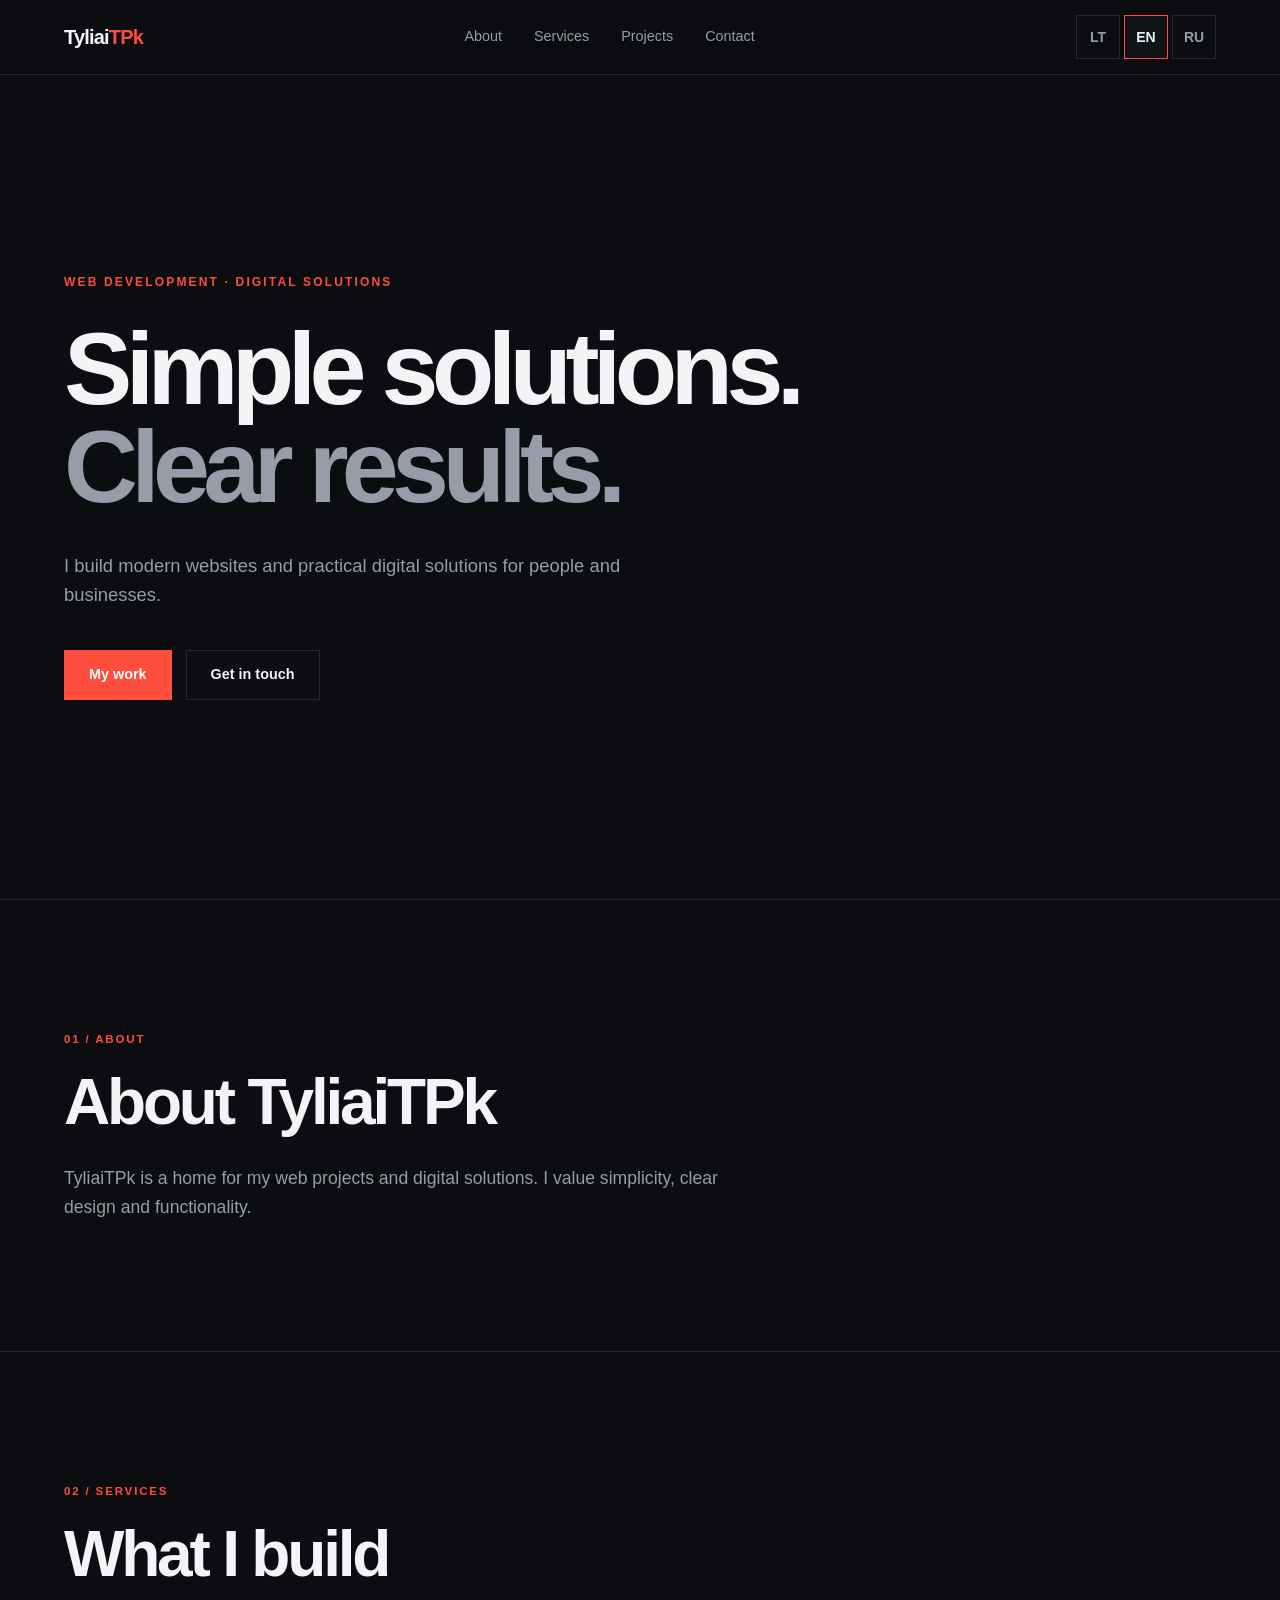
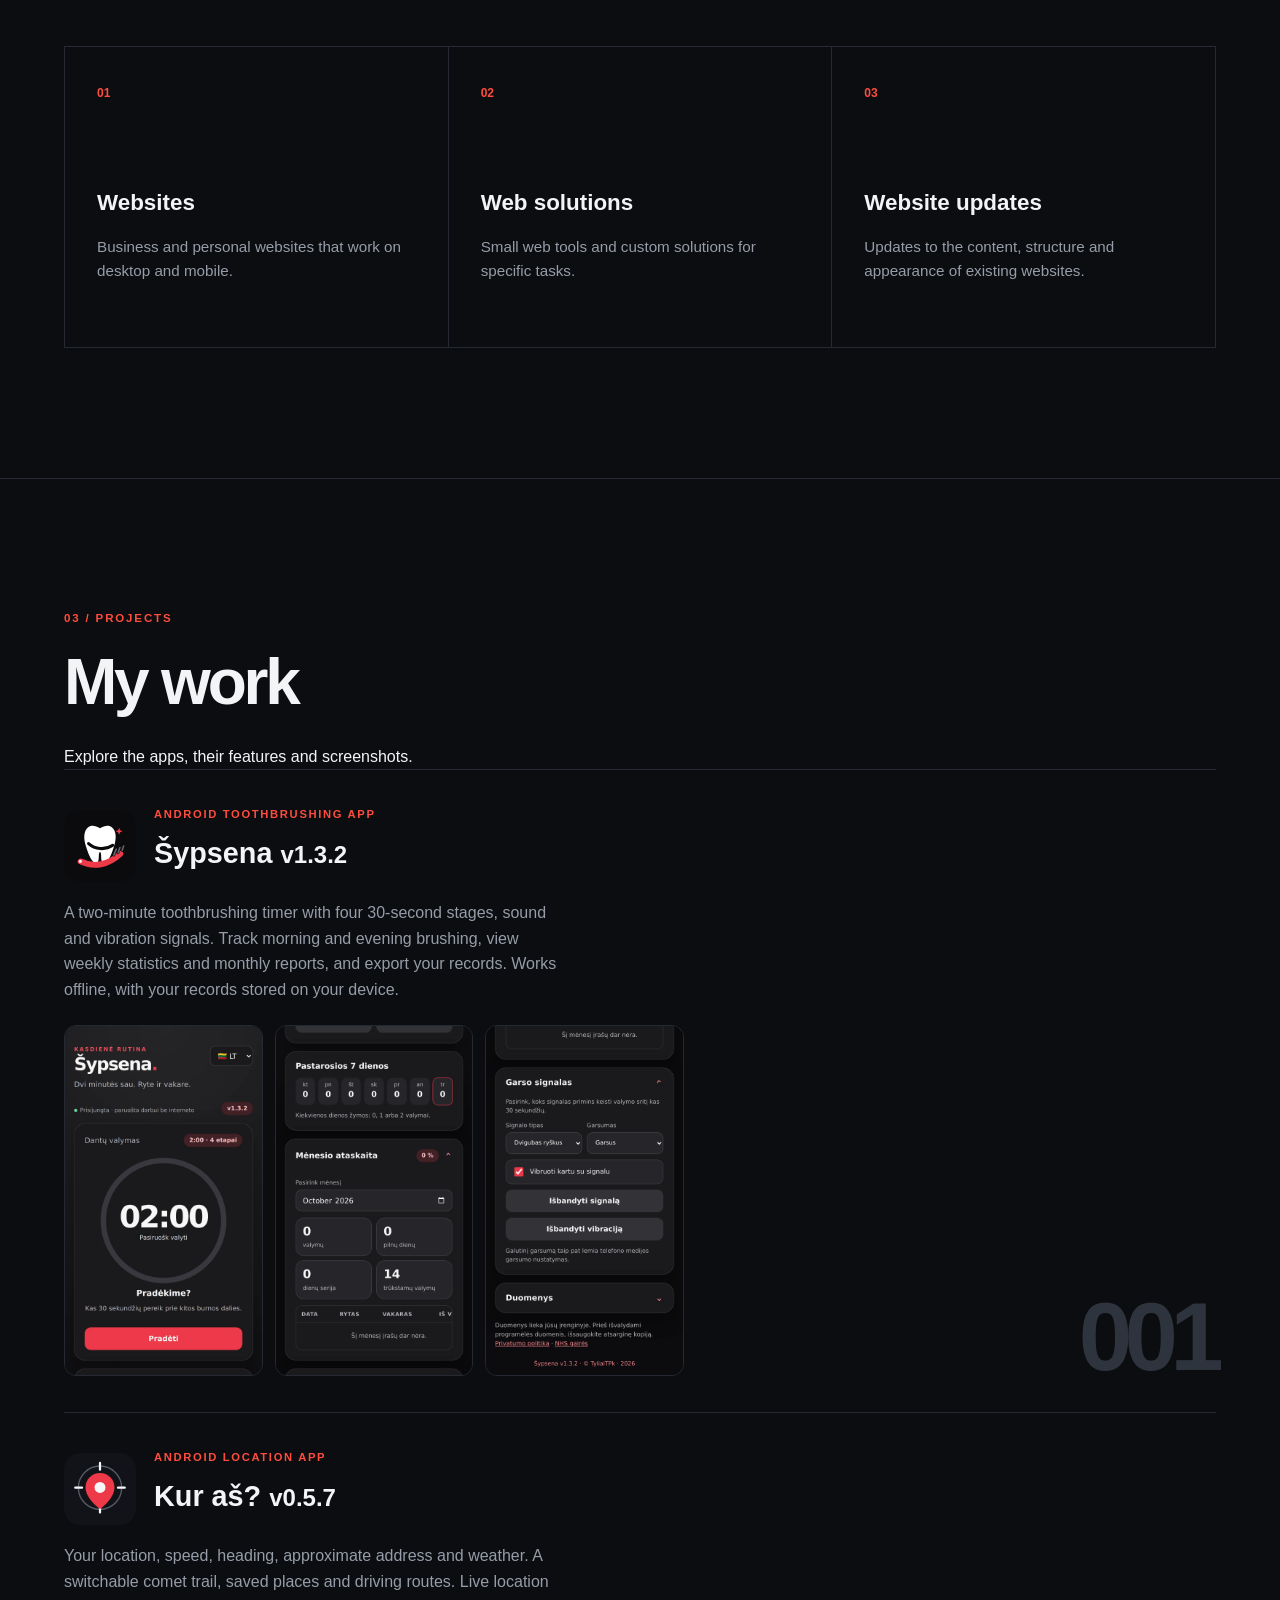
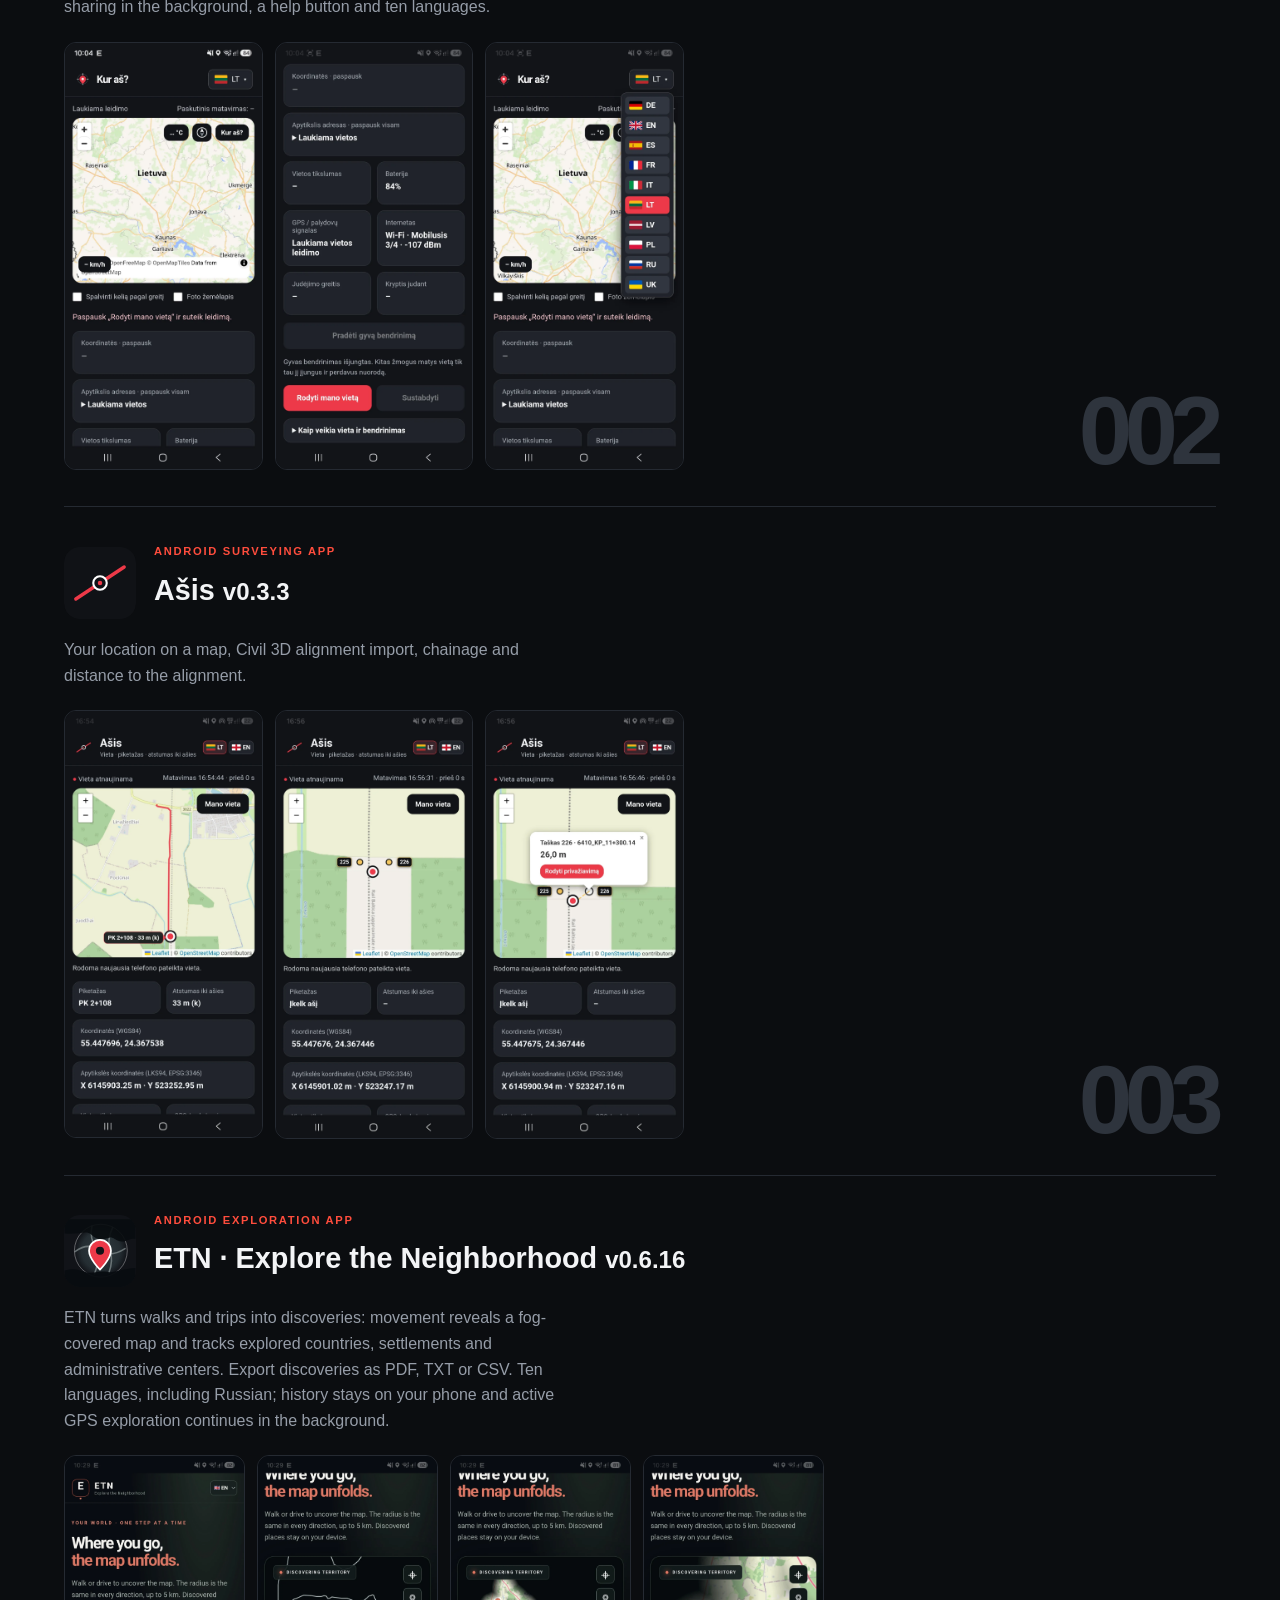
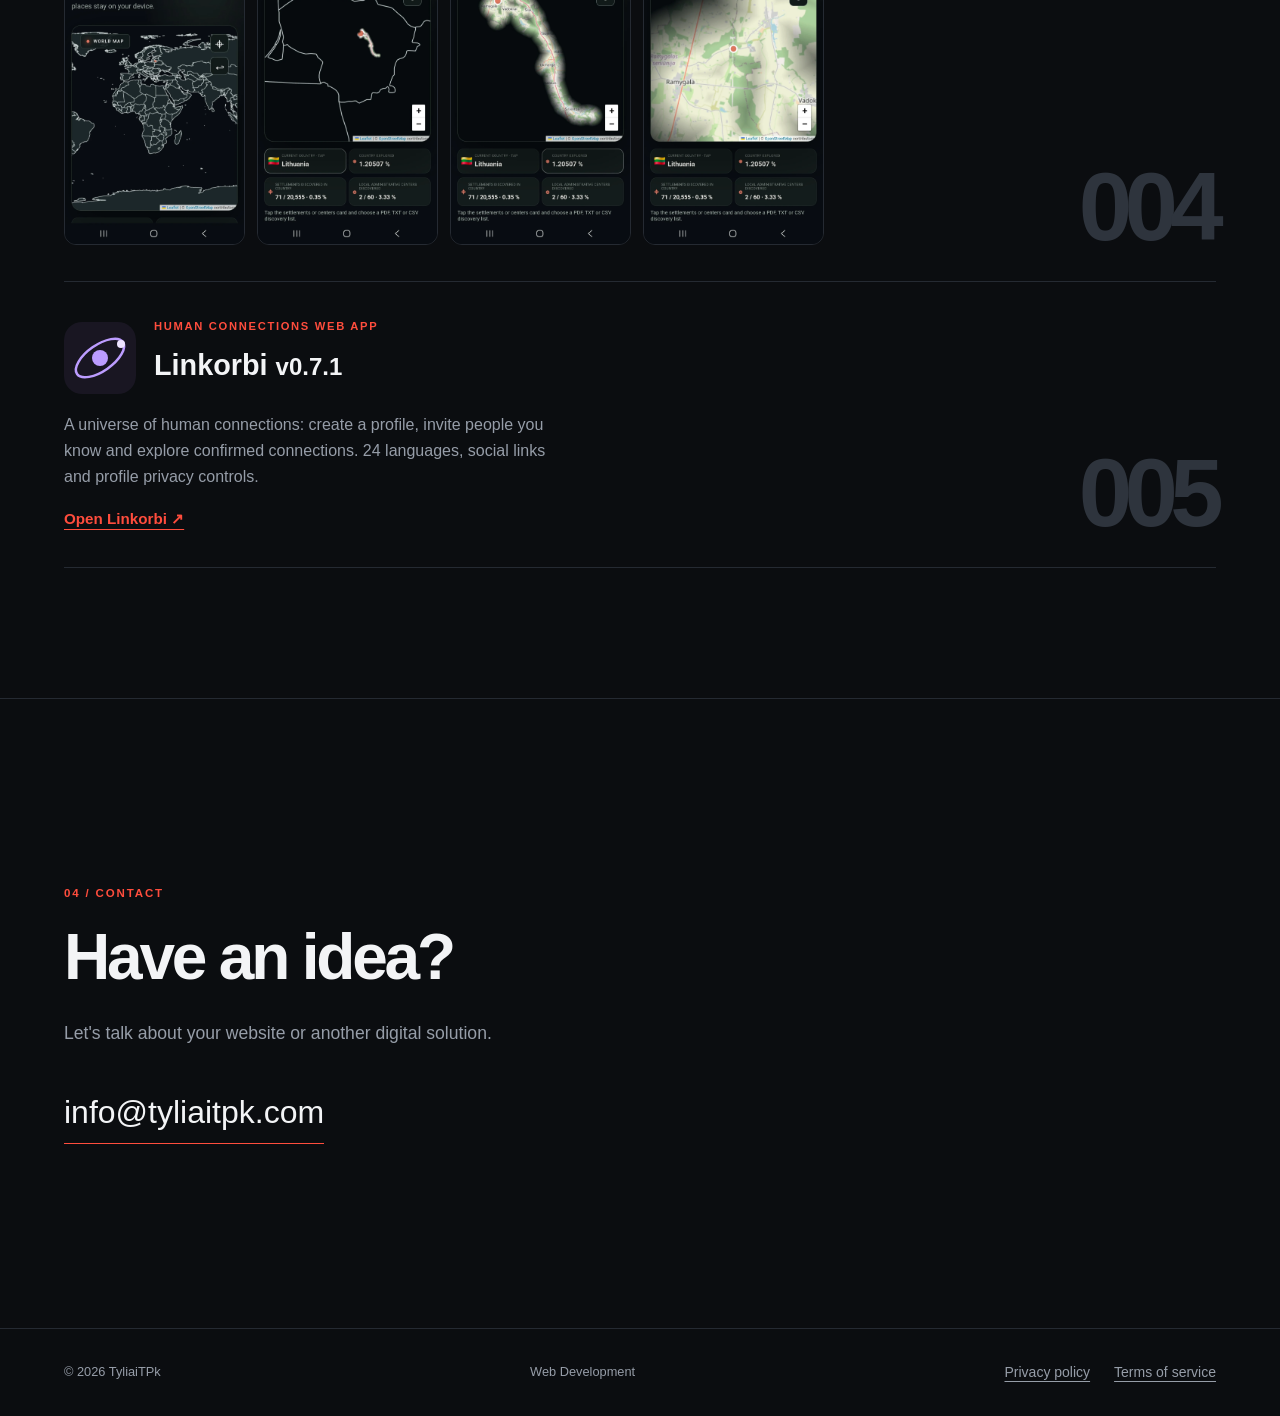
<file: index.html>
<!DOCTYPE html>
<html lang="lt">
<head>
  <meta charset="UTF-8">
  <meta name="viewport" content="width=device-width, initial-scale=1.0">

  <title>TyliaiTPk | Web Development</title>

  <meta
    name="description"
    content="TyliaiTPk – interneto svetainių ir funkcionalių skaitmeninių sprendimų kūrimas."
  >

  <link rel="icon" type="image/svg+xml" href="icons/tyliaitpk-favicon.svg?v=2">
  <link rel="stylesheet" href="style.css?v=20261007-heading">
  <meta name="google-site-verification" content="fR3B6lPczvGuKoL6mx0SzPFhfRZXC0taH7B-RqDZt-U" />
</head>

<body>

  <header class="header">
    <div class="container nav">

      <a href="#home" class="logo">
        Tyliai<span>TPk</span>
      </a>

      <nav aria-label="Pagrindinis meniu" data-i18n-aria="navigation">
        <a href="#about" data-i18n="navAbout">Apie</a>
        <a href="#services" data-i18n="navServices">Paslaugos</a>
        <a href="#projects" data-i18n="navProjects">Projektai</a>
        <a href="#contact" data-i18n="navContact">Kontaktai</a>
      </nav>
      <div class="language-switch" role="group" aria-label="Kalba / Language">
        <button type="button" data-language="lt" lang="lt" aria-label="Lietuvių" aria-pressed="true">LT</button>
        <button type="button" data-language="en" lang="en" aria-label="English" aria-pressed="false">EN</button>
        <button type="button" data-language="ru" lang="ru" aria-label="Русский" aria-pressed="false">RU</button>
      </div>

    </div>
  </header>


  <main>

    <!-- HERO -->

    <section id="home" class="hero">
      <div class="container hero-content">

        <p class="eyebrow" data-i18n="eyebrow">
          INTERNETO SVETAINIŲ KŪRIMAS · SKAITMENINIAI SPRENDIMAI
        </p>

        <h1>
          <span class="hero-lead" data-i18n="heroLead">Paprasti sprendimai.</span><br>
          <span data-i18n="heroResult">Aiškus rezultatas.</span>
        </h1>

        <p class="hero-text" data-i18n="heroText">
          Kuriu modernias interneto svetaines ir funkcionalius
          skaitmeninius sprendimus žmonėms bei verslui.
        </p>

        <div class="hero-buttons">
          <a href="#projects" class="button primary" data-i18n="myWork">
            Mano darbai
          </a>

          <a href="#contact" class="button secondary" data-i18n="contactButton">
            Susisiekti
          </a>
        </div>

      </div>
    </section>


    <!-- ABOUT -->

    <section id="about" class="section">
      <div class="container">

        <p class="section-label" data-i18n="aboutLabel">01 / APIE</p>

        <h2 data-i18n="aboutTitle">Apie TyliaiTPk</h2>

        <p class="section-text" data-i18n="aboutText">
          TyliaiTPk – mano kuriamų interneto projektų ir skaitmeninių
          sprendimų erdvė. Vertinu paprastumą, aiškų dizainą ir
          funkcionalumą.
        </p>

      </div>
    </section>


    <!-- SERVICES -->

    <section id="services" class="section">
      <div class="container">

        <p class="section-label" data-i18n="servicesLabel">02 / PASLAUGOS</p>

        <h2 data-i18n="servicesTitle">Ką kuriu</h2>

        <div class="cards">

          <article class="card">
            <span>01</span>
            <h3 data-i18n="websitesTitle">Interneto svetainės</h3>
            <p data-i18n="websitesText">
              Reprezentacinės ir asmeninės interneto svetainės,
              pritaikytos kompiuteriams ir telefonams.
            </p>
          </article>

          <article class="card">
            <span>02</span>
            <h3 data-i18n="toolsTitle">Web sprendimai</h3>
            <p data-i18n="toolsText">
              Nedideli internetiniai įrankiai ir individualūs
              sprendimai konkrečioms užduotims.
            </p>
          </article>

          <article class="card">
            <span>03</span>
            <h3 data-i18n="updatesTitle">Atnaujinimas</h3>
            <p data-i18n="updatesText">
              Esamų svetainių turinio, struktūros ir išvaizdos
              atnaujinimas.
            </p>
          </article>

        </div>

      </div>
    </section>


    <!-- PROJECTS -->

    <section id="projects" class="section">
      <div class="container">

        <p class="section-label" data-i18n="projectsLabel">03 / PROJEKTAI</p>

        <h2 data-i18n="myWork">Mano darbai</h2>
        <p data-i18n="projectsIntro">Susipažinkite su programėlėmis, jų funkcijomis ir ekrano vaizdais.</p>

        <div class="project" hidden>

          <div>
            <div class="project-heading">
              <img class="project-icon" src="icons/darbo-valandos.svg" alt="" width="72" height="72" loading="lazy">
              <div>
                <p class="project-type" data-i18n="webApp">WEB PROGRAMĖLĖ · DEMO</p>
                <h3>Darbo valandos</h3>
              </div>
            </div>

            <p data-i18n="workText">
              Mobiliesiems įrenginiams pritaikytas darbo laiko
              registravimo įrankis.
            </p>
            <div class="project-links">
              <a href="demo/darbo-valandos/index.html" target="_blank" rel="noopener noreferrer" data-i18n="openDemo">Atidaryti demonstraciją ↗</a>
            </div>
          </div>

          <span class="project-number">
            001
          </span>

        </div>

        <div class="project" id="sypsena">
          <div>
            <div class="project-heading">
              <img class="project-icon" src="icons/sypsena.svg" alt="" width="72" height="72" loading="lazy">
              <div>
                <p class="project-type" data-i18n="smileApp">DANTŲ VALYMO ANDROID PROGRAMĖLĖ</p>
                <h3>Šypsena <small>v1.3.2</small></h3>
              </div>
            </div>
            <p data-i18n="smileText">Dviejų minučių dantų valymo laikmatis su keturiais 30 sekundžių etapais, garso ir vibracijos signalais. Sek ryto ir vakaro valymus, peržiūrėk savaitės statistiką bei mėnesio ataskaitas ir eksportuok duomenis. Veikia be interneto, o įrašai lieka tavo įrenginyje.</p>
            <div class="axis-previews" aria-label="Šypsena — ekrano vaizdai / screenshots">
              <a href="apps/sypsena/screen-01.webp" rel="noopener"><img src="apps/sypsena/screen-01.webp" alt="Šypsena — dantų valymo laikmatis / toothbrushing timer" width="1080" height="1920" loading="lazy"></a>
              <a href="apps/sypsena/screen-02.webp" rel="noopener"><img src="apps/sypsena/screen-02.webp" alt="Šypsena — savaitės statistika ir mėnesio ataskaita / weekly statistics and monthly report" width="1080" height="1920" loading="lazy"></a>
              <a href="apps/sypsena/screen-03.webp" rel="noopener"><img src="apps/sypsena/screen-03.webp" alt="Šypsena — garso ir vibracijos nustatymai / sound and vibration settings" width="1080" height="1920" loading="lazy"></a>
            </div>
          </div>
          <span class="project-number">001</span>
        </div>

        <div class="project" hidden>
          <div>
            <div class="project-heading">
              <img class="project-icon" src="icons/fin-gidas.svg" alt="" width="72" height="72" loading="lazy">
              <div>
                <p class="project-type" data-i18n="financeApp">FINANSŲ ĮRANKIS · DEMO</p>
                <h3>Fin’gidas</h3>
              </div>
            </div>
            <p data-i18n="financeText">Interaktyvi pajamų ir išlaidų peržiūra su pavyzdiniais duomenimis.</p>
            <div class="project-links">
              <a href="demo/fin-gidas/index.html" target="_blank" rel="noopener noreferrer" data-i18n="openDemo">Atidaryti demonstraciją ↗</a>
            </div>
          </div>
          <span class="project-number">003</span>
        </div>

        <div class="project">
          <div>
            <div class="project-heading">
              <img class="project-icon" src="icons/kur-as.svg" alt="" width="72" height="72" loading="lazy">
              <div>
                <p class="project-type" data-i18n="locationApp">VIETOS ANDROID PROGRAMĖLĖ</p>
                <h3>Kur aš? <small>v0.5.7</small></h3>
              </div>
            </div>
            <p data-i18n="locationText">Tavo vieta, greitis, kryptis, apytikslis adresas ir oras. Įjungiama kometos uodega, išsaugoti taškai ir maršrutai keliais. Gyvas vietos bendrinimas fone, pagalbos mygtukas ir 10 kalbų.</p>
            <div class="axis-previews" aria-label="Kur aš? — ekrano vaizdai / screenshots">
              <a href="apps/kur-as/screen-01.webp" rel="noopener"><img src="apps/kur-as/screen-01.webp" alt="Kur aš? — pagrindinis žemėlapio ekranas" width="945" height="2048" loading="lazy"></a>
              <a href="apps/kur-as/screen-02.webp" rel="noopener"><img src="apps/kur-as/screen-02.webp" alt="Kur aš? — telefono ir GPS informacija" width="945" height="2048" loading="lazy"></a>
              <a href="apps/kur-as/screen-03.webp" rel="noopener"><img src="apps/kur-as/screen-03.webp" alt="Kur aš? — kalbų pasirinkimas" width="945" height="2048" loading="lazy"></a>
            </div>
          </div>
          <span class="project-number">002</span>
        </div>

        <div class="project">
          <div>
            <div class="project-heading">
              <img class="project-icon" src="icons/asis.svg?v=2" alt="" width="72" height="72" loading="lazy">
              <div>
                <p class="project-type" data-i18n="surveyApp">GEODEZINĖ ANDROID PROGRAMĖLĖ</p>
                <h3>Ašis <small>v0.3.3</small></h3>
              </div>
            </div>
            <p data-i18n="axisText">Vieta žemėlapyje, Civil 3D ašies importas, piketažas ir atstumas iki ašies.</p>
            <div class="axis-previews" aria-label="Ašis — ekrano vaizdai / screenshots">
              <a href="apps/asis/screen-03.webp" rel="noopener"><img src="apps/asis/screen-03.webp" alt="Ašis — piketažas ir atstumas iki ašies / chainage and distance to alignment" width="945" height="2048" loading="lazy"></a>
              <a href="apps/asis/screen-08.webp" rel="noopener"><img src="apps/asis/screen-08.webp" alt="Ašis — matavimo taškai / survey points" width="945" height="2048" loading="lazy"></a>
              <a href="apps/asis/screen-09.webp" rel="noopener"><img src="apps/asis/screen-09.webp" alt="Ašis — pasirinkto taško informacija / selected point details" width="945" height="2048" loading="lazy"></a>
            </div>
          </div>
          <span class="project-number">003</span>
        </div>

        <div class="project">
          <div>
            <div class="project-heading">
              <img class="project-icon" src="icons/etn.svg" alt="" width="72" height="72" loading="lazy">
              <div>
                <p class="project-type" data-i18n="mapApp">TYRINĖJIMO ANDROID PROGRAMĖLĖ</p>
                <h3>ETN · Explore the Neighborhood <small>v0.6.16</small></h3>
              </div>
            </div>
            <p data-i18n="etnText">ETN paverčia pasivaikščiojimus ir keliones atradimais: judant atsiveria rūku uždengtas žemėlapis, skaičiuojamos atrastos šalys, gyvenvietės ir administraciniai centrai. Atradimus eksportuok į PDF, TXT ar CSV. Dešimt kalbų, įskaitant rusų; istorija saugoma telefone, o įjungtas GPS tyrinėjimas tęsiasi fone.</p>
            <div class="axis-previews etn-previews" aria-label="ETN — ekrano vaizdai / screenshots">
              <a href="apps/etn/screen-01.webp" rel="noopener"><img src="apps/etn/screen-01.webp" alt="ETN — pasaulio žemėlapis / world map" width="945" height="2048" loading="lazy"></a>
              <a href="apps/etn/screen-02.webp" rel="noopener"><img src="apps/etn/screen-02.webp" alt="ETN — atrastų vietų statistika / discovery statistics" width="945" height="2048" loading="lazy"></a>
              <a href="apps/etn/screen-03.webp" rel="noopener"><img src="apps/etn/screen-03.webp" alt="ETN — kelionėje atidengtas žemėlapis / revealed travel route" width="945" height="2048" loading="lazy"></a>
              <a href="apps/etn/screen-04.webp" rel="noopener"><img src="apps/etn/screen-04.webp" alt="ETN — tyrinėjimas prie Ramygalos / local exploration" width="945" height="2048" loading="lazy"></a>
            </div>
          </div>
          <span class="project-number">004</span>
        </div>

        <div class="project" id="linkorbi">
          <div>
            <div class="project-heading">
              <img class="project-icon" src="icons/linkorbi.svg" alt="" width="72" height="72" loading="lazy">
              <div>
                <p class="project-type" data-i18n="linkorbiType">ŽMONIŲ RYŠIŲ WEB PROGRAMĖLĖ</p>
                <h3>Linkorbi <small data-linkorbi-version>v0.7.1</small></h3>
              </div>
            </div>
            <p data-i18n="linkorbiText">Žmonių ryšių visata: susikurk profilį, pakviesk pažįstamus ir tyrinėk patvirtintus ryšius. 24 kalbos, socialinių tinklų nuorodos ir profilio privatumo nustatymai.</p>
            <div class="project-links">
              <a href="https://linkorbi.tyliaitpk.com/" target="_blank" rel="noopener noreferrer" data-i18n="linkorbiOpen">Atverti Linkorbi ↗</a>
            </div>
          </div>
          <span class="project-number">005</span>
        </div>

      </div>
    </section>


    <!-- CONTACT -->

    <section id="contact" class="section contact">
      <div class="container">

        <p class="section-label" data-i18n="contactLabel">04 / KONTAKTAI</p>

        <h2 data-i18n="contactTitle">Turite idėją?</h2>

        <p class="section-text" data-i18n="contactText">
          Galime aptarti interneto svetainę ar kitą skaitmeninį
          sprendimą.
        </p>

        <a href="mailto:info@tyliaitpk.com" class="contact-link">
          info@tyliaitpk.com
        </a>

      </div>
    </section>

  </main>


  <footer>
    <div class="container footer-content">

      <p>© <span id="year"></span> TyliaiTPk</p>

      <p data-i18n="footer">Web Development</p>
      <nav class="footer-links" aria-label="Teisinė informacija" data-i18n-aria="legalNavigation">
        <a href="privacy.html" data-i18n="privacyLink">Privatumo politika</a>
        <a href="terms.html" data-i18n="termsLink">Paslaugų teikimo sąlygos</a>
      </nav>

    </div>
  </footer>


  <script src="app.js?v=20261009-linkorbi021"></script>


  <script>
    (() => {
      const label = document.querySelector('#linkorbi [data-linkorbi-version]');
      if (!label) return;
      let loading = false;
      async function refreshLinkorbiVersion() {
        if (loading || document.hidden) return;
        loading = true;
        const controller = new AbortController();
        const timeout = setTimeout(() => controller.abort(), 5000);
        try {
          const response = await fetch('https://linkorbi.tyliaitpk.com/api/version', {
            credentials: 'omit', cache: 'no-store', signal: controller.signal
          });
          if (!response.ok) return;
          const release = await response.json();
          if (release.name === 'Linkorbi' && typeof release.version === 'string' &&
              /^\d+\.\d+\.\d+$/.test(release.version)) {
            label.textContent = 'v' + release.version;
          }
        } catch {
          // Keep the last displayed version when Linkorbi is temporarily unavailable.
        } finally {
          clearTimeout(timeout);
          loading = false;
        }
      }
      refreshLinkorbiVersion();
      setInterval(refreshLinkorbiVersion, 60000);
      document.addEventListener('visibilitychange', refreshLinkorbiVersion);
    })();
  </script>

</body>
</html>
</file>
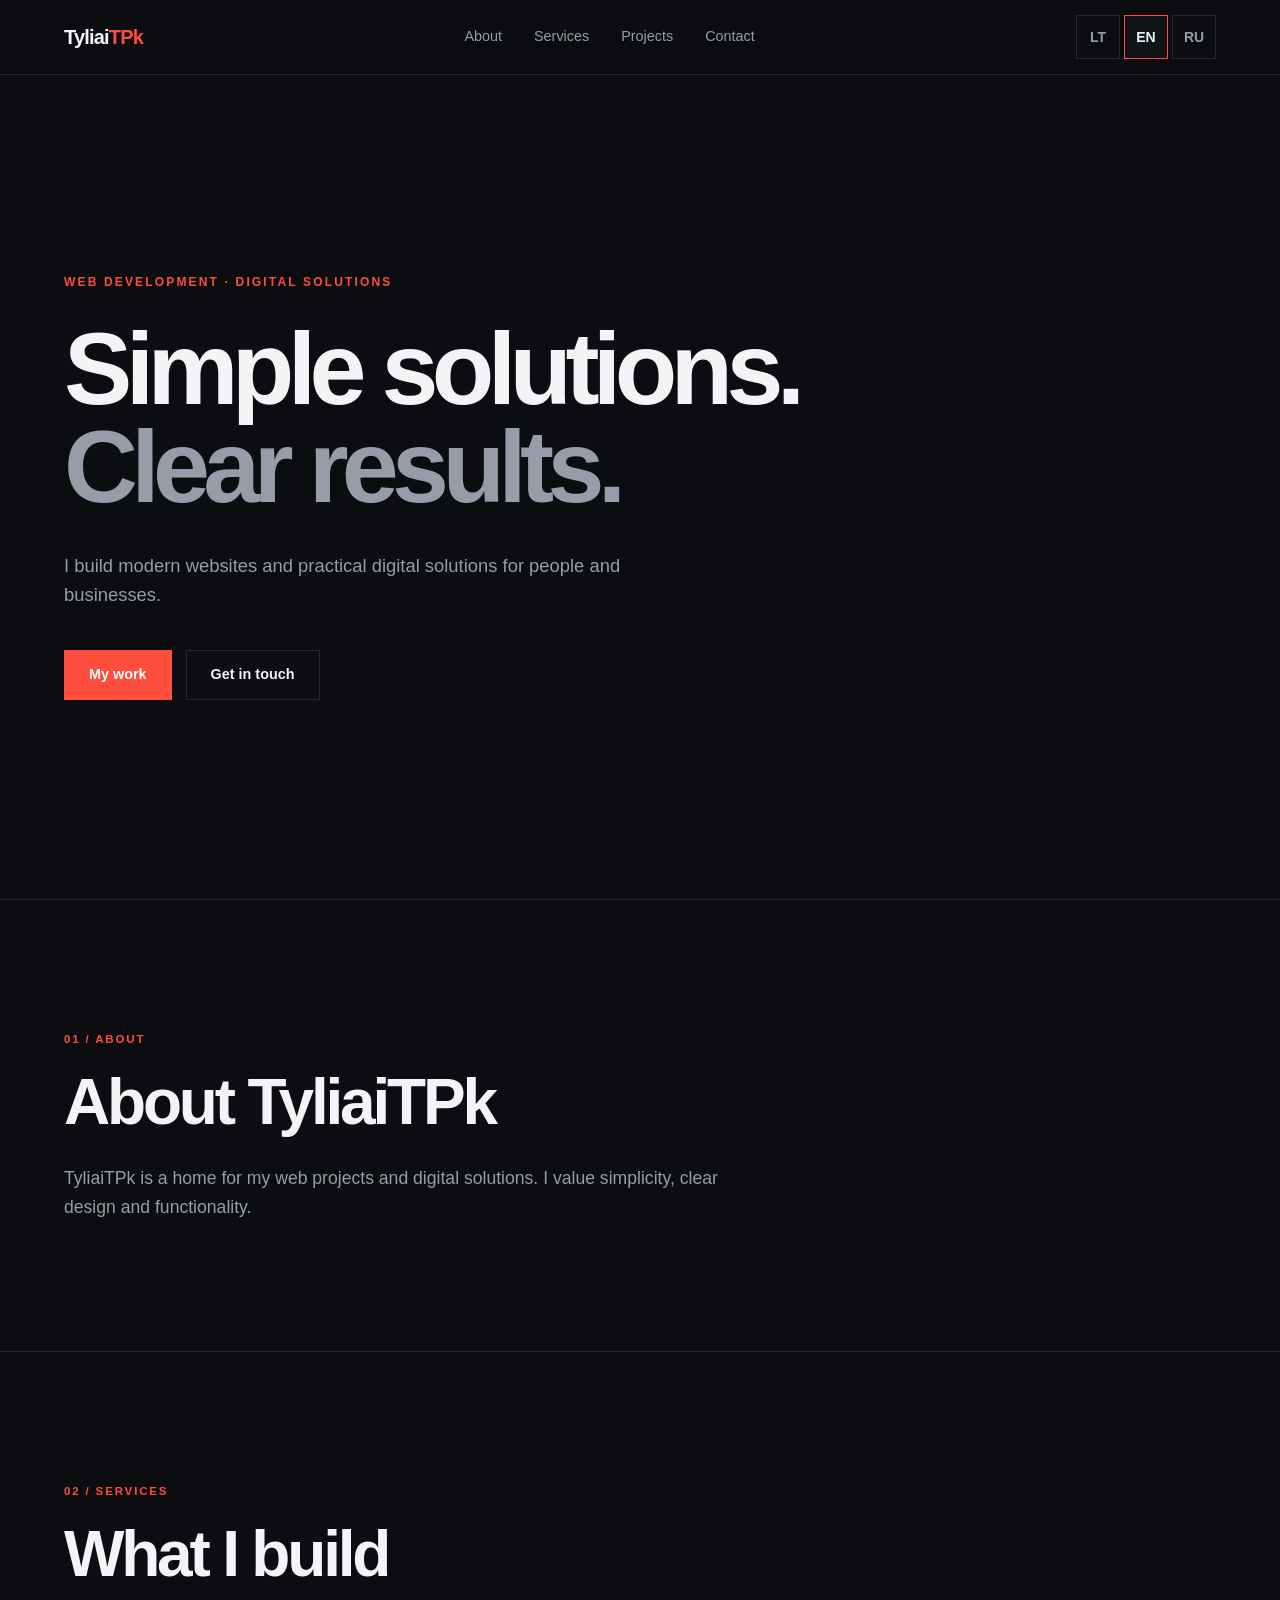
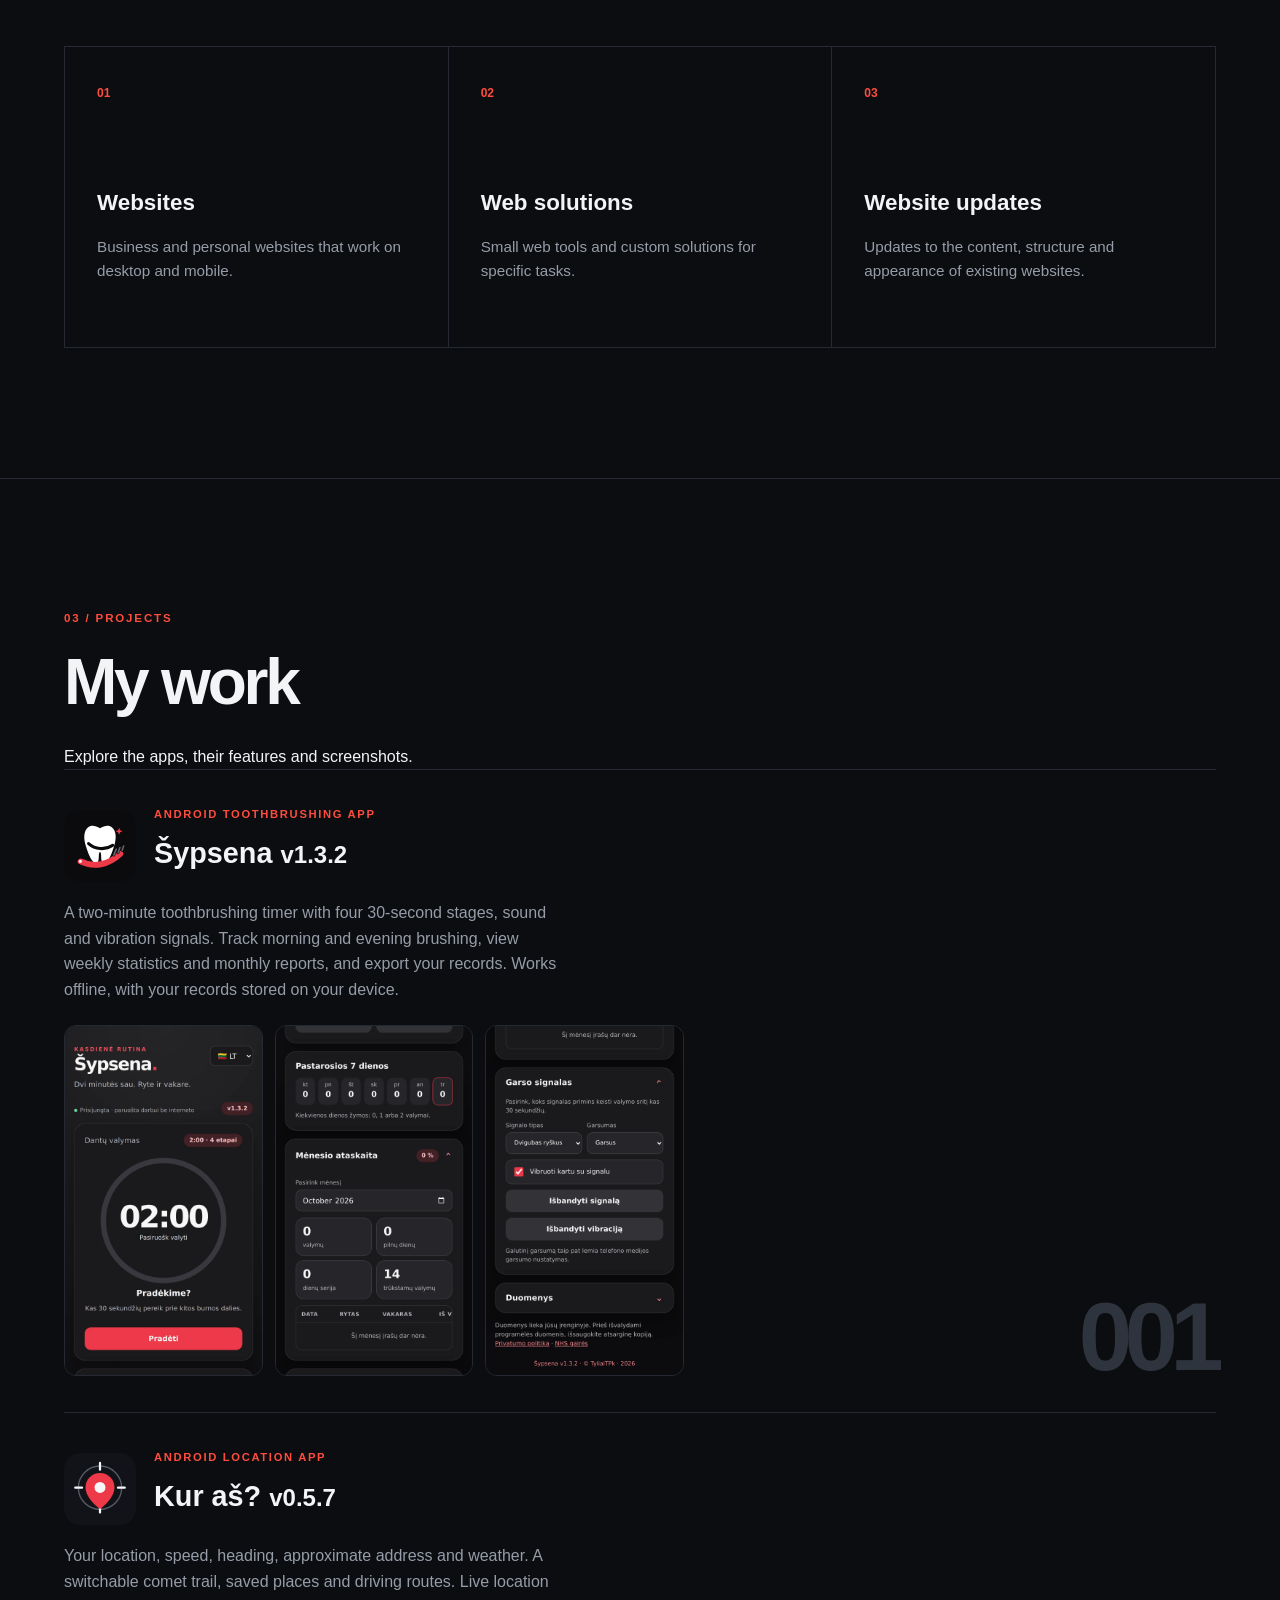
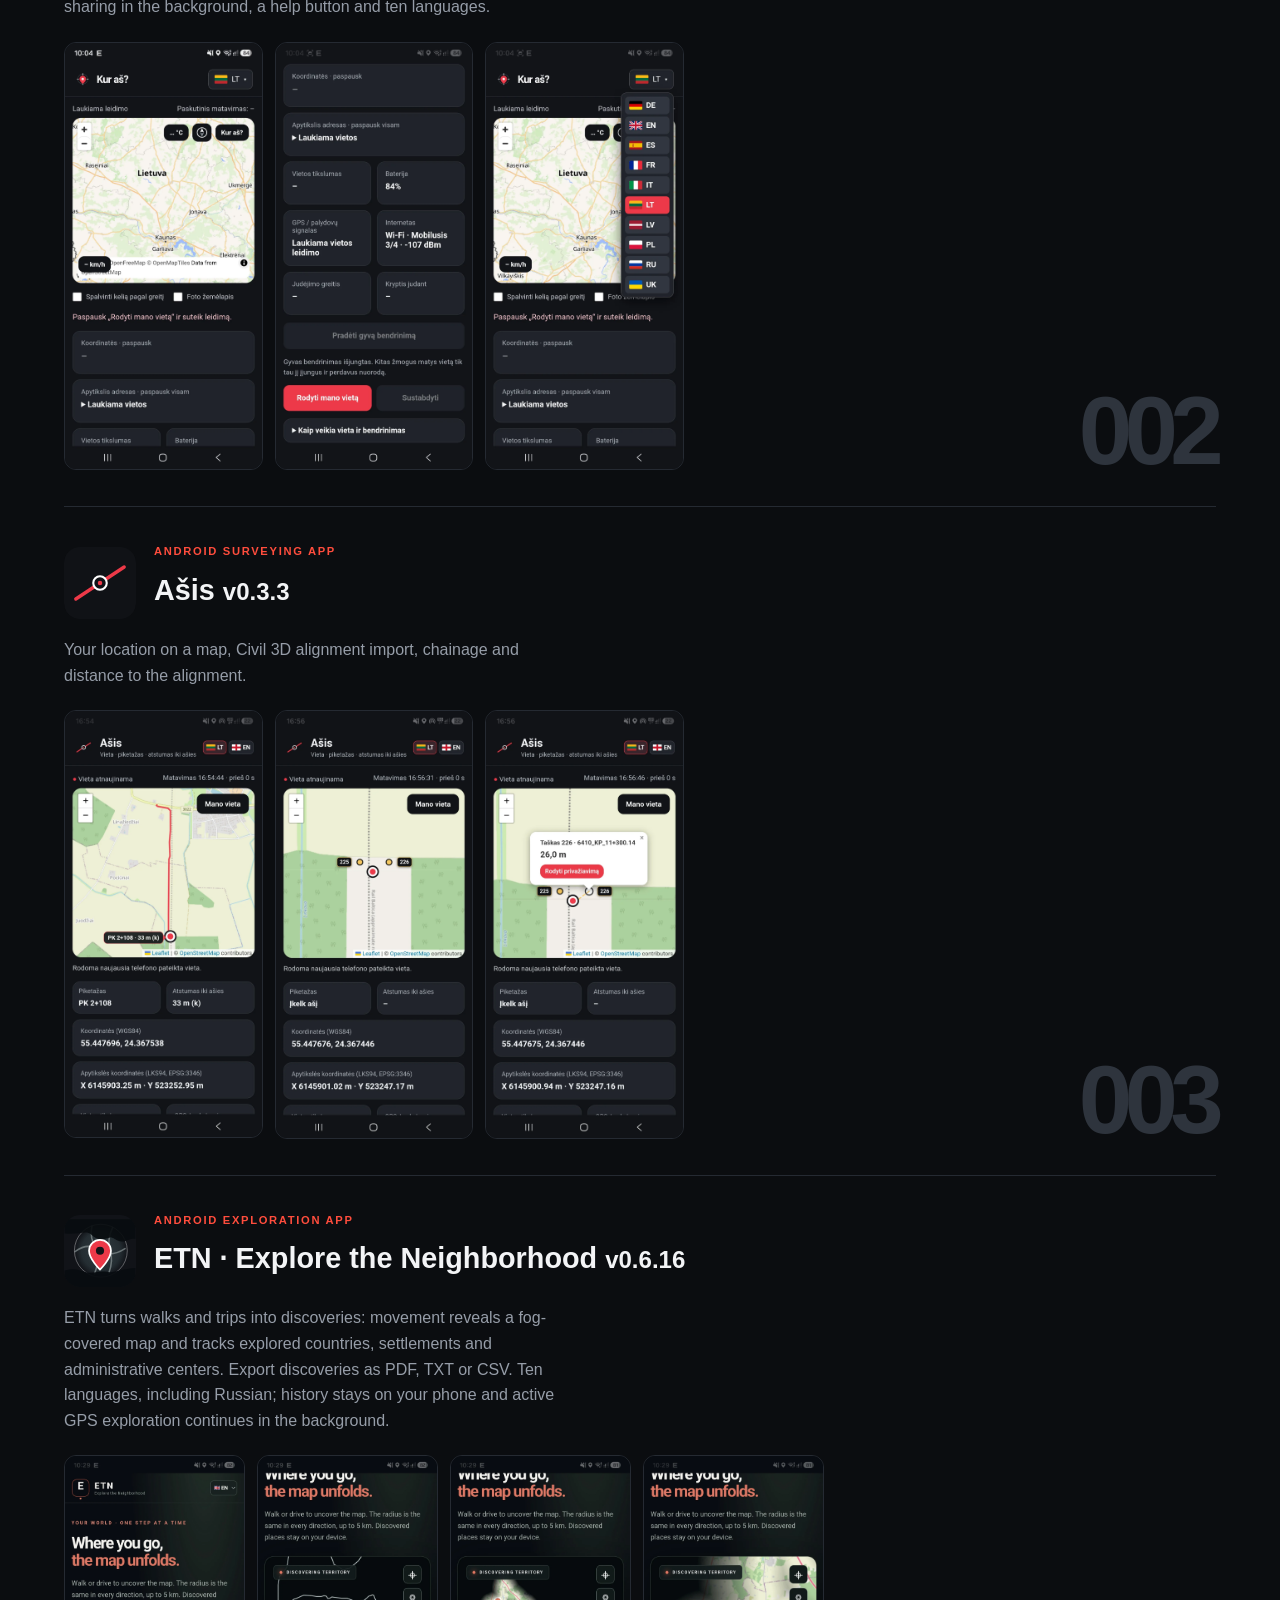
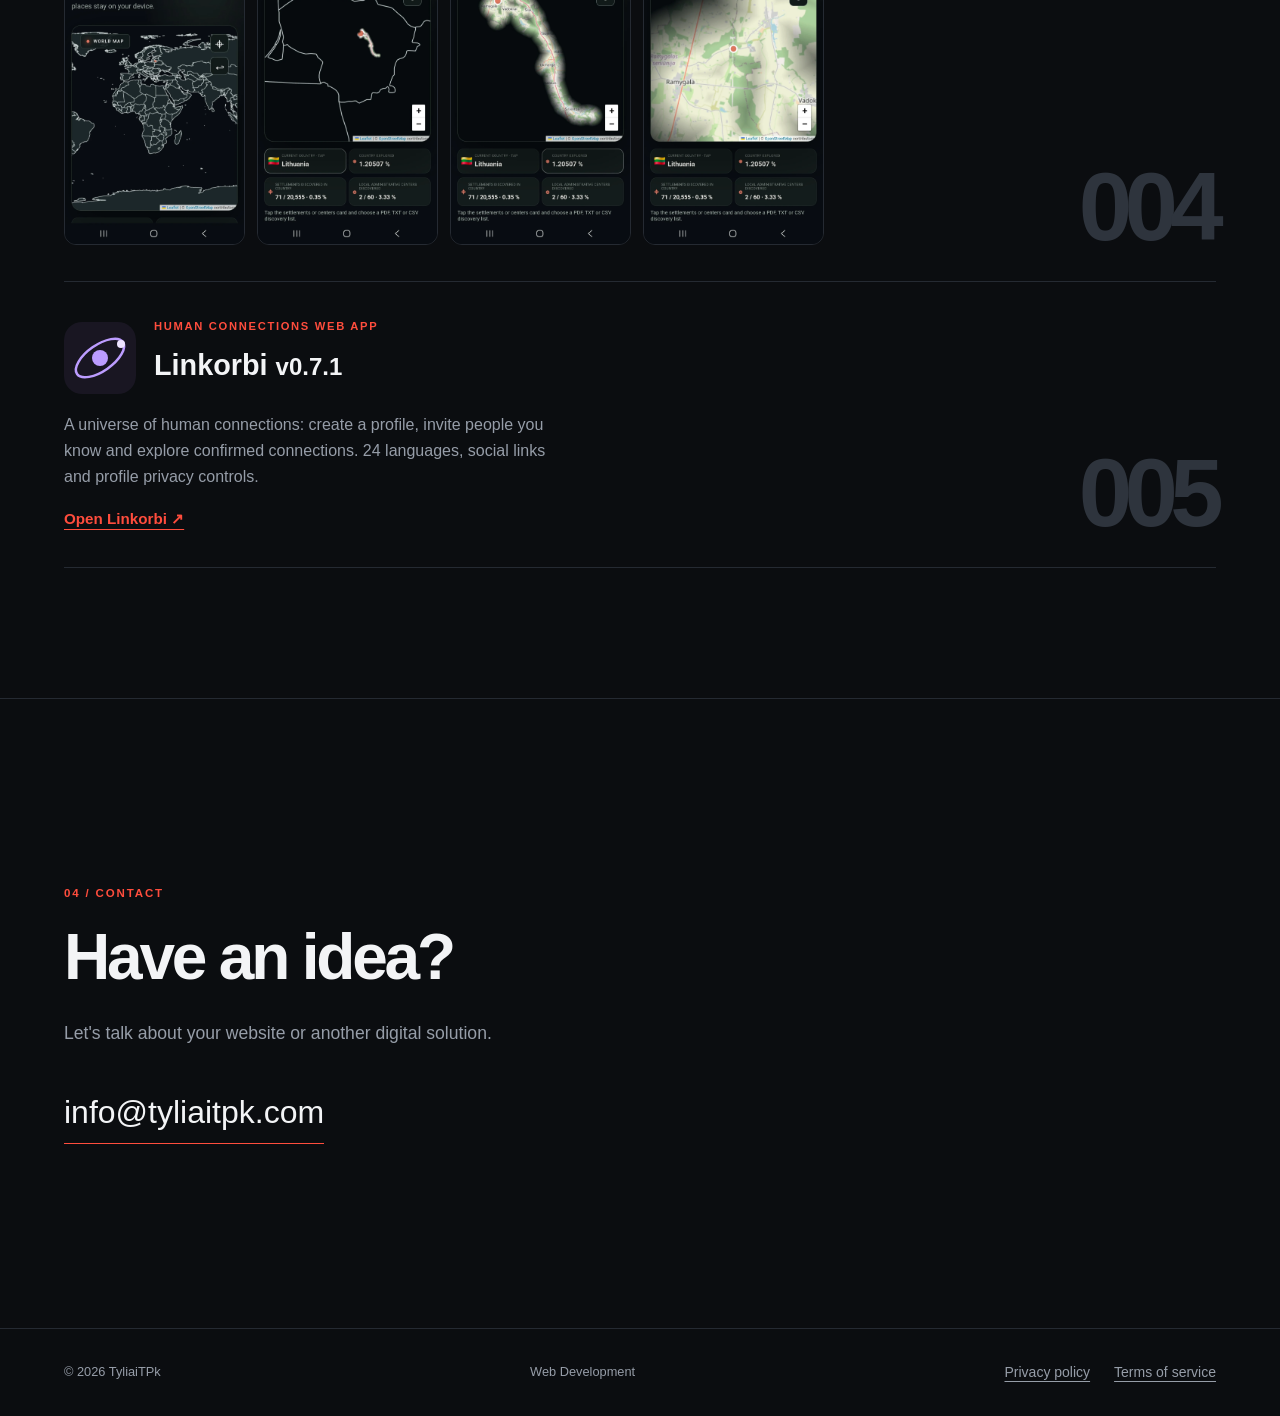
<file: demo/asis/index.html>
<!doctype html><html lang="lt"><head><meta charset="utf-8"><meta name="viewport" content="width=device-width,initial-scale=1"><meta http-equiv="refresh" content="0;url=../../#projects"><title>Ašis | TyliaiTPk</title><link rel="canonical" href="https://tyliaitpk.com/#projects"></head><body><a href="../../#projects">Ašis – aprašymas ir ekrano vaizdai / App details and screenshots</a><script>location.replace('../../'+location.search+'#projects');</script></body></html>
</file>
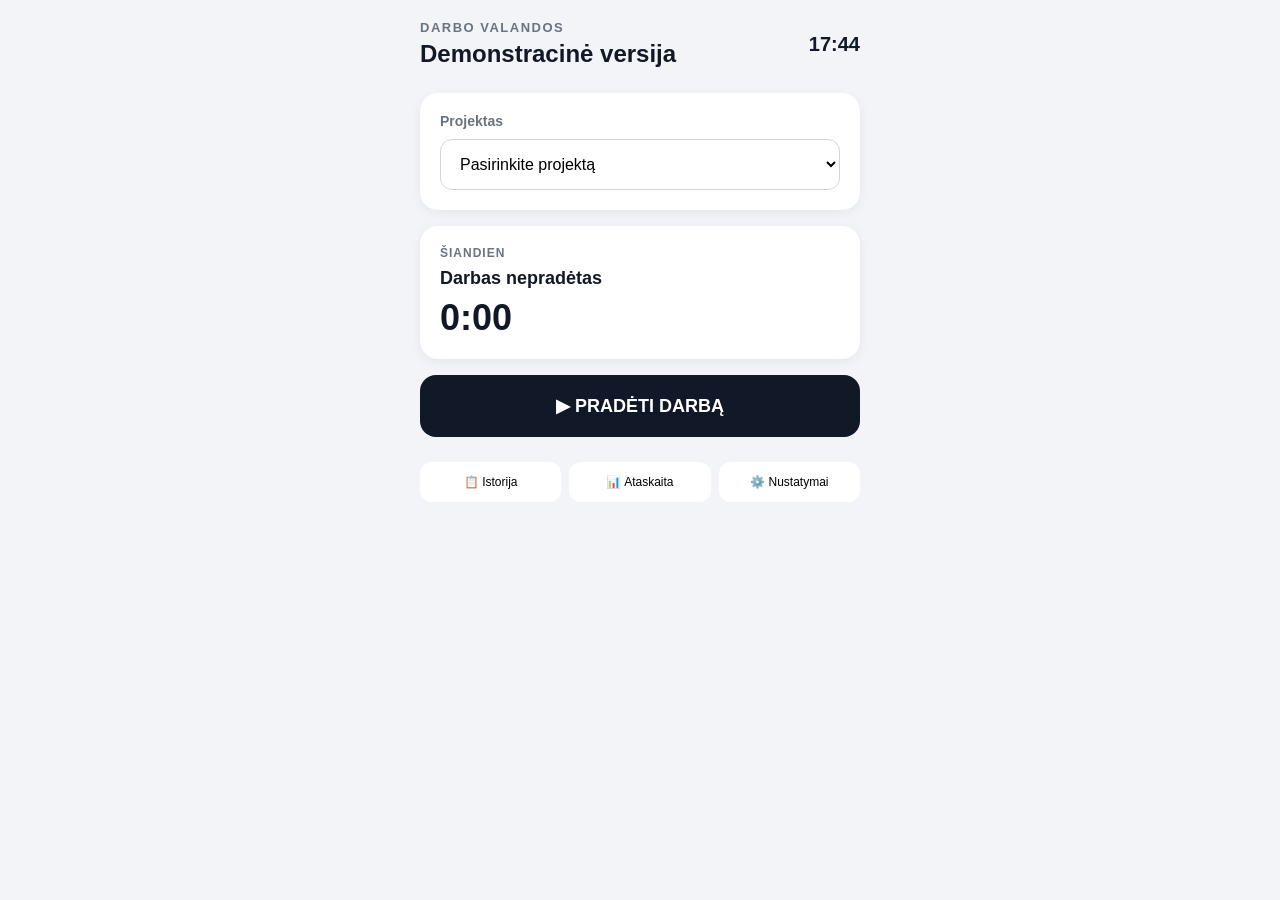
<file: demo/darbo-valandos/index.html>
<!DOCTYPE html>
<html lang="lt">

<head>

    <meta charset="UTF-8">

    <meta
        name="viewport"
        content="width=device-width, initial-scale=1.0"
    >

    <title>Darbo valandos</title>
    <link rel="icon" type="image/svg+xml" href="icons/icon.svg">

    <link
        rel="stylesheet"
        href="style.css"
    >

</head>


<body>

    <main class="app">


        <!-- ==========================
             ANTRAŠTĖ
        =========================== -->

        <header class="header">

            <div>

                <div class="app-title">
                    DARBO VALANDOS
                </div>

                <div class="greeting">
                    Demonstracinė versija
                </div>

            </div>

            <div
                class="clock"
                id="clock"
            >
                00:00
            </div>

        </header>


        <!-- ==========================
             PROJEKTAS
        =========================== -->

        <section class="card">

            <label for="project">
                Projektas
            </label>

            <select id="project">

                <option value="">
                    Pasirinkite projektą
                </option>

                <option value="P-001">
                    P-001 – Kelio rekonstrukcija
                </option>

                <option value="P-002">
                    P-002 – Objekto geodeziniai matavimai
                </option>

                <option value="P-003">
                    P-003 – Statybos darbai
                </option>

            </select>

        </section>


        <!-- ==========================
             ŠIANDIEN
        =========================== -->

        <section class="status-card">

            <div class="status-label">
                ŠIANDIEN
            </div>

            <div
                class="status"
                id="status"
            >
                Darbas nepradėtas
            </div>

            <div
                class="work-time"
                id="workTime"
            >
                0:00
            </div>

        </section>


        <!-- ==========================
             DARBO ĮRAŠAS
        =========================== -->

        <section
            class="finish-card"
            id="finishCard"
            style="display: none;"
        >

            <div class="status-label">
                DARBO ĮRAŠAS
            </div>

            <h2>
                Darbas baigtas
            </h2>

            <div
                id="finishedTime"
                class="finished-time"
            >
                00:00 – 00:00
            </div>


            <!-- ======================
                 DARBŲ PAVADINIMAS
            ======================= -->

            <label for="workType">
                Darbų pavadinimas
            </label>

            <select id="workType">

                <option value="">
                    Pasirinkite darbų pavadinimą
                </option>

                <option value="Geodeziniai matavimai">
                    Geodeziniai matavimai
                </option>

                <option value="Kontrolinė geodezinė nuotrauka">
                    Kontrolinė geodezinė nuotrauka
                </option>

                <option value="Ašių nužymėjimas">
                    Ašių nužymėjimas
                </option>

                <option value="Aukščių nužymėjimas">
                    Aukščių nužymėjimas
                </option>

                <option value="Statinių nužymėjimas">
                    Statinių nužymėjimas
                </option>

                <option value="Kadastriniai matavimai">
                    Kadastriniai matavimai
                </option>

                <option value="Kita">
                    Kita
                </option>

            </select>


            <!-- ======================
                 KITA
            ======================= -->

            <div
                id="customWorkTypeContainer"
                style="display: none;"
            >

                <label for="customWorkType">
                    Įrašykite darbą
                </label>

                <input
                    type="text"
                    id="customWorkType"
                    placeholder="Darbų pavadinimas"
                >

            </div>


            <!-- ======================
                 PATVIRTINTI
            ======================= -->

            <button
                id="saveEntryButton"
                class="save-button"
            >
                ✓ PATVIRTINTI DARBO ĮRAŠĄ
            </button>

        </section>


        <!-- ==========================
             PRADĖTI / BAIGTI DARBĄ
        =========================== -->

        <button
            id="startButton"
            class="start-button"
        >
            ▶ PRADĖTI DARBĄ
        </button>


        <!-- ==========================
             PIETŪS
        =========================== -->

        <button
            type="button"
            id="lunchButton"
            class="lunch-button"
            style="display: none;"
        >
            🍽️ PIETŪS: 45 MIN.
        </button>


        <input
            type="hidden"
            id="lunchValue"
            value="45"
        >


        <div
            id="lunchOptions"
            class="lunch-options"
            style="display: none;"
        >

            <button
                type="button"
                class="lunch-option"
                data-minutes="0"
            >
                Be pietų
            </button>


            <button
                type="button"
                class="lunch-option"
                data-minutes="15"
            >
                Pietūs: 15 min.
            </button>


            <button
                type="button"
                class="lunch-option"
                data-minutes="30"
            >
                Pietūs: 30 min.
            </button>


            <button
                type="button"
                class="lunch-option"
                data-minutes="45"
            >
                Pietūs: 45 min.
            </button>

        </div>


        <!-- ==========================
             APATINIS MENIU
        =========================== -->

        <section class="bottom-menu">

            <button>
                📋 Istorija
            </button>

            <button>
                📊 Ataskaita
            </button>

            <button>
                ⚙️ Nustatymai
            </button>

        </section>


    </main>


    <script src="app.js"></script>

</body>

</html>
</file>
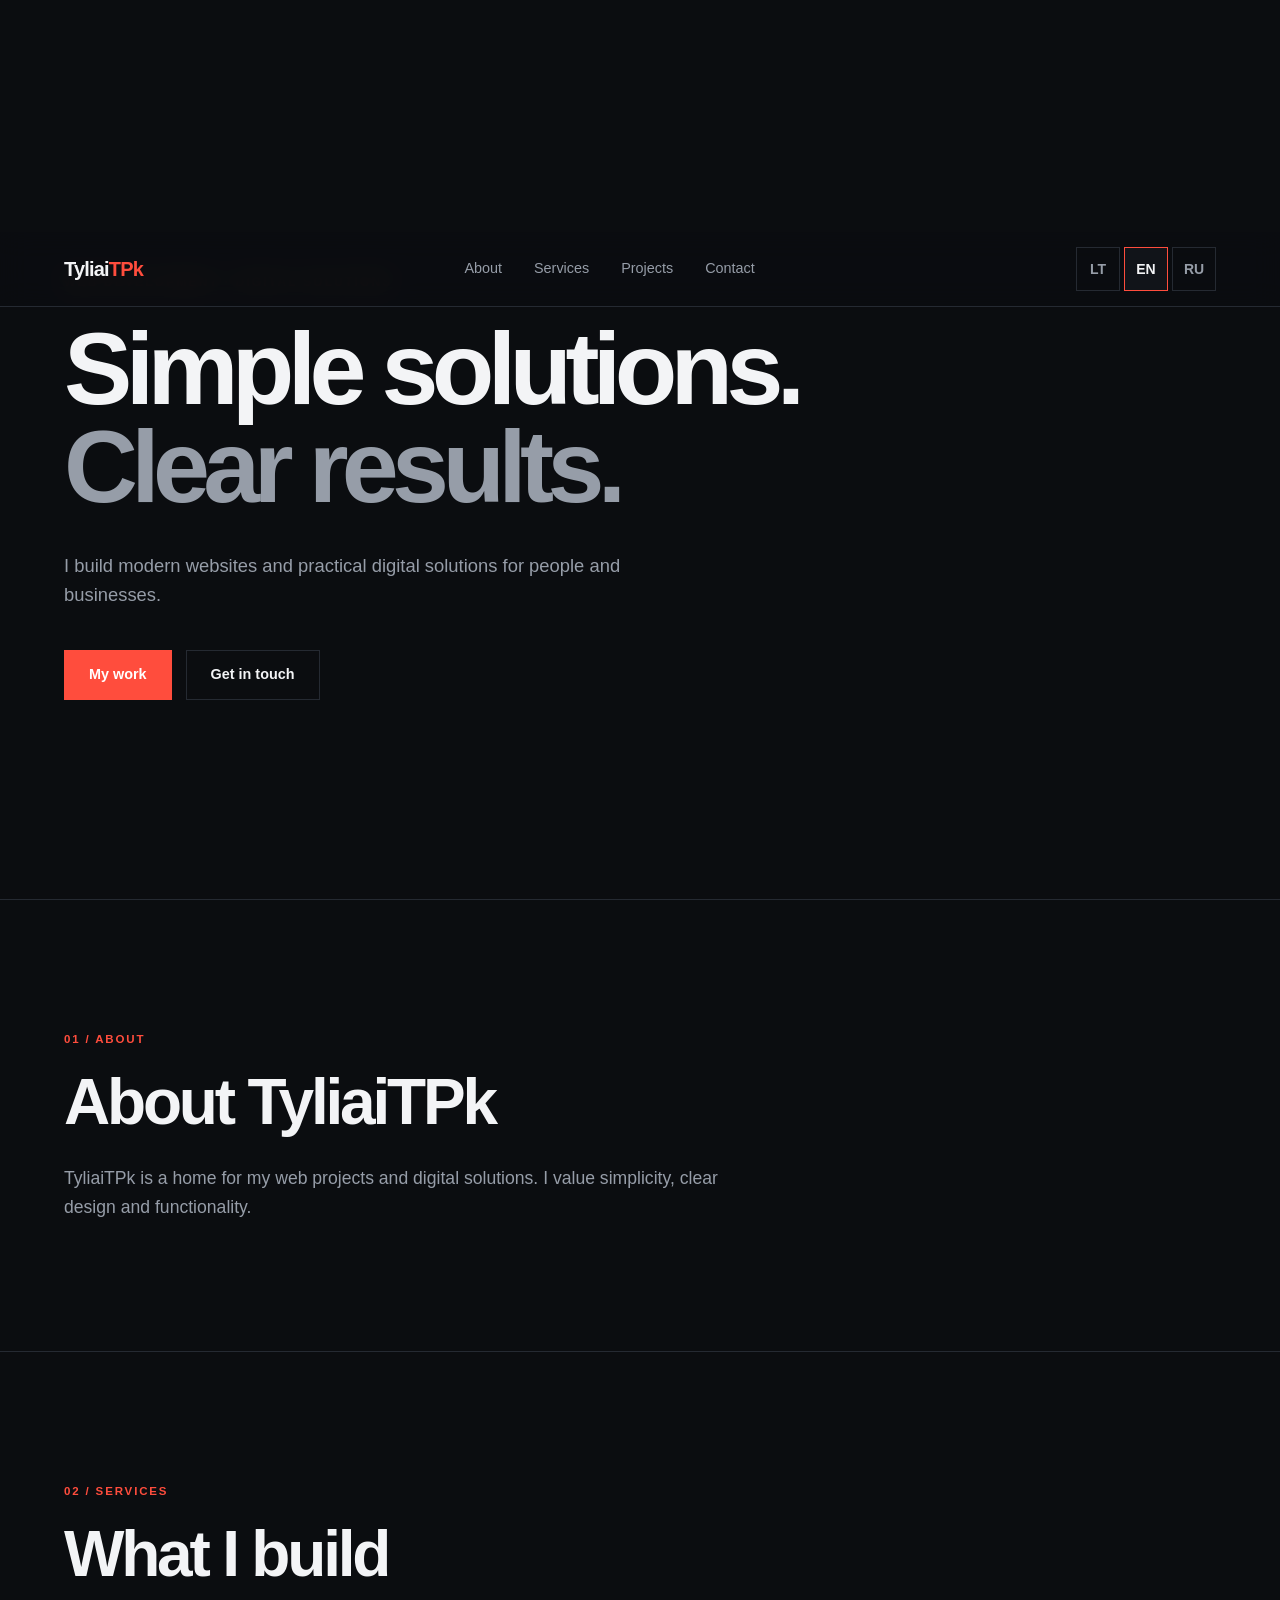
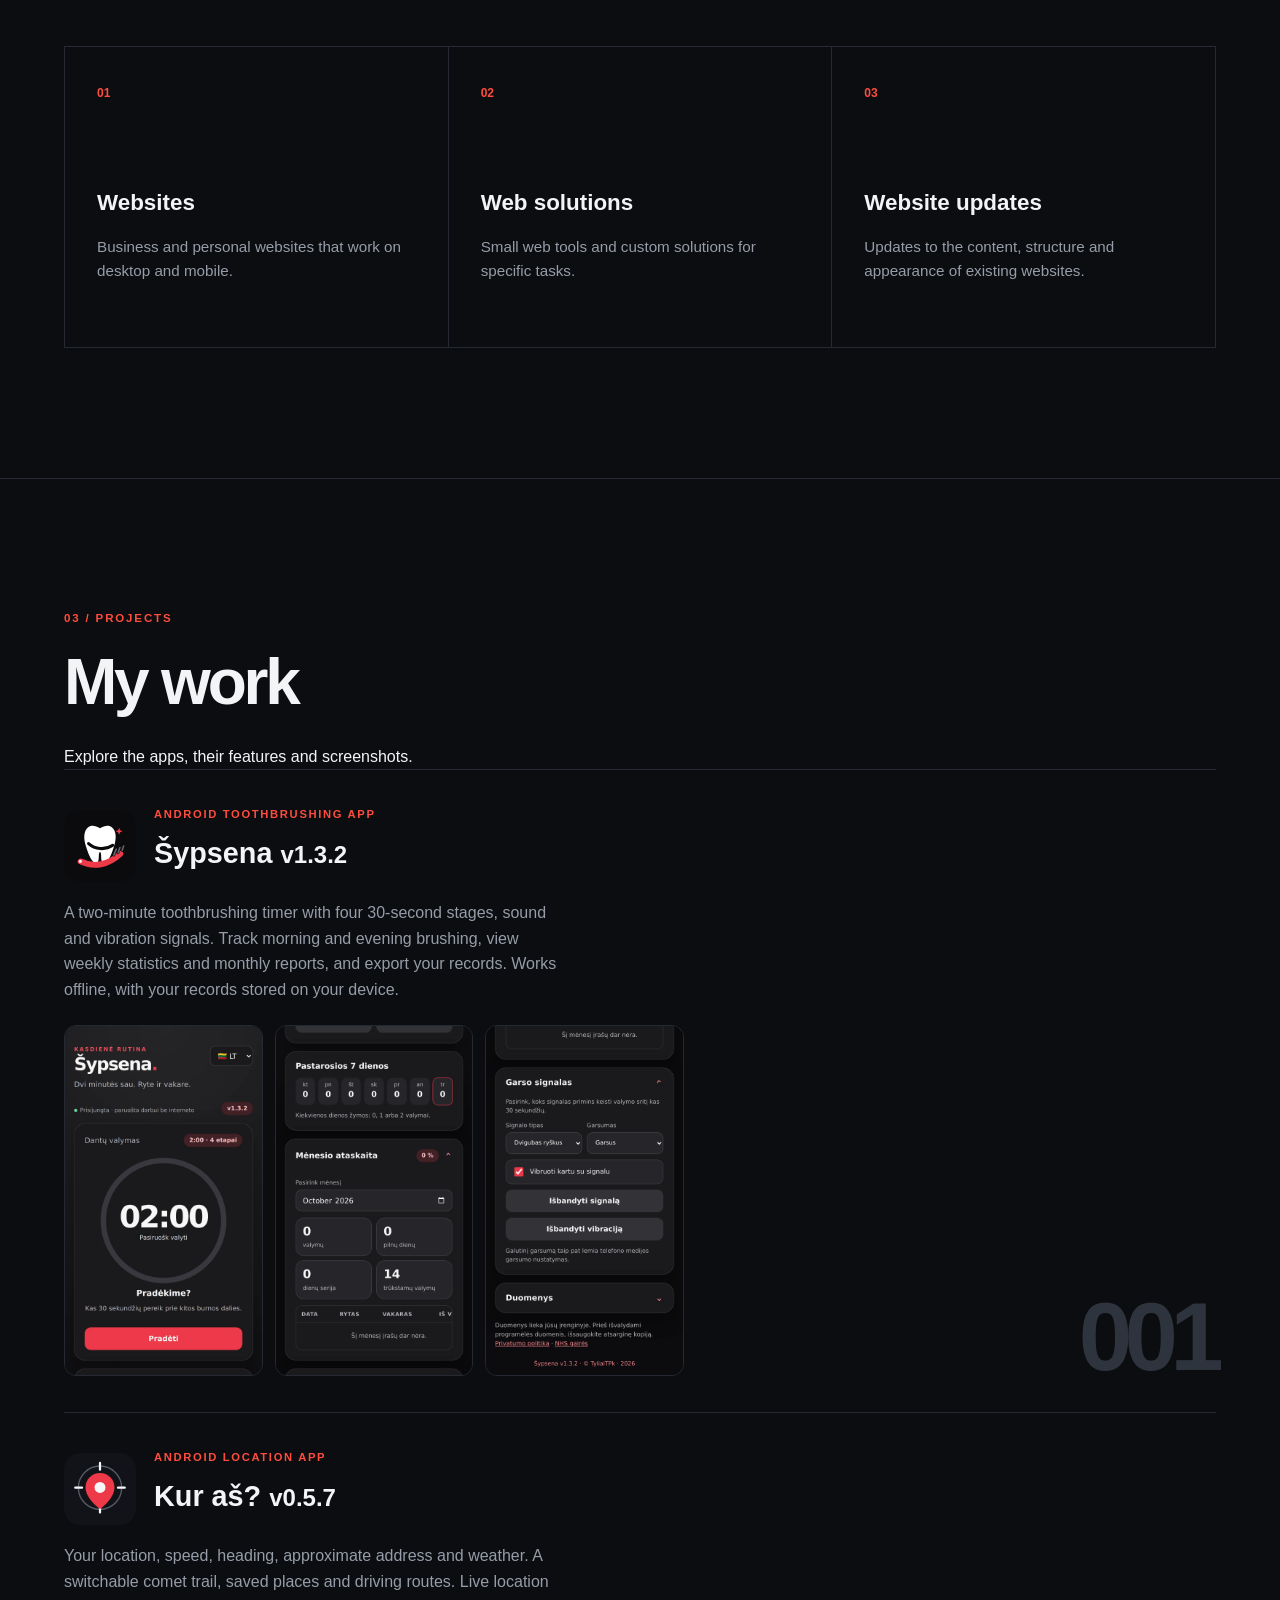
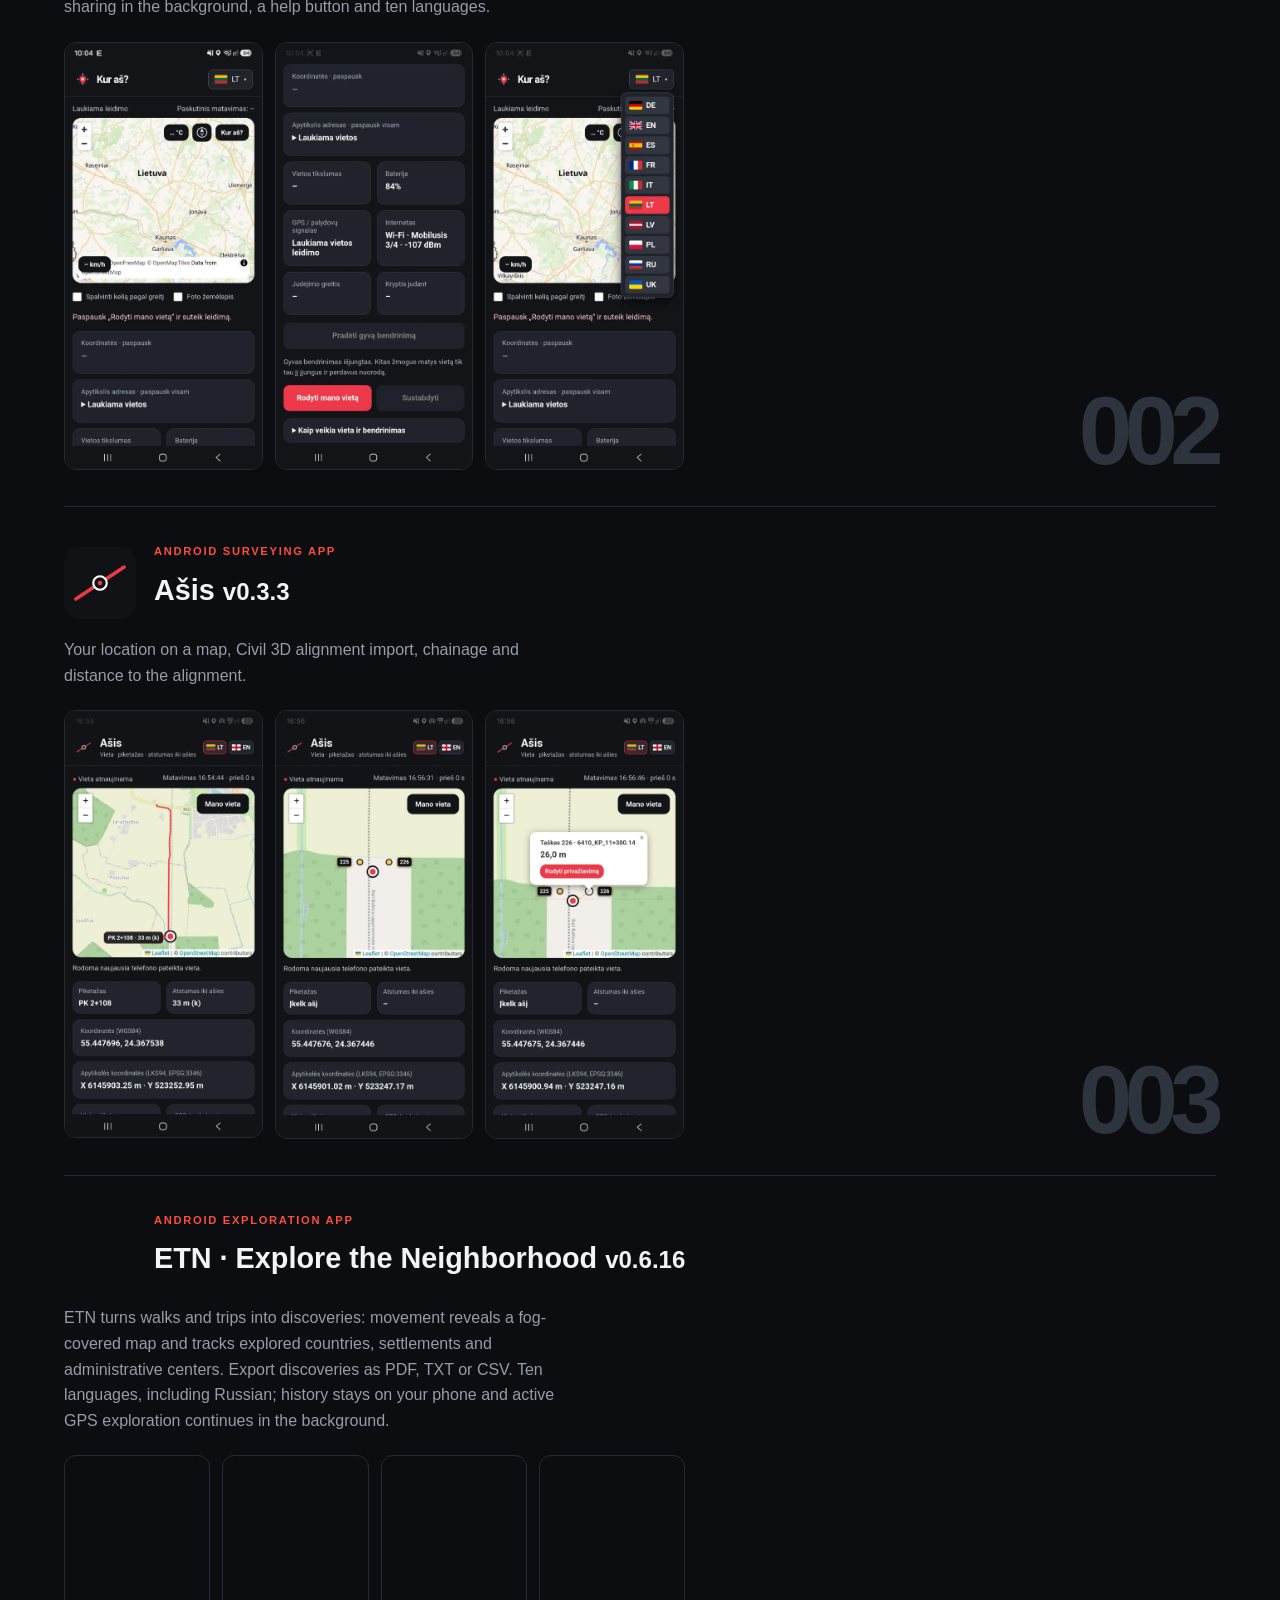
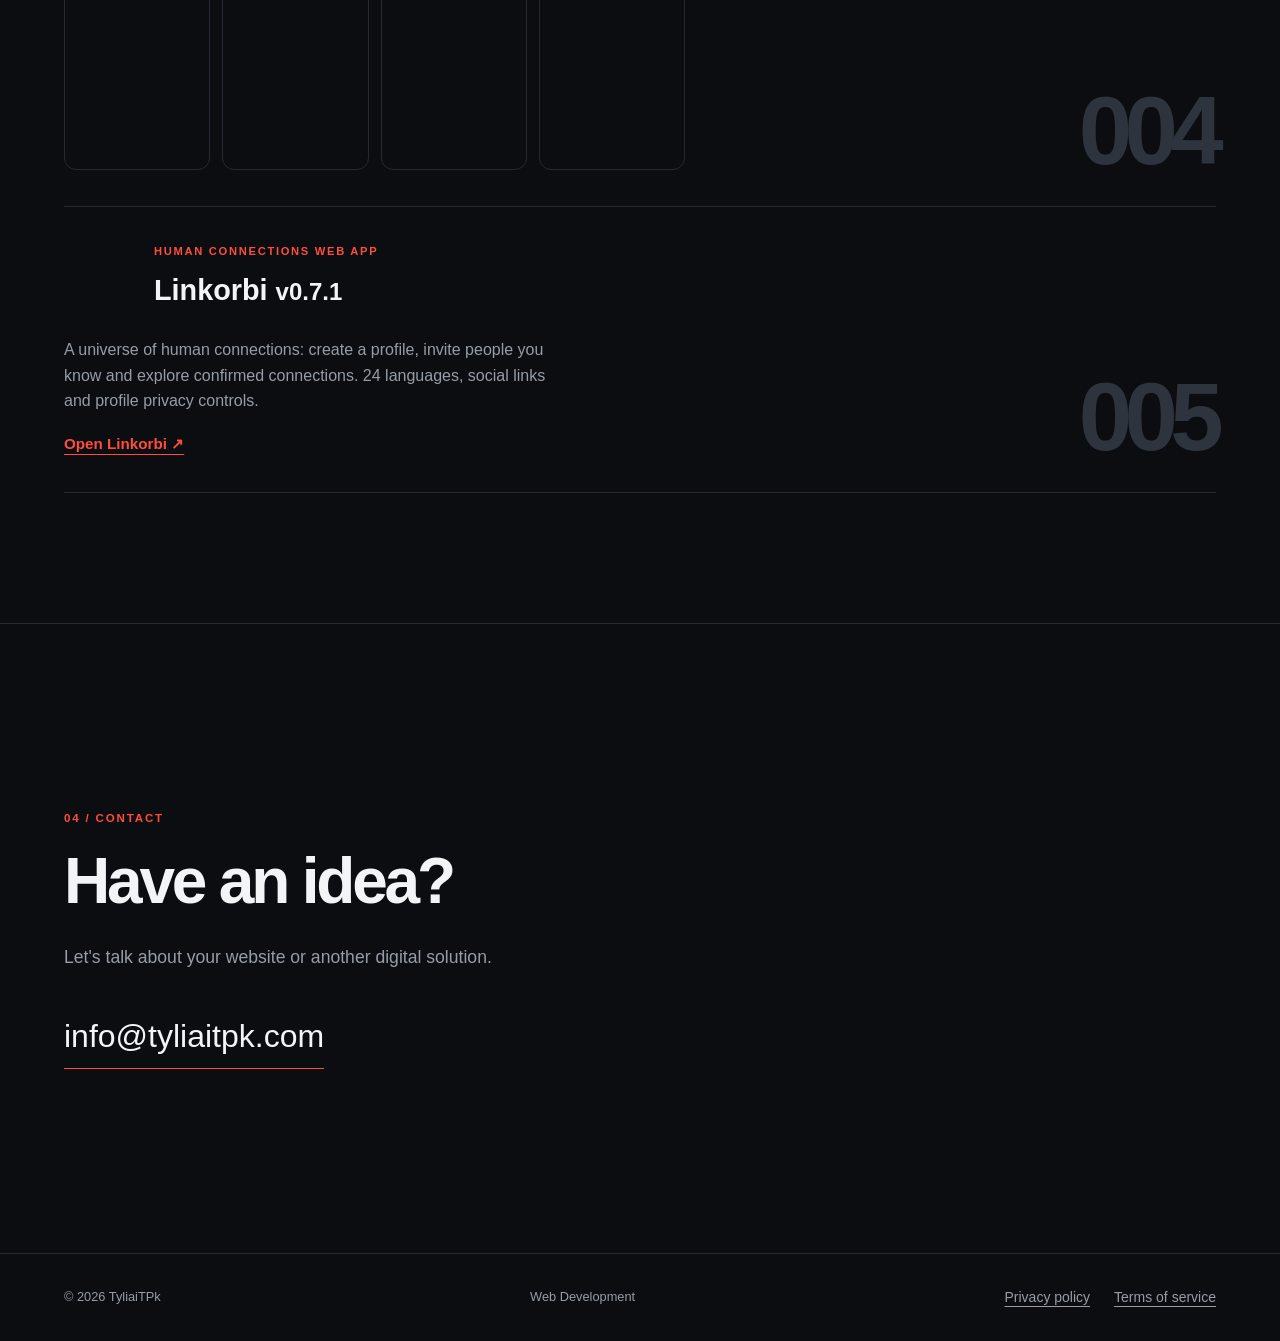
<file: demo/etn/index.html>
<!doctype html>
<html lang="lt"><head><meta charset="utf-8"><meta name="viewport" content="width=device-width, initial-scale=1"><title>ETN · TyliaiTPk</title><meta http-equiv="refresh" content="0;url=../../index.html#projects"><link rel="canonical" href="https://tyliaitpk.com/#projects"></head><body><p>ETN aprašymas ir ekrano nuotraukos: <a href="../../index.html#projects">TyliaiTPk projektai</a>.</p></body></html>
</file>
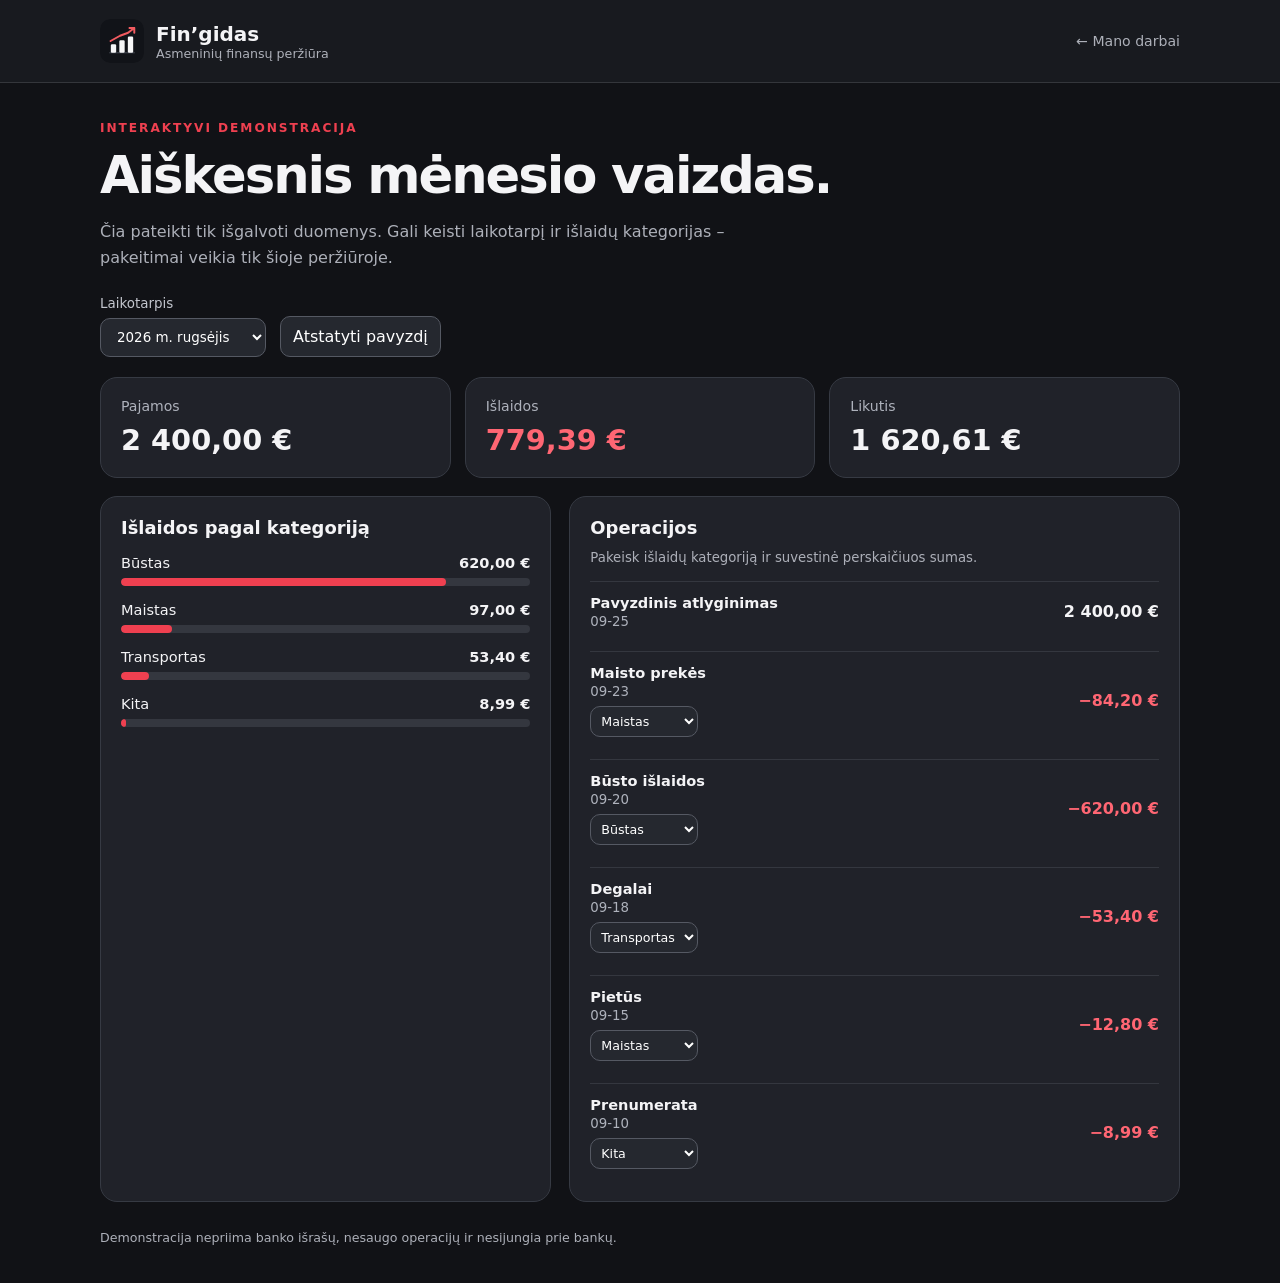
<file: demo/fin-gidas/index.html>
<!doctype html>
<html lang="lt">
<head>
  <meta charset="utf-8">
  <meta name="viewport" content="width=device-width,initial-scale=1">
  <meta name="theme-color" content="#111216">
  <title>Fin’gidas · demonstracija</title>
  <link rel="icon" href="../../icons/fin-gidas.svg" type="image/svg+xml">
  <link rel="stylesheet" href="style.css">
</head>
<body>
  <header class="top"><div class="wrap head">
    <div class="brand"><img src="../../icons/fin-gidas.svg" alt="" width="44" height="44"><div><strong>Fin’gidas</strong><span>Asmeninių finansų peržiūra</span></div></div>
    <a href="../../#projects">← Mano darbai</a>
  </div></header>
  <main class="wrap">
    <p class="eyebrow">INTERAKTYVI DEMONSTRACIJA</p>
    <h1>Aiškesnis mėnesio vaizdas.</h1>
    <p class="intro">Čia pateikti tik išgalvoti duomenys. Gali keisti laikotarpį ir išlaidų kategorijas – pakeitimai veikia tik šioje peržiūroje.</p>
    <div class="controls"><label for="period">Laikotarpis <select id="period"><option value="2026-09">2026 m. rugsėjis</option><option value="2026-08">2026 m. rugpjūtis</option></select></label><button id="reset" type="button">Atstatyti pavyzdį</button></div>
    <section class="summary" aria-label="Mėnesio suvestinė">
      <article><span>Pajamos</span><strong id="income">–</strong></article>
      <article><span>Išlaidos</span><strong id="expenses">–</strong></article>
      <article><span>Likutis</span><strong id="balance">–</strong></article>
    </section>
    <section class="panels">
      <article class="panel"><h2>Išlaidos pagal kategoriją</h2><div id="categories" class="categories"></div></article>
      <article class="panel"><h2>Operacijos</h2><p class="note">Pakeisk išlaidų kategoriją ir suvestinė perskaičiuos sumas.</p><div id="transactions" class="transactions"></div></article>
    </section>
    <p class="footnote">Demonstracija nepriima banko išrašų, nesaugo operacijų ir nesijungia prie bankų.</p>
  </main>
  <script src="app.js"></script>
</body>
</html>
</file>
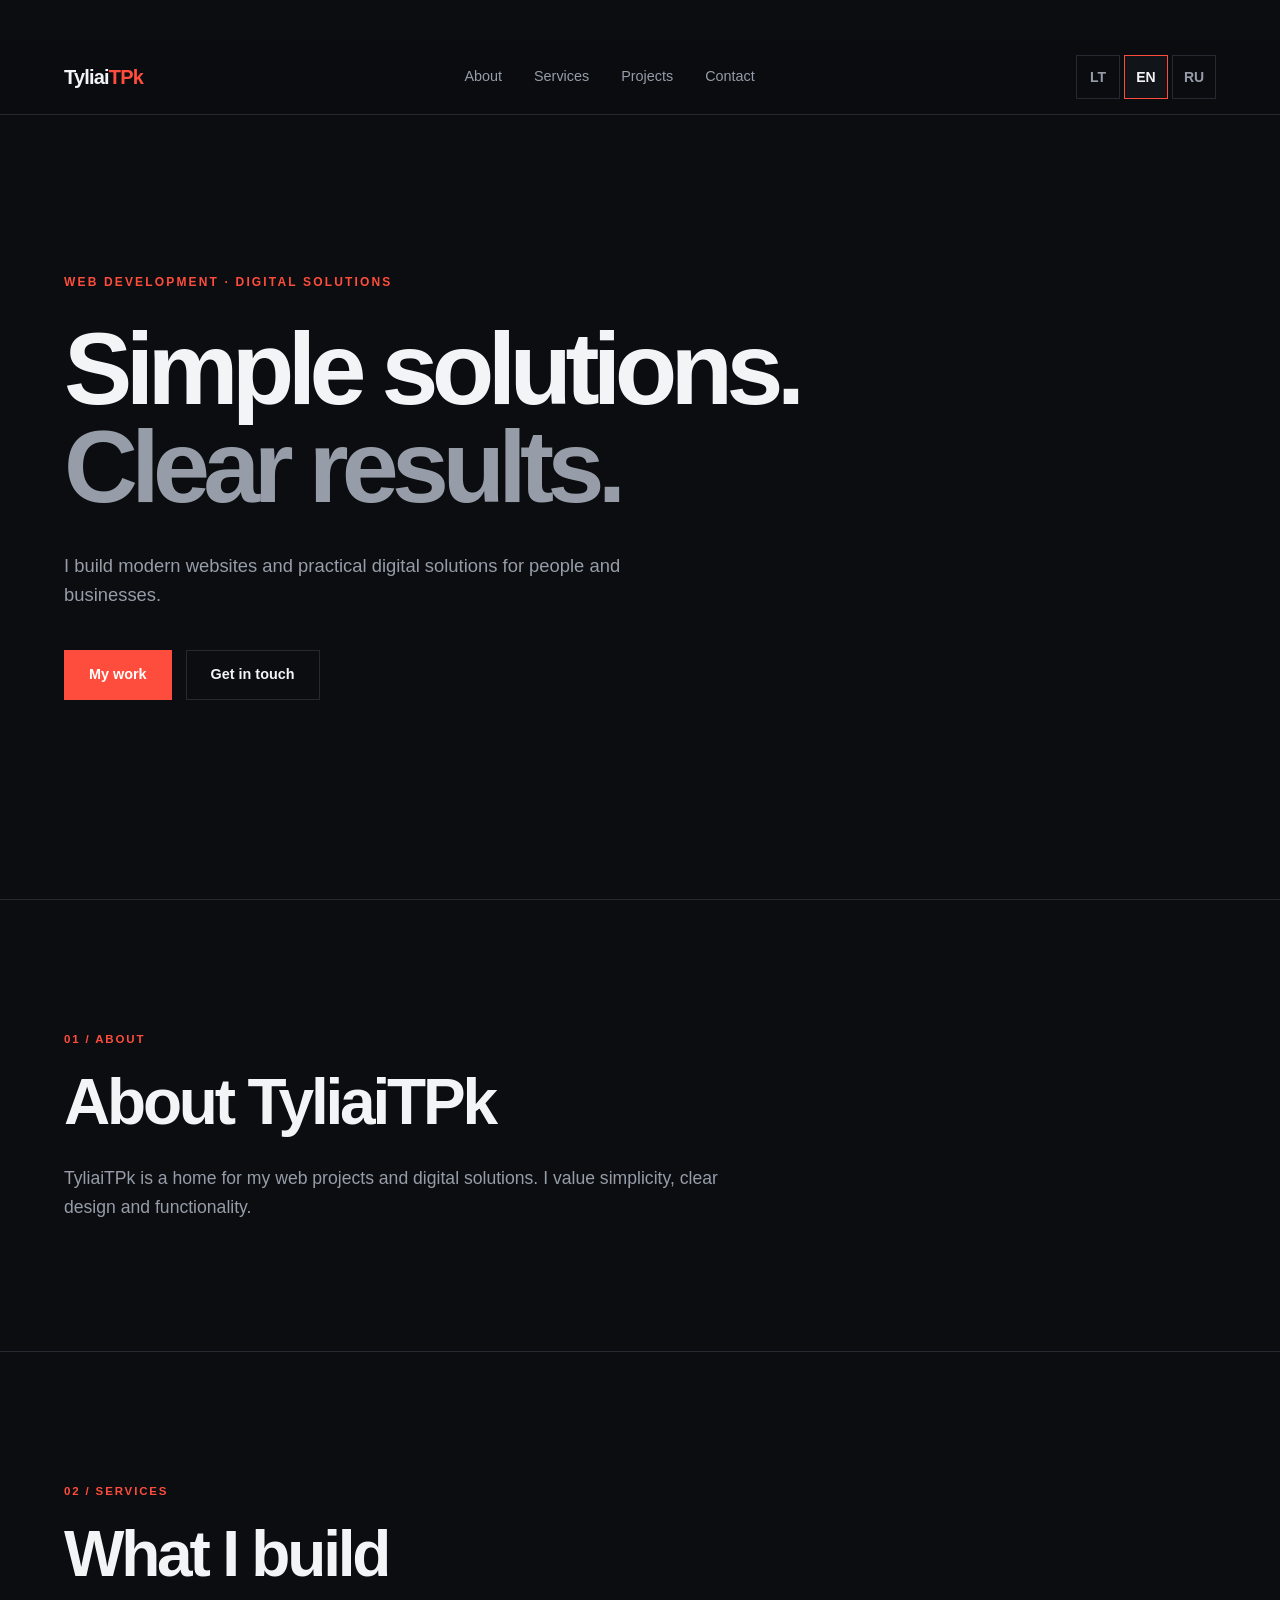
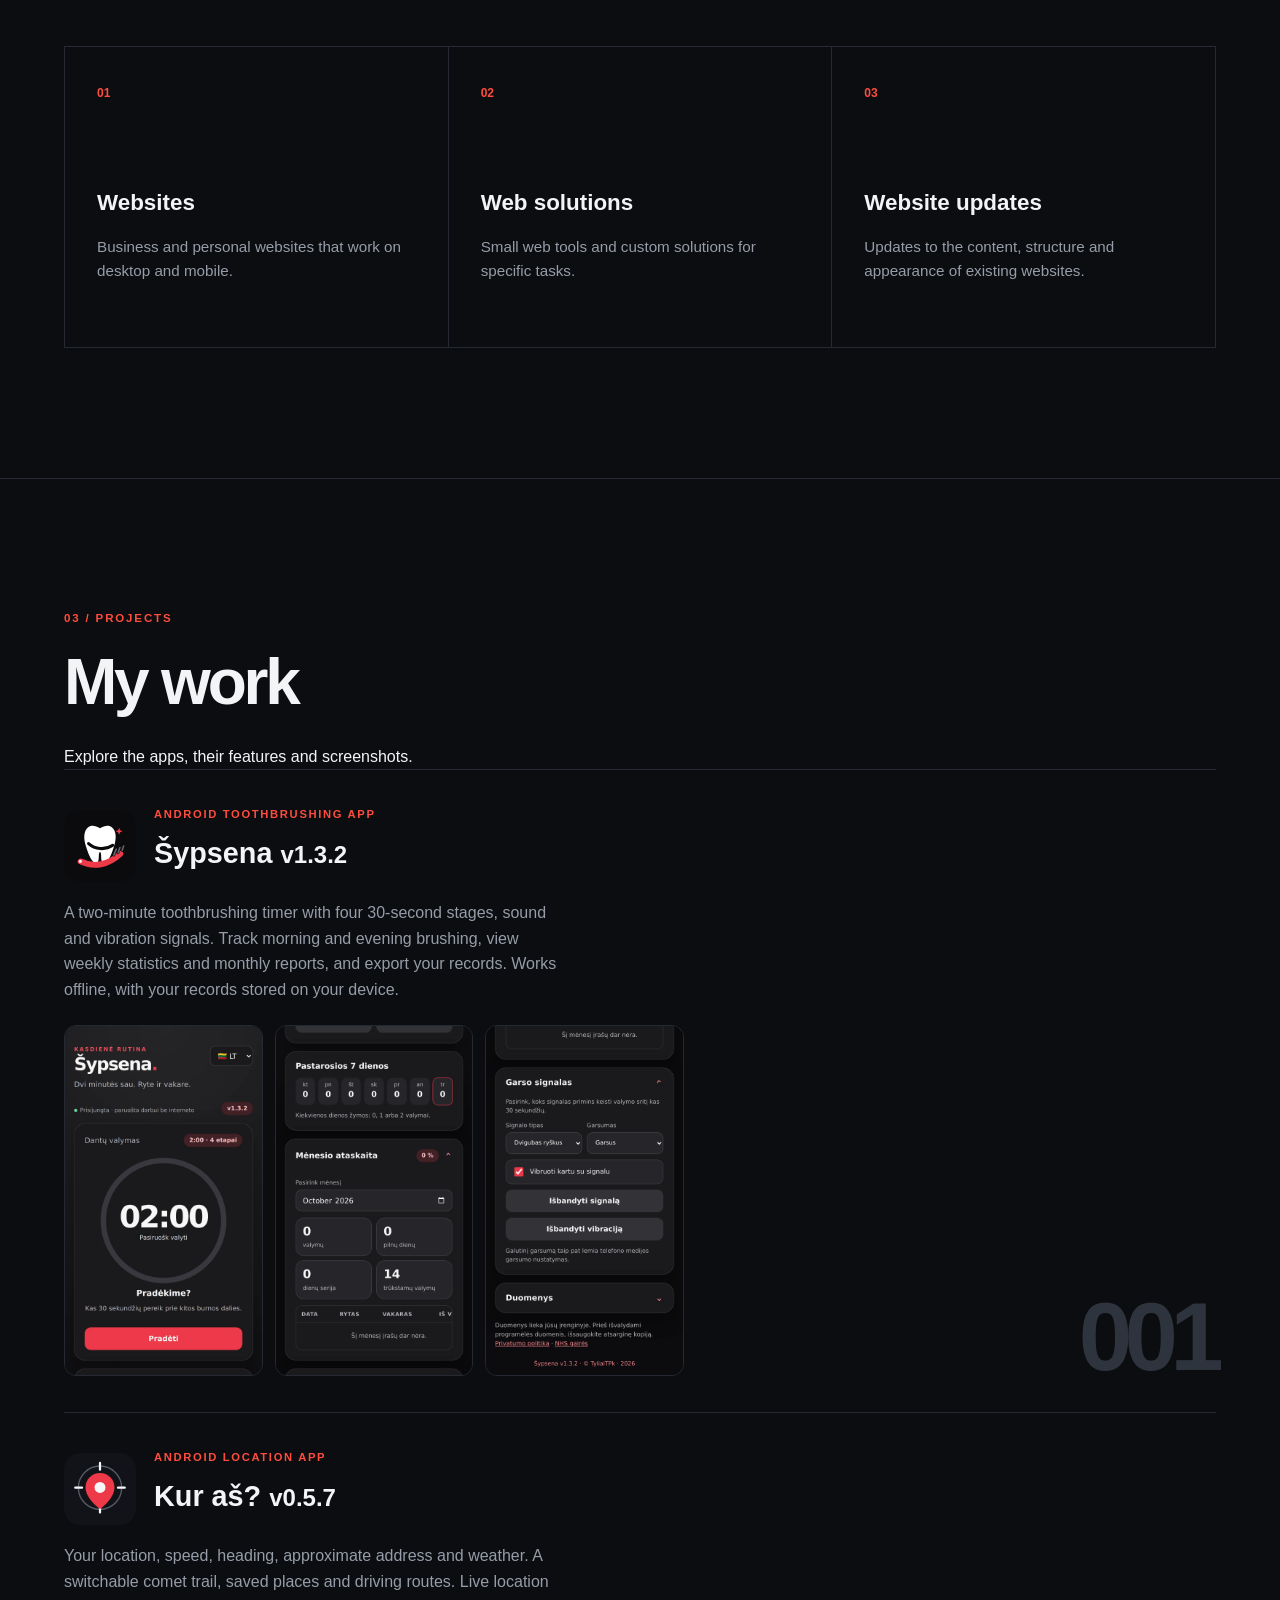
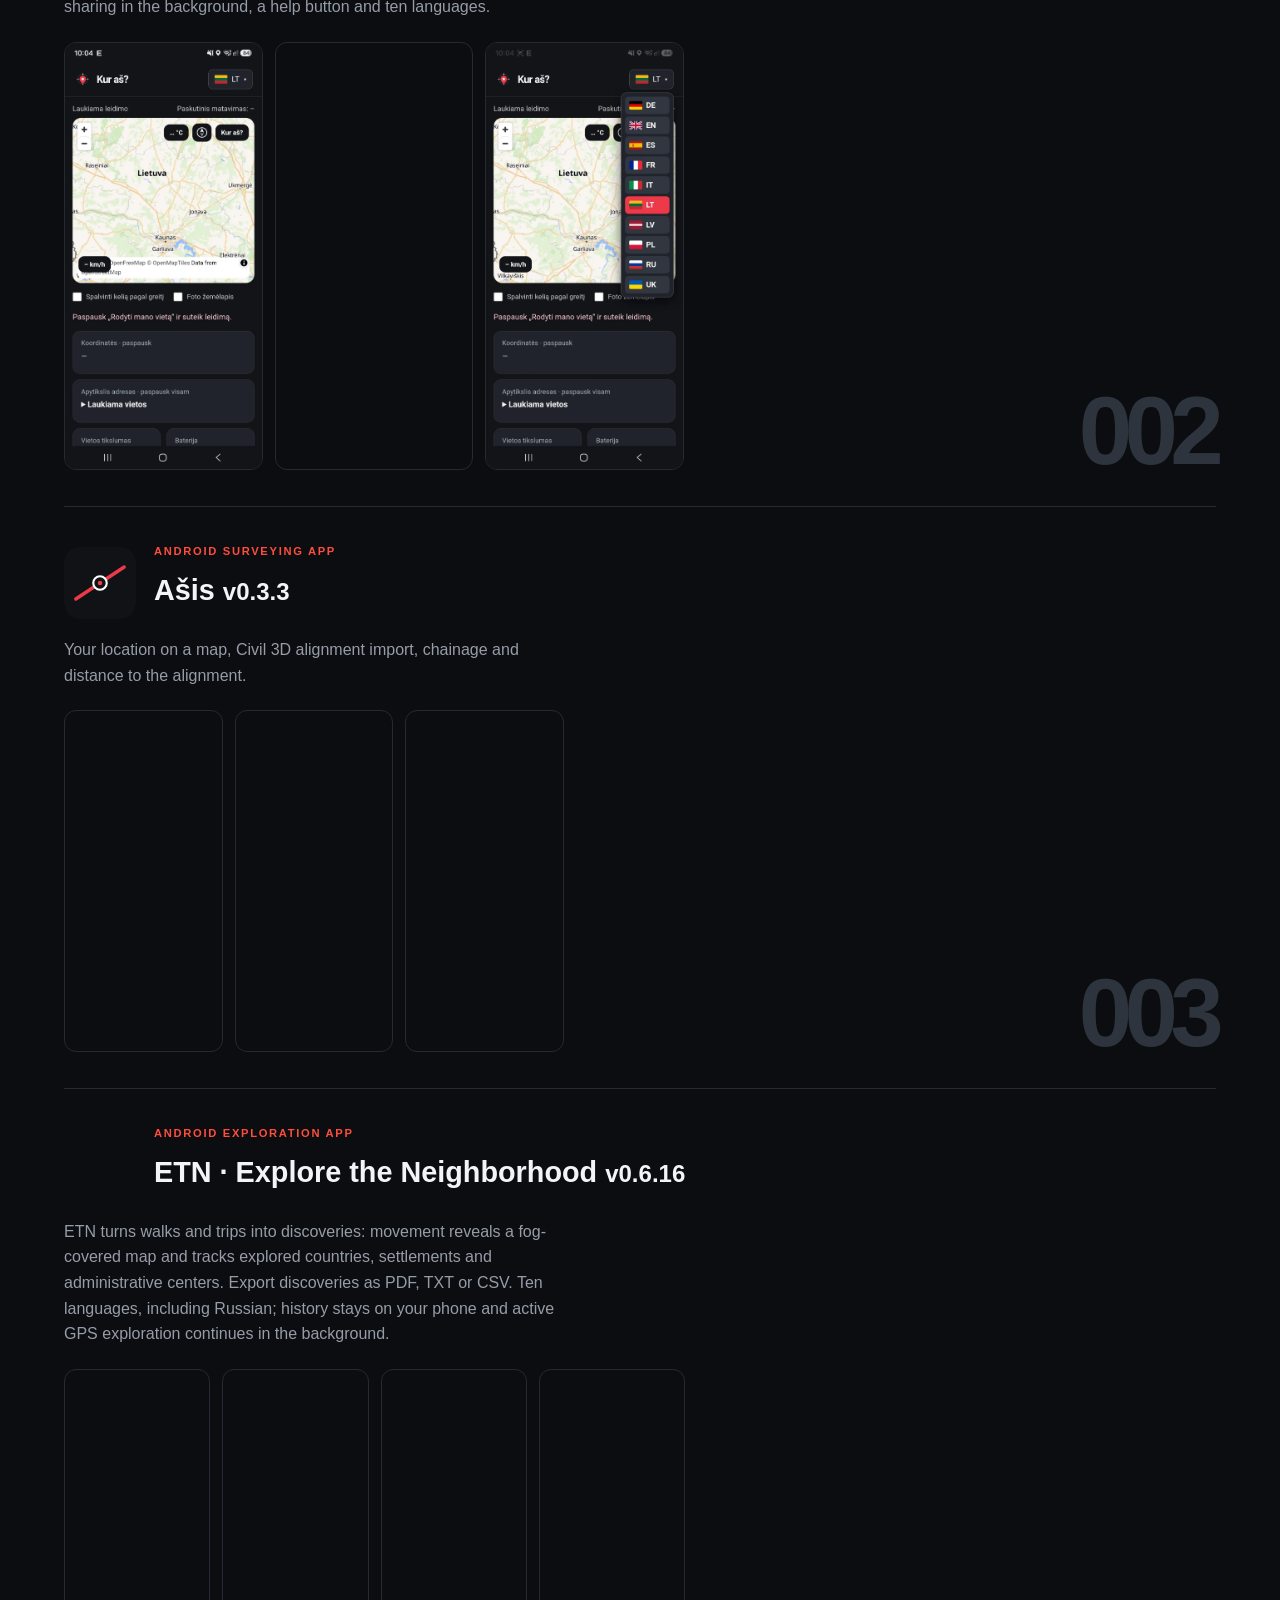
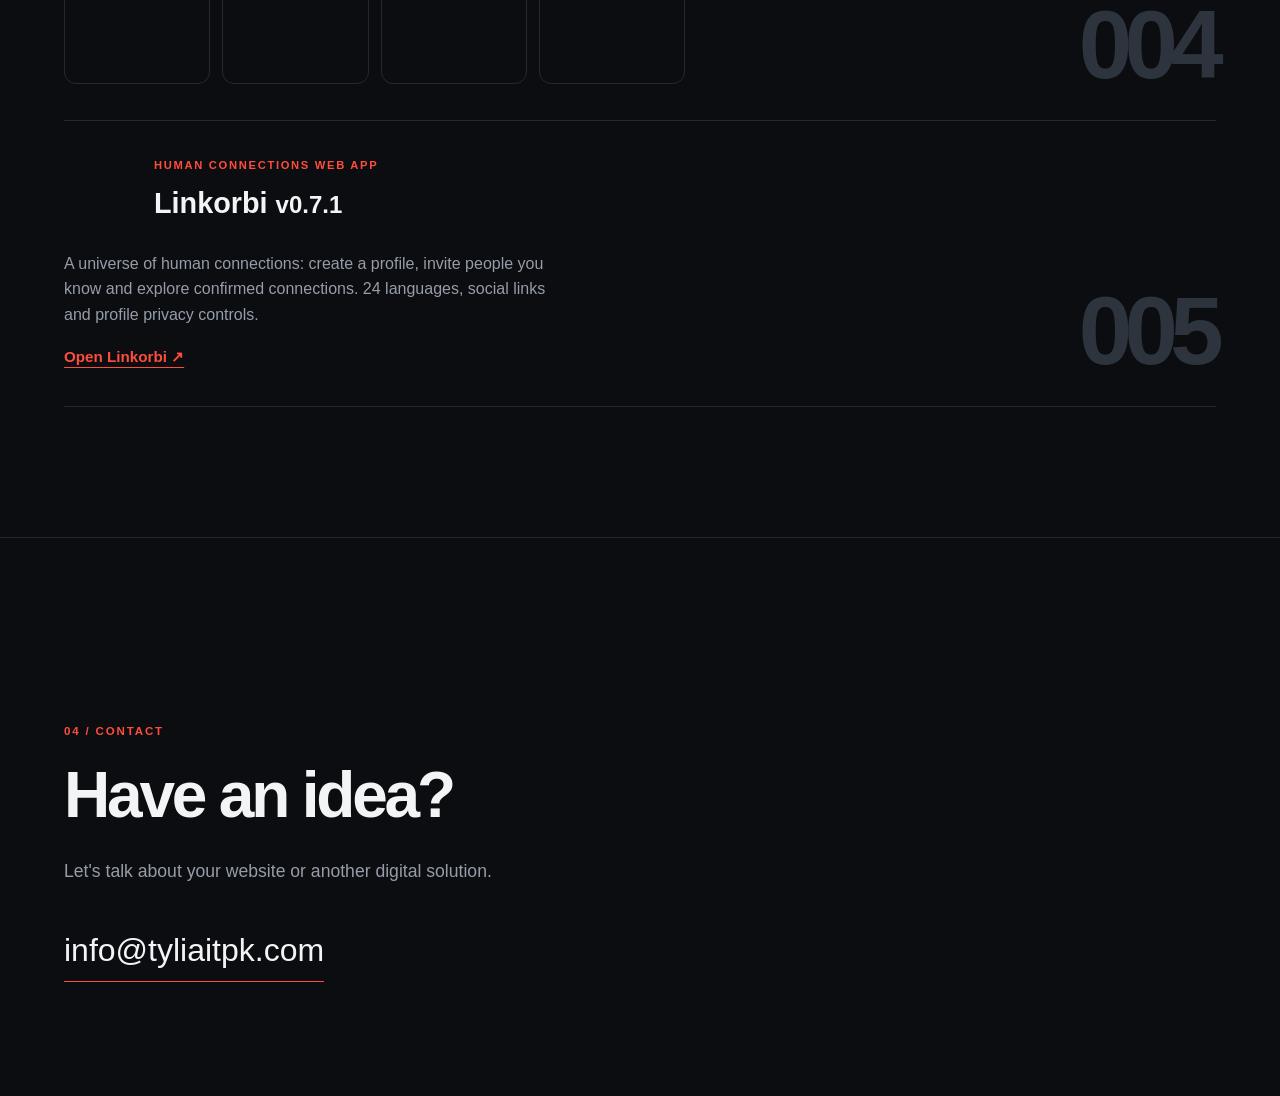
<file: demo/sypsena/index.html>
<!DOCTYPE html>
<html lang="lt"><head><meta charset="UTF-8"><meta name="viewport" content="width=device-width, initial-scale=1"><meta http-equiv="refresh" content="0; url=../../index.html#sypsena"><title>Šypsena · TyliaiTPk</title><link rel="canonical" href="https://tyliaitpk.com/#sypsena"></head><body><p><a href="../../index.html#sypsena">Šypsena — aprašymas ir ekrano vaizdai / App details and screenshots</a></p></body></html>
</file>
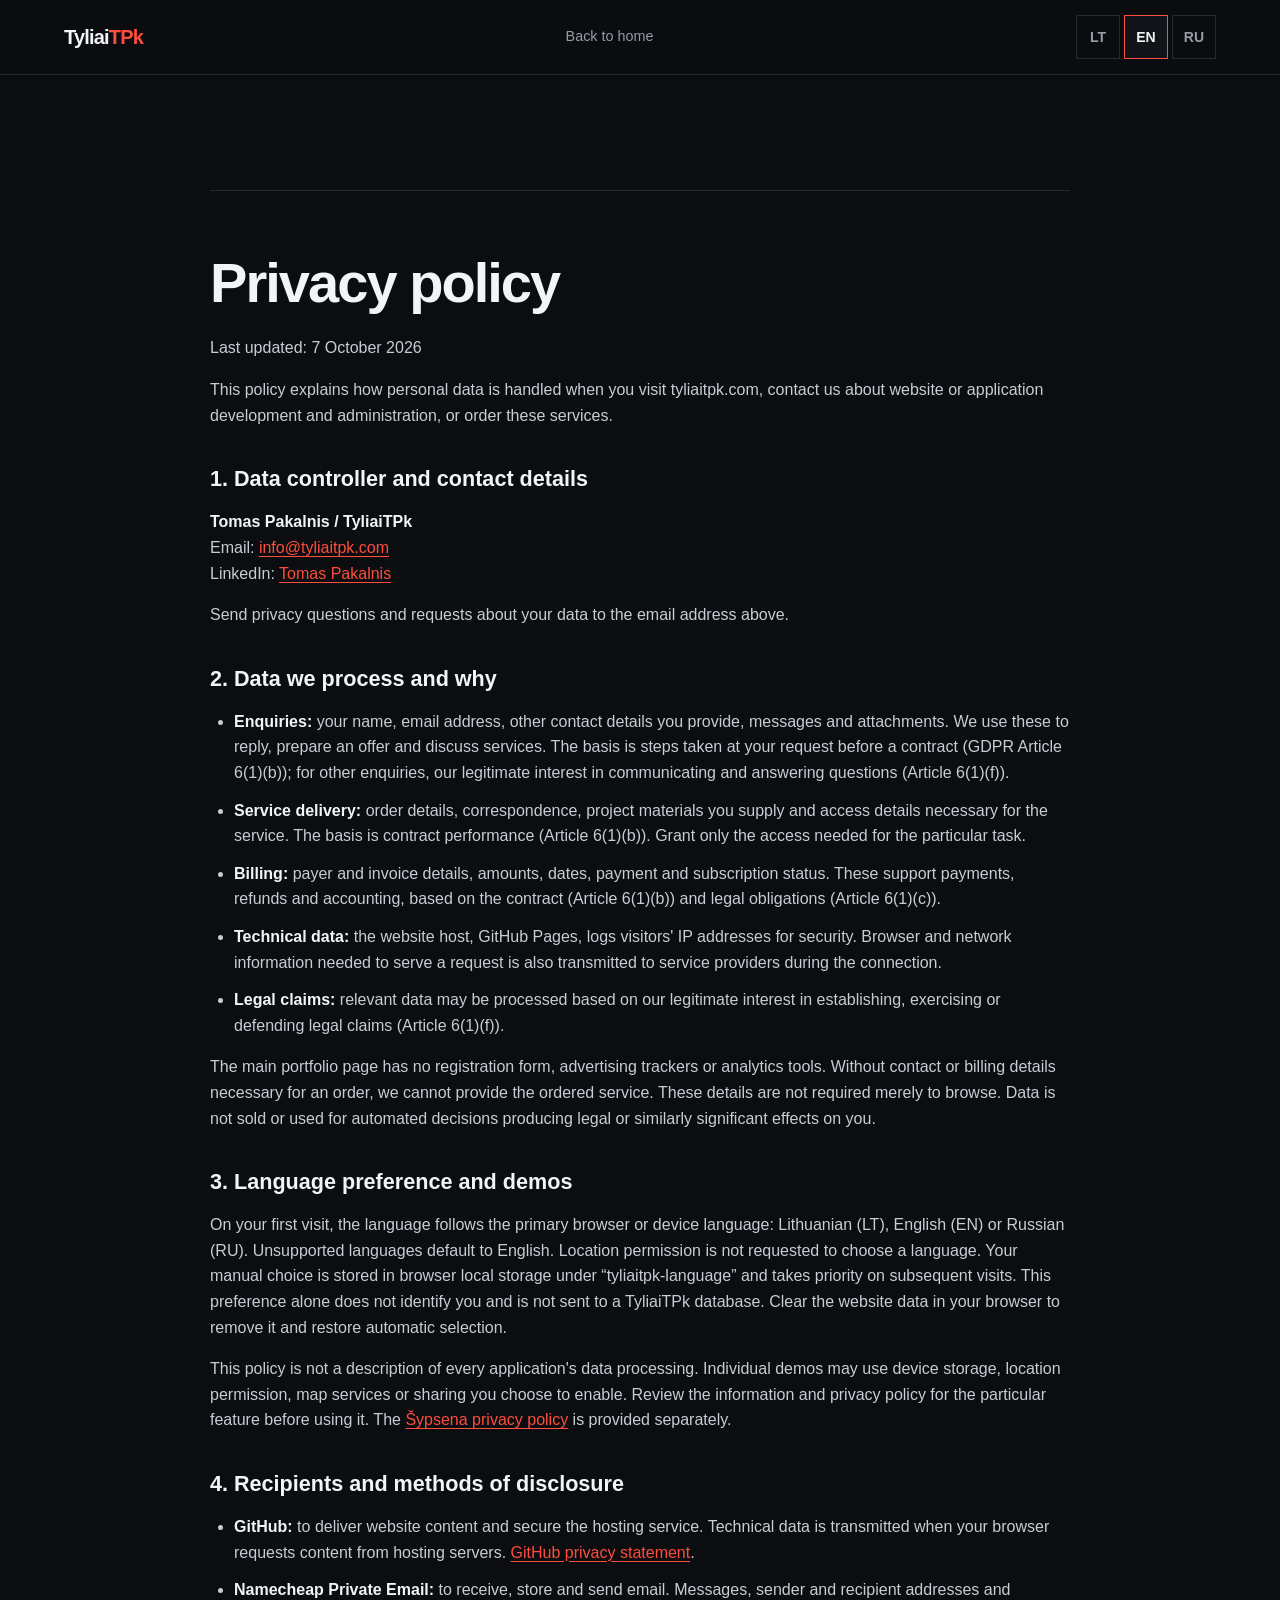
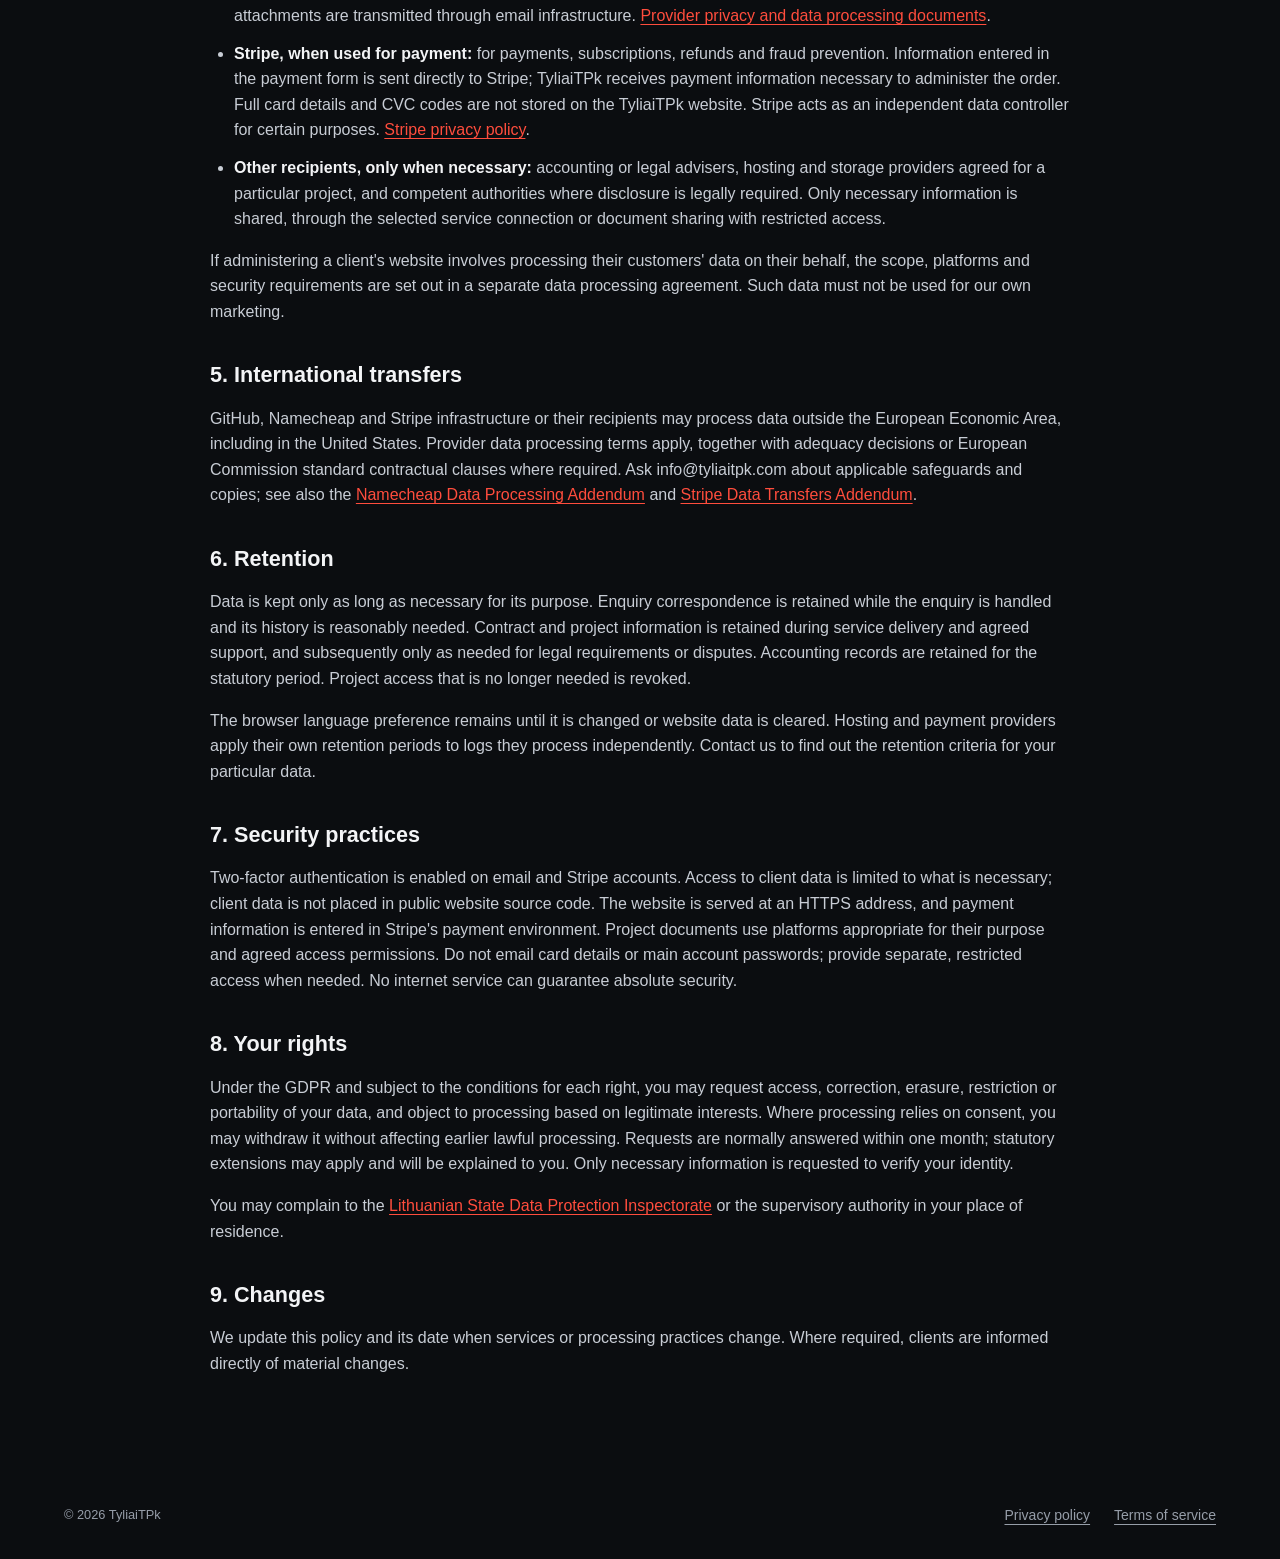
<file: privacy.html>
<!DOCTYPE html>
<html lang="lt">
<head>
  <meta charset="UTF-8">
  <meta name="viewport" content="width=device-width, initial-scale=1.0">
  <title>Privatumo politika | TyliaiTPk</title>
  <meta data-description-ru="TyliaiTPk — политика конфиденциальности. Tomas Pakalnis, info@tyliaitpk.com." name="description" content="TyliaiTPk — privatumo politika. Tomas Pakalnis, info@tyliaitpk.com." data-description-lt="TyliaiTPk — privatumo politika. Tomas Pakalnis, info@tyliaitpk.com." data-description-en="TyliaiTPk — privacy policy. Tomas Pakalnis, info@tyliaitpk.com.">
  <link rel="canonical" href="https://tyliaitpk.com/privacy.html">
  <link rel="icon" type="image/svg+xml" href="icons/tyliaitpk-favicon.svg?v=2">
  <link rel="stylesheet" href="style.css?v=20261007-gallery-ru">
</head>
<body data-title-ru="Политика конфиденциальности | TyliaiTPk" class="legal-page" data-title-lt="Privatumo politika | TyliaiTPk" data-title-en="Privacy policy | TyliaiTPk">
  <header class="header">
    <div class="container nav">
      <a href="index.html" class="logo">Tyliai<span>TPk</span></a>
      <nav aria-label="Pagrindinis meniu" data-i18n-aria="navigation">
        <a href="index.html" data-i18n="backHome">Į pagrindinį puslapį</a>
      </nav>
      <div class="language-switch" role="group" aria-label="Kalba / Language">
        <button type="button" data-language="lt" lang="lt" aria-label="Lietuvių" aria-pressed="true">LT</button>
        <button type="button" data-language="en" lang="en" aria-label="English" aria-pressed="false">EN</button>
        <button type="button" data-language="ru" lang="ru" aria-label="Русский" aria-pressed="false">RU</button>
      </div>
    </div>
  </header>
  <main class="container legal-content">
    <article lang="lt" data-language-content="lt">
<h1>Privatumo politika</h1>
<p class="legal-updated">Atnaujinta: 2026-10-07</p>
<p>Ši politika paaiškina, kaip tvarkomi asmens duomenys lankantis tyliaitpk.com, susisiekiant dėl svetainių ar aplikacijų kūrimo ir administravimo bei užsakant šias paslaugas.</p>
<h2>1. Duomenų valdytojas ir kontaktai</h2>
<p><strong>Tomas Pakalnis / TyliaiTPk</strong><br>El. paštas: <a href="mailto:info@tyliaitpk.com">info@tyliaitpk.com</a><br>LinkedIn: <a href="https://www.linkedin.com/in/tomas-pakalnis/" target="_blank" rel="noopener noreferrer">Tomas Pakalnis</a></p>
<p>Privatumo klausimus ir prašymus dėl savo duomenų siųskite pirmiau nurodytu el. paštu.</p>
<h2>2. Kokie duomenys tvarkomi ir kodėl</h2>
<ul>
<li><strong>Užklausos:</strong> jūsų vardas, el. pašto adresas, kiti jūsų pateikti kontaktai, žinutė ir priedai. Jie naudojami atsakyti, parengti pasiūlymą ir suderinti paslaugas. Pagrindas — jūsų prašymu atliekami veiksmai prieš sudarant sutartį (BDAR 6 str. 1 d. b p.); kitoms užklausoms — teisėtas interesas palaikyti ryšį ir atsakyti į klausimus (f p.).</li>
<li><strong>Paslaugų teikimas:</strong> užsakymo informacija, susirašinėjimas, jūsų pateikta projektinė medžiaga ir paslaugai būtini prieigos duomenys. Pagrindas — sutarties vykdymas (b p.). Suteikite tik konkrečiam darbui būtiną prieigą.</li>
<li><strong>Atsiskaitymas:</strong> mokėtojo ir sąskaitos duomenys, suma, data, mokėjimo bei prenumeratos būsena. Jie naudojami mokėjimams, grąžinimams ir apskaitai; pagrindas — sutartis (b p.) ir teisinės prievolės (c p.).</li>
<li><strong>Techniniai duomenys:</strong> svetainės prieglobos paslauga „GitHub Pages“ saugumo tikslais registruoja lankytojo IP adresą. Ryšio metu paslaugų teikėjams taip pat perduodama užklausai aptarnauti reikalinga naršyklės ir tinklo informacija.</li>
<li><strong>Teisių gynimas:</strong> su ginču susiję duomenys gali būti tvarkomi teisėtu interesu pareikšti, vykdyti ar apginti reikalavimus (f p.).</li>
</ul>
<p>Pagrindiniame pristatomajame puslapyje nėra registracijos formos, reklamos sekimo ar analitikos įrankių. Nepateikę užsakymui būtinų kontaktinių ar atsiskaitymo duomenų, negalėsite užsisakyti paslaugos. Vien naršymui jų pateikti nereikia. Duomenys neparduodami ir nenaudojami automatiniams sprendimams, sukeliantiems jums teisines ar panašiai reikšmingas pasekmes.</p>
<h2>3. Kalbos parinktis ir demonstracijos</h2>
<p>Pirmą kartą kalba parenkama pagal pagrindinę naršyklės arba įrenginio kalbą: lietuvių (LT), anglų (EN) arba rusų (RU). Jei ji nepalaikoma, naudojama anglų kalba. Vietos leidimas kalbai parinkti neprašomas. Rankiniu būdu pasirinkta kalba saugoma naršyklės vietinėje saugykloje („localStorage“, raktas „tyliaitpk-language“) ir turi pirmenybę per kitus apsilankymus. Ši parinktis savaime jūsų neidentifikuoja ir nėra siunčiama į TyliaiTPk duomenų bazę. Ją galite ištrinti išvalę svetainės duomenis naršyklėje; tada vėl taikomas automatinis parinkimas.</p>
<p>Ši politika nėra visų programėlių duomenų tvarkymo aprašymas. Atskiros demonstracijos gali naudoti jūsų įrenginio saugyklą, vietos leidimą, žemėlapių paslaugas ar jūsų pasirinktą bendrinimą. Prieš naudodami konkrečią funkciją peržiūrėkite jos informaciją ir privatumo politiką. <a href="privacy/sypsena.html">„Šypsenos“ privatumo politika</a> pateikiama atskirai.</p>
<h2>4. Kam ir kaip duomenys perduodami</h2>
<ul>
<li><strong>„GitHub“:</strong> svetainės turiniui pateikti ir prieglobos saugumui. Techninė informacija perduodama naršyklei kreipiantis į prieglobos serverius. <a href="https://docs.github.com/en/site-policy/privacy-policies/github-general-privacy-statement">„GitHub“ privatumo politika</a>.</li>
<li><strong>„Namecheap Private Email“:</strong> el. pašto pranešimams priimti, saugoti ir išsiųsti. Žinutės, siuntėjo ir gavėjo adresai bei priedai perduodami per el. pašto infrastruktūrą. <a href="https://www.namecheap.com/legal/">Teikėjo privatumo ir duomenų tvarkymo dokumentai</a>.</li>
<li><strong>„Stripe“, kai pasirenkamas toks atsiskaitymas:</strong> mokėjimams, prenumeratoms, grąžinimams ir sukčiavimo prevencijai. Mokėjimo formoje pateikti duomenys perduodami tiesiogiai „Stripe“; TyliaiTPk gauna užsakymui administruoti būtiną mokėjimo informaciją. Visa kortelės informacija ir CVC kodas TyliaiTPk svetainėje nesaugomi. „Stripe“ tam tikrais tikslais veikia kaip savarankiškas duomenų valdytojas. <a href="https://stripe.com/privacy">„Stripe“ privatumo politika</a>.</li>
<li><strong>Kiti gavėjai, tik kai būtina:</strong> apskaitos ar teisiniai specialistai, konkrečiam projektui sutarti prieglobos ir saugojimo teikėjai bei kompetentingos institucijos, kai perduoti duomenis reikalauja teisės aktai. Perduodama tik tikslui būtina informacija, naudojant pasirinktą paslaugos ryšį ar ribotos prieigos dokumentų bendrinimą.</li>
</ul>
<p>Jei administruojant kliento svetainę tvarkomi jo klientų duomenys jo vardu, tvarkymo apimtis, naudojamos platformos ir saugumo reikalavimai nustatomi atskiru duomenų tvarkymo susitarimu. Jų neleidžiama naudoti savo rinkodarai.</p>
<h2>5. Tarptautiniai perdavimai</h2>
<p>„GitHub“, „Namecheap“ ir „Stripe“ infrastruktūra ar jų pasitelkti gavėjai gali tvarkyti duomenis už Europos ekonominės erdvės ribų, įskaitant JAV. Taikomos teikėjų duomenų tvarkymo sąlygos ir, kai reikia, tinkamumo sprendimai arba Europos Komisijos patvirtintos standartinės sutarčių sąlygos. Apie taikomas apsaugos priemones ir jų kopijas galite teirautis info@tyliaitpk.com; taip pat žr. <a href="https://www.namecheap.com/legal/universal/data-processing-addendum/">„Namecheap“ duomenų tvarkymo priedą</a> ir <a href="https://stripe.com/legal/dta">„Stripe“ duomenų perdavimo priedą</a>.</p>
<h2>6. Saugojimo trukmė</h2>
<p>Duomenys saugomi ne ilgiau, nei reikia jų tvarkymo tikslui. Užklausų susirašinėjimas saugomas, kol užklausa nagrinėjama ir pagrįstai reikalinga jos istorija. Sutarties ir projekto informacija — paslaugos teikimo bei sutartų palaikymo darbų metu ir vėliau tik tiek, kiek būtina teisiniams reikalavimams ar ginčams. Apskaitos dokumentai saugomi teisės aktų nustatytą laiką. Nebereikalingos projektų prieigos panaikinamos.</p>
<p>Naršyklės kalbos parinktis lieka iki jos pakeitimo ar svetainės duomenų išvalymo. Prieglobos ir mokėjimo teikėjų savarankiškai tvarkomiems žurnalams taikomi jų saugojimo terminai. Konkretaus jūsų duomenų rinkinio saugojimo kriterijus galite sužinoti kreipęsi el. paštu.</p>
<h2>7. Saugumo priemonės</h2>
<p>Pašto ir „Stripe“ paskyrose įjungtas dviejų veiksnių autentifikavimas. Prieiga prie klientų duomenų ribojama pagal būtinybę; jie nėra dedami į viešą svetainės kodą. Svetainė pateikiama HTTPS adresu, o mokėjimo duomenys įvedami „Stripe“ mokėjimo aplinkoje. Projekto dokumentams naudojamos tik paskirčiai tinkamos platformos ir sutartos prieigos teisės. Nesiųskite kortelės duomenų ar pagrindinių paskyrų slaptažodžių el. paštu — prireikus suteikite atskirą ribotą prieigą. Nė viena internetinė paslauga negali garantuoti absoliutaus saugumo.</p>
<h2>8. Jūsų teisės</h2>
<p>Pagal BDAR ir konkrečios teisės taikymo sąlygas galite prašyti susipažinti su duomenimis, juos ištaisyti, ištrinti, apriboti tvarkymą ar perkelti, taip pat nesutikti su tvarkymu teisėto intereso pagrindu. Jei tvarkymas grindžiamas sutikimu, jį galite atšaukti; tai nekeičia ankstesnio tvarkymo teisėtumo. Į prašymus paprastai atsakoma per vieną mėnesį; teisės aktuose numatytais atvejais terminas gali būti pratęstas apie tai informuojant. Tapatybei patikrinti prašoma tik būtinos informacijos.</p>
<p>Galite pateikti skundą <a href="https://vdai.lrv.lt/">Valstybinei duomenų apsaugos inspekcijai</a> arba savo gyvenamosios vietos priežiūros institucijai.</p>
<h2>9. Politikos pakeitimai</h2>
<p>Pasikeitus naudojamoms paslaugoms ar duomenų tvarkymui, ši politika atnaujinama ir pakeičiama jos data. Kai reikia, apie reikšmingus pakeitimus klientai informuojami tiesiogiai.</p></article>
    <article lang="en" data-language-content="en">
<h1>Privacy policy</h1>
<p class="legal-updated">Last updated: 7 October 2026</p>
<p>This policy explains how personal data is handled when you visit tyliaitpk.com, contact us about website or application development and administration, or order these services.</p>
<h2>1. Data controller and contact details</h2>
<p><strong>Tomas Pakalnis / TyliaiTPk</strong><br>Email: <a href="mailto:info@tyliaitpk.com">info@tyliaitpk.com</a><br>LinkedIn: <a href="https://www.linkedin.com/in/tomas-pakalnis/" target="_blank" rel="noopener noreferrer">Tomas Pakalnis</a></p>
<p>Send privacy questions and requests about your data to the email address above.</p>
<h2>2. Data we process and why</h2>
<ul>
<li><strong>Enquiries:</strong> your name, email address, other contact details you provide, messages and attachments. We use these to reply, prepare an offer and discuss services. The basis is steps taken at your request before a contract (GDPR Article 6(1)(b)); for other enquiries, our legitimate interest in communicating and answering questions (Article 6(1)(f)).</li>
<li><strong>Service delivery:</strong> order details, correspondence, project materials you supply and access details necessary for the service. The basis is contract performance (Article 6(1)(b)). Grant only the access needed for the particular task.</li>
<li><strong>Billing:</strong> payer and invoice details, amounts, dates, payment and subscription status. These support payments, refunds and accounting, based on the contract (Article 6(1)(b)) and legal obligations (Article 6(1)(c)).</li>
<li><strong>Technical data:</strong> the website host, GitHub Pages, logs visitors' IP addresses for security. Browser and network information needed to serve a request is also transmitted to service providers during the connection.</li>
<li><strong>Legal claims:</strong> relevant data may be processed based on our legitimate interest in establishing, exercising or defending legal claims (Article 6(1)(f)).</li>
</ul>
<p>The main portfolio page has no registration form, advertising trackers or analytics tools. Without contact or billing details necessary for an order, we cannot provide the ordered service. These details are not required merely to browse. Data is not sold or used for automated decisions producing legal or similarly significant effects on you.</p>
<h2>3. Language preference and demos</h2>
<p>On your first visit, the language follows the primary browser or device language: Lithuanian (LT), English (EN) or Russian (RU). Unsupported languages default to English. Location permission is not requested to choose a language. Your manual choice is stored in browser local storage under “tyliaitpk-language” and takes priority on subsequent visits. This preference alone does not identify you and is not sent to a TyliaiTPk database. Clear the website data in your browser to remove it and restore automatic selection.</p>
<p>This policy is not a description of every application's data processing. Individual demos may use device storage, location permission, map services or sharing you choose to enable. Review the information and privacy policy for the particular feature before using it. The <a href="privacy/sypsena.html">Šypsena privacy policy</a> is provided separately.</p>
<h2>4. Recipients and methods of disclosure</h2>
<ul>
<li><strong>GitHub:</strong> to deliver website content and secure the hosting service. Technical data is transmitted when your browser requests content from hosting servers. <a href="https://docs.github.com/en/site-policy/privacy-policies/github-general-privacy-statement">GitHub privacy statement</a>.</li>
<li><strong>Namecheap Private Email:</strong> to receive, store and send email. Messages, sender and recipient addresses and attachments are transmitted through email infrastructure. <a href="https://www.namecheap.com/legal/">Provider privacy and data processing documents</a>.</li>
<li><strong>Stripe, when used for payment:</strong> for payments, subscriptions, refunds and fraud prevention. Information entered in the payment form is sent directly to Stripe; TyliaiTPk receives payment information necessary to administer the order. Full card details and CVC codes are not stored on the TyliaiTPk website. Stripe acts as an independent data controller for certain purposes. <a href="https://stripe.com/privacy">Stripe privacy policy</a>.</li>
<li><strong>Other recipients, only when necessary:</strong> accounting or legal advisers, hosting and storage providers agreed for a particular project, and competent authorities where disclosure is legally required. Only necessary information is shared, through the selected service connection or document sharing with restricted access.</li>
</ul>
<p>If administering a client's website involves processing their customers' data on their behalf, the scope, platforms and security requirements are set out in a separate data processing agreement. Such data must not be used for our own marketing.</p>
<h2>5. International transfers</h2>
<p>GitHub, Namecheap and Stripe infrastructure or their recipients may process data outside the European Economic Area, including in the United States. Provider data processing terms apply, together with adequacy decisions or European Commission standard contractual clauses where required. Ask info@tyliaitpk.com about applicable safeguards and copies; see also the <a href="https://www.namecheap.com/legal/universal/data-processing-addendum/">Namecheap Data Processing Addendum</a> and <a href="https://stripe.com/legal/dta">Stripe Data Transfers Addendum</a>.</p>
<h2>6. Retention</h2>
<p>Data is kept only as long as necessary for its purpose. Enquiry correspondence is retained while the enquiry is handled and its history is reasonably needed. Contract and project information is retained during service delivery and agreed support, and subsequently only as needed for legal requirements or disputes. Accounting records are retained for the statutory period. Project access that is no longer needed is revoked.</p>
<p>The browser language preference remains until it is changed or website data is cleared. Hosting and payment providers apply their own retention periods to logs they process independently. Contact us to find out the retention criteria for your particular data.</p>
<h2>7. Security practices</h2>
<p>Two-factor authentication is enabled on email and Stripe accounts. Access to client data is limited to what is necessary; client data is not placed in public website source code. The website is served at an HTTPS address, and payment information is entered in Stripe's payment environment. Project documents use platforms appropriate for their purpose and agreed access permissions. Do not email card details or main account passwords; provide separate, restricted access when needed. No internet service can guarantee absolute security.</p>
<h2>8. Your rights</h2>
<p>Under the GDPR and subject to the conditions for each right, you may request access, correction, erasure, restriction or portability of your data, and object to processing based on legitimate interests. Where processing relies on consent, you may withdraw it without affecting earlier lawful processing. Requests are normally answered within one month; statutory extensions may apply and will be explained to you. Only necessary information is requested to verify your identity.</p>
<p>You may complain to the <a href="https://vdai.lrv.lt/">Lithuanian State Data Protection Inspectorate</a> or the supervisory authority in your place of residence.</p>
<h2>9. Changes</h2>
<p>We update this policy and its date when services or processing practices change. Where required, clients are informed directly of material changes.</p></article>
    <article lang="ru" data-language-content="ru" hidden>
<h1>Политика конфиденциальности</h1>
<p class="legal-updated">Обновлено: 7 октября 2026 г.</p>
<p>Эта политика объясняет, как обрабатываются персональные данные при посещении tyliaitpk.com, обращении по поводу разработки и администрирования сайтов или приложений и заказе этих услуг.</p>
<h2>1. Оператор данных и контакты</h2>
<p><strong>Tomas Pakalnis / TyliaiTPk</strong><br>Эл. почта: <a href="mailto:info@tyliaitpk.com">info@tyliaitpk.com</a><br>LinkedIn: <a href="https://www.linkedin.com/in/tomas-pakalnis/" target="_blank" rel="noopener noreferrer">Tomas Pakalnis</a></p>
<p>Вопросы о конфиденциальности и запросы о своих данных направляйте по указанному адресу электронной почты.</p>
<h2>2. Какие данные обрабатываются и зачем</h2>
<ul>
<li><strong>Обращения:</strong> ваше имя, адрес электронной почты, другие предоставленные контакты, сообщения и вложения. Они нужны для ответа, подготовки предложения и согласования услуг. Основание — действия по вашему запросу до заключения договора (статья 6(1)(b) GDPR); для других обращений — законный интерес в поддержании связи и ответах на вопросы (статья 6(1)(f)).</li>
<li><strong>Оказание услуг:</strong> сведения о заказе, переписка, предоставленные проектные материалы и доступы, необходимые для выполнения услуги. Основание — исполнение договора (статья 6(1)(b)). Предоставляйте только доступ, необходимый для конкретной работы.</li>
<li><strong>Расчёты:</strong> сведения о плательщике и счёте, сумма, дата, статус платежа и подписки. Они нужны для платежей, возвратов и учёта; основания — договор (статья 6(1)(b)) и правовые обязанности (статья 6(1)(c)).</li>
<li><strong>Технические данные:</strong> хостинг GitHub Pages регистрирует IP-адреса посетителей в целях безопасности. При соединении поставщикам услуг также передаются сведения о браузере и сети, необходимые для обработки запроса.</li>
<li><strong>Защита прав:</strong> данные, относящиеся к спору, могут обрабатываться на основании законного интереса в предъявлении, осуществлении или защите правовых требований (статья 6(1)(f)).</li>
</ul>
<p>На главной странице портфолио нет регистрационной формы, рекламного отслеживания или аналитических инструментов. Без контактных или платёжных данных, необходимых для заказа, заказанную услугу оказать невозможно. Для обычного просмотра они не требуются. Данные не продаются и не используются для автоматизированных решений, имеющих для вас правовые или аналогичные существенные последствия.</p>
<h2>3. Выбор языка и приложения</h2>
<p>При первом посещении язык выбирается по основному языку браузера или устройства: литовский (LT), английский (EN) или русский (RU). Если он не поддерживается, используется английский. Геолокация для выбора языка не запрашивается. Выбранный вручную язык сохраняется в локальном хранилище браузера (localStorage, ключ «tyliaitpk-language») и имеет приоритет при следующих посещениях. Эта настройка сама по себе не идентифицирует вас и не отправляется в базу данных TyliaiTPk. Её можно удалить, очистив данные сайта в браузере; после этого снова применяется автоматический выбор.</p>
<p>Эта политика не описывает обработку данных всех приложений. Отдельные приложения или демонстрации могут использовать хранилище устройства, разрешение на определение местоположения, картографические сервисы или включённый вами обмен данными. Перед использованием конкретной функции ознакомьтесь с её информацией и политикой конфиденциальности. <a href="privacy/sypsena.html">Политика конфиденциальности «Šypsena»</a> опубликована отдельно.</p>
<h2>4. Кому и как передаются данные</h2>
<ul>
<li><strong>GitHub:</strong> для предоставления содержимого сайта и обеспечения безопасности хостинга. Техническая информация передаётся при обращении браузера к серверам хостинга. <a href="https://docs.github.com/en/site-policy/privacy-policies/github-general-privacy-statement">Политика конфиденциальности GitHub</a>.</li>
<li><strong>Namecheap Private Email:</strong> для получения, хранения и отправки электронной почты. Сообщения, адреса отправителей и получателей, а также вложения передаются через почтовую инфраструктуру. <a href="https://www.namecheap.com/legal/">Документы поставщика о конфиденциальности и обработке данных</a>.</li>
<li><strong>Stripe, если выбран такой способ оплаты:</strong> для платежей, подписок, возвратов и предотвращения мошенничества. Данные платёжной формы передаются напрямую Stripe; TyliaiTPk получает платёжную информацию, необходимую для администрирования заказа. Полные данные карты и CVC на сайте TyliaiTPk не хранятся. Для определённых целей Stripe выступает самостоятельным оператором данных. <a href="https://stripe.com/privacy">Политика конфиденциальности Stripe</a>.</li>
<li><strong>Другие получатели, только при необходимости:</strong> специалисты по бухгалтерскому учёту или праву, согласованные для конкретного проекта поставщики хостинга и хранения, а также компетентные органы, если передача требуется законом. Передаётся только необходимая информация через выбранный сервис или документы с ограниченным доступом.</li>
</ul>
<p>Если при администрировании сайта клиента данные его клиентов обрабатываются от его имени, объём обработки, платформы и требования безопасности определяются отдельным соглашением об обработке данных. Такие данные нельзя использовать для собственного маркетинга.</p>
<h2>5. Международная передача</h2>
<p>Инфраструктура GitHub, Namecheap и Stripe или привлечённые ими получатели могут обрабатывать данные за пределами Европейской экономической зоны, в том числе в США. Применяются условия обработки данных поставщиков и, при необходимости, решения об адекватности защиты либо стандартные договорные положения Европейской комиссии. О применяемых гарантиях и их копиях можно узнать по адресу info@tyliaitpk.com; также см. <a href="https://www.namecheap.com/legal/universal/data-processing-addendum/">приложение Namecheap об обработке данных</a> и <a href="https://stripe.com/legal/dta">приложение Stripe о передаче данных</a>.</p>
<h2>6. Срок хранения</h2>
<p>Данные хранятся не дольше, чем необходимо для цели обработки. Переписка по обращениям хранится, пока обращение рассматривается и его история обоснованно необходима. Договорная и проектная информация — во время оказания услуг и согласованной поддержки, а затем только в объёме, необходимом для выполнения правовых требований или разрешения споров. Бухгалтерские документы хранятся в течение установленного законом срока. Ненужные проектные доступы отзываются.</p>
<p>Настройка языка браузера сохраняется до её изменения или очистки данных сайта. Поставщики хостинга и платежей применяют собственные сроки хранения самостоятельно обрабатываемых журналов. Критерии хранения ваших конкретных данных можно узнать по электронной почте.</p>
<h2>7. Меры безопасности</h2>
<p>В почтовых аккаунтах и Stripe включена двухфакторная аутентификация. Доступ к данным клиентов ограничен необходимостью; данные клиентов не размещаются в публичном коде сайта. Сайт доступен по HTTPS, а платёжная информация вводится в платёжной среде Stripe. Для проектных документов используются подходящие платформы и согласованные права доступа. Не отправляйте данные карты или пароли основных аккаунтов по электронной почте; при необходимости предоставьте отдельный ограниченный доступ. Ни один интернет-сервис не может гарантировать абсолютную безопасность.</p>
<h2>8. Ваши права</h2>
<p>Согласно GDPR и условиям применения каждого права вы можете запросить доступ к данным, их исправление, удаление, ограничение обработки или переносимость, а также возразить против обработки на основании законного интереса. Если основанием является согласие, его можно отозвать, не затрагивая законность предыдущей обработки. Обычно ответ предоставляется в течение одного месяца; в предусмотренных законом случаях срок может быть продлён с уведомлением. Для проверки личности запрашивается только необходимая информация.</p>
<p>Вы можете подать жалобу в <a href="https://vdai.lrv.lt/">Государственную инспекцию по защите данных Литвы</a> или надзорный орган по месту вашего проживания.</p>
<h2>9. Изменения политики</h2>
<p>При изменении используемых услуг или обработки данных эта политика и её дата обновляются. Когда требуется, клиенты уведомляются о существенных изменениях напрямую.</p>
</article>
  </main>
  <footer>
    <div class="container footer-content">
      <p>© <span id="year"></span> TyliaiTPk</p>
      <nav class="footer-links" aria-label="Teisinė informacija" data-i18n-aria="legalNavigation">
        <a href="privacy.html" data-i18n="privacyLink" aria-current="page">Privatumo politika</a>
        <a href="terms.html" data-i18n="termsLink">Paslaugų teikimo sąlygos</a>
      </nav>
    </div>
  </footer>
  <script src="app.js?v=20261007-gallery-ru"></script>
</body>
</html>
</file>
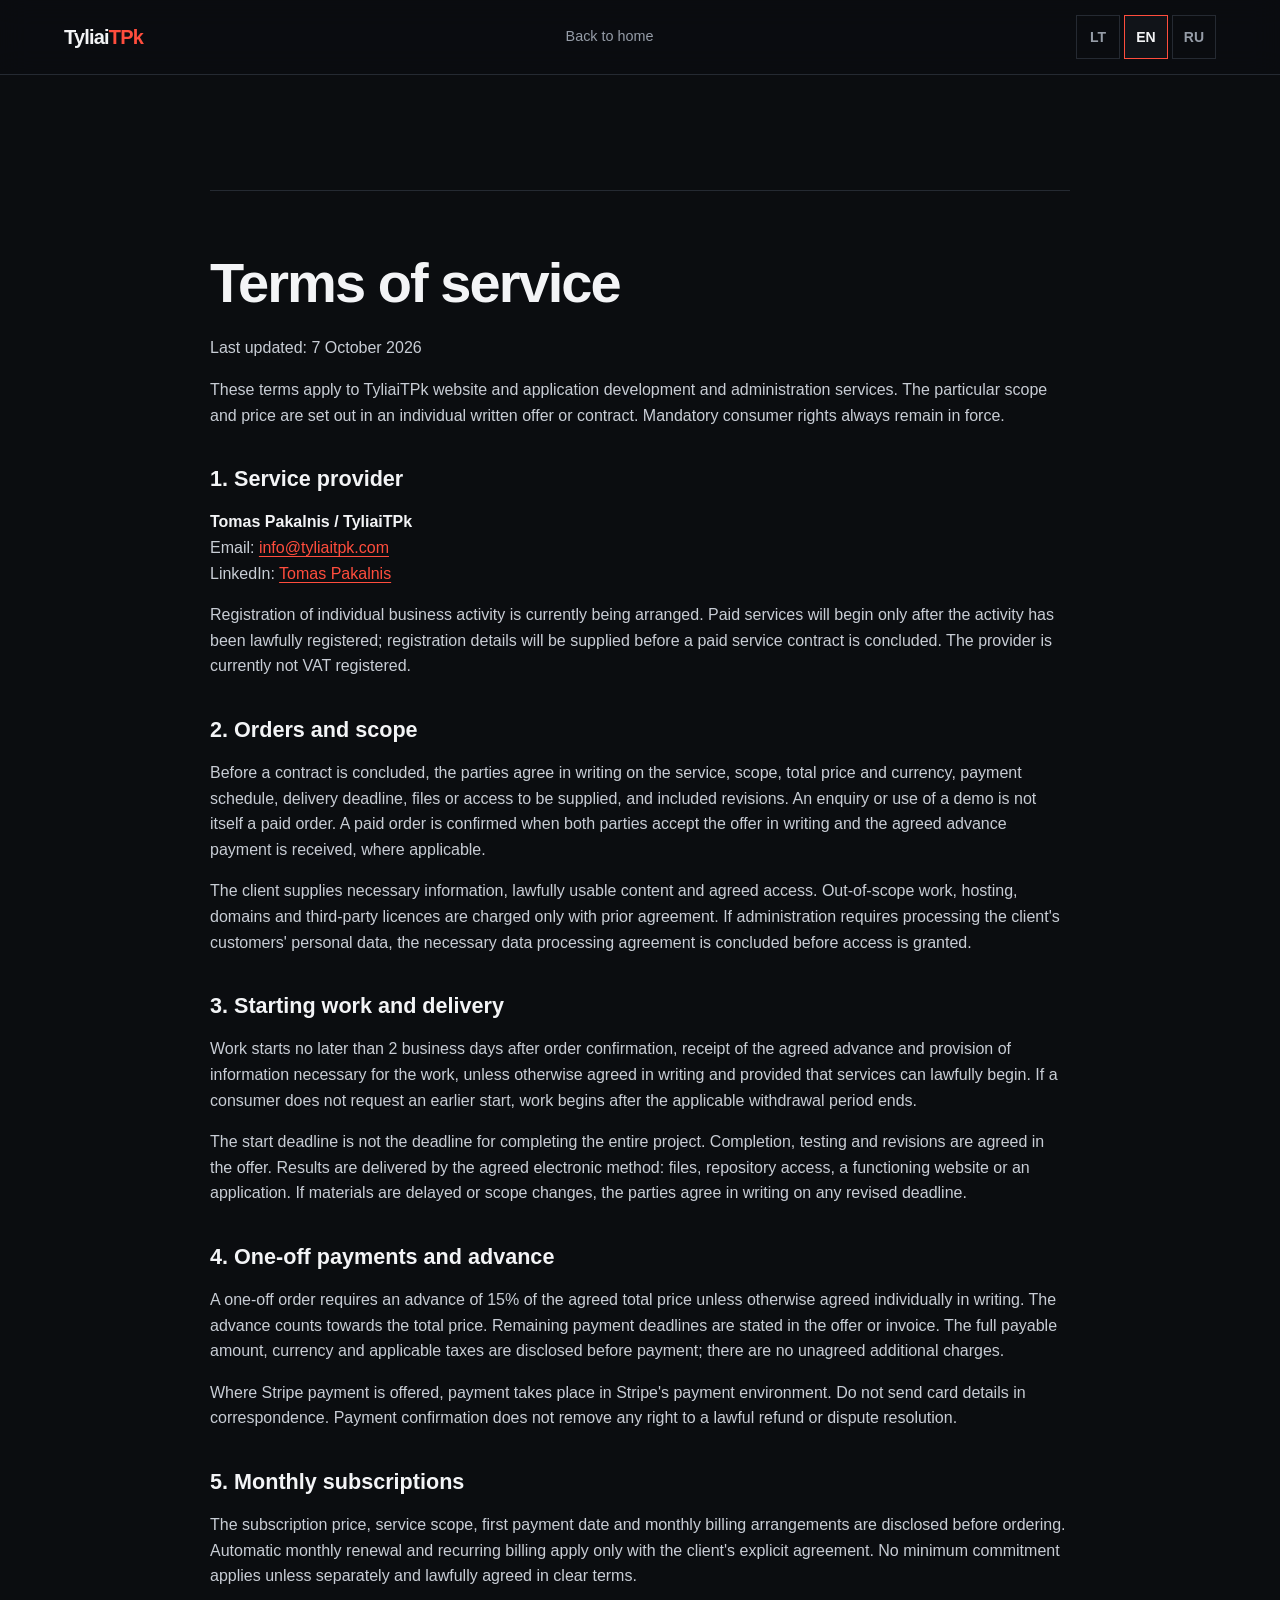
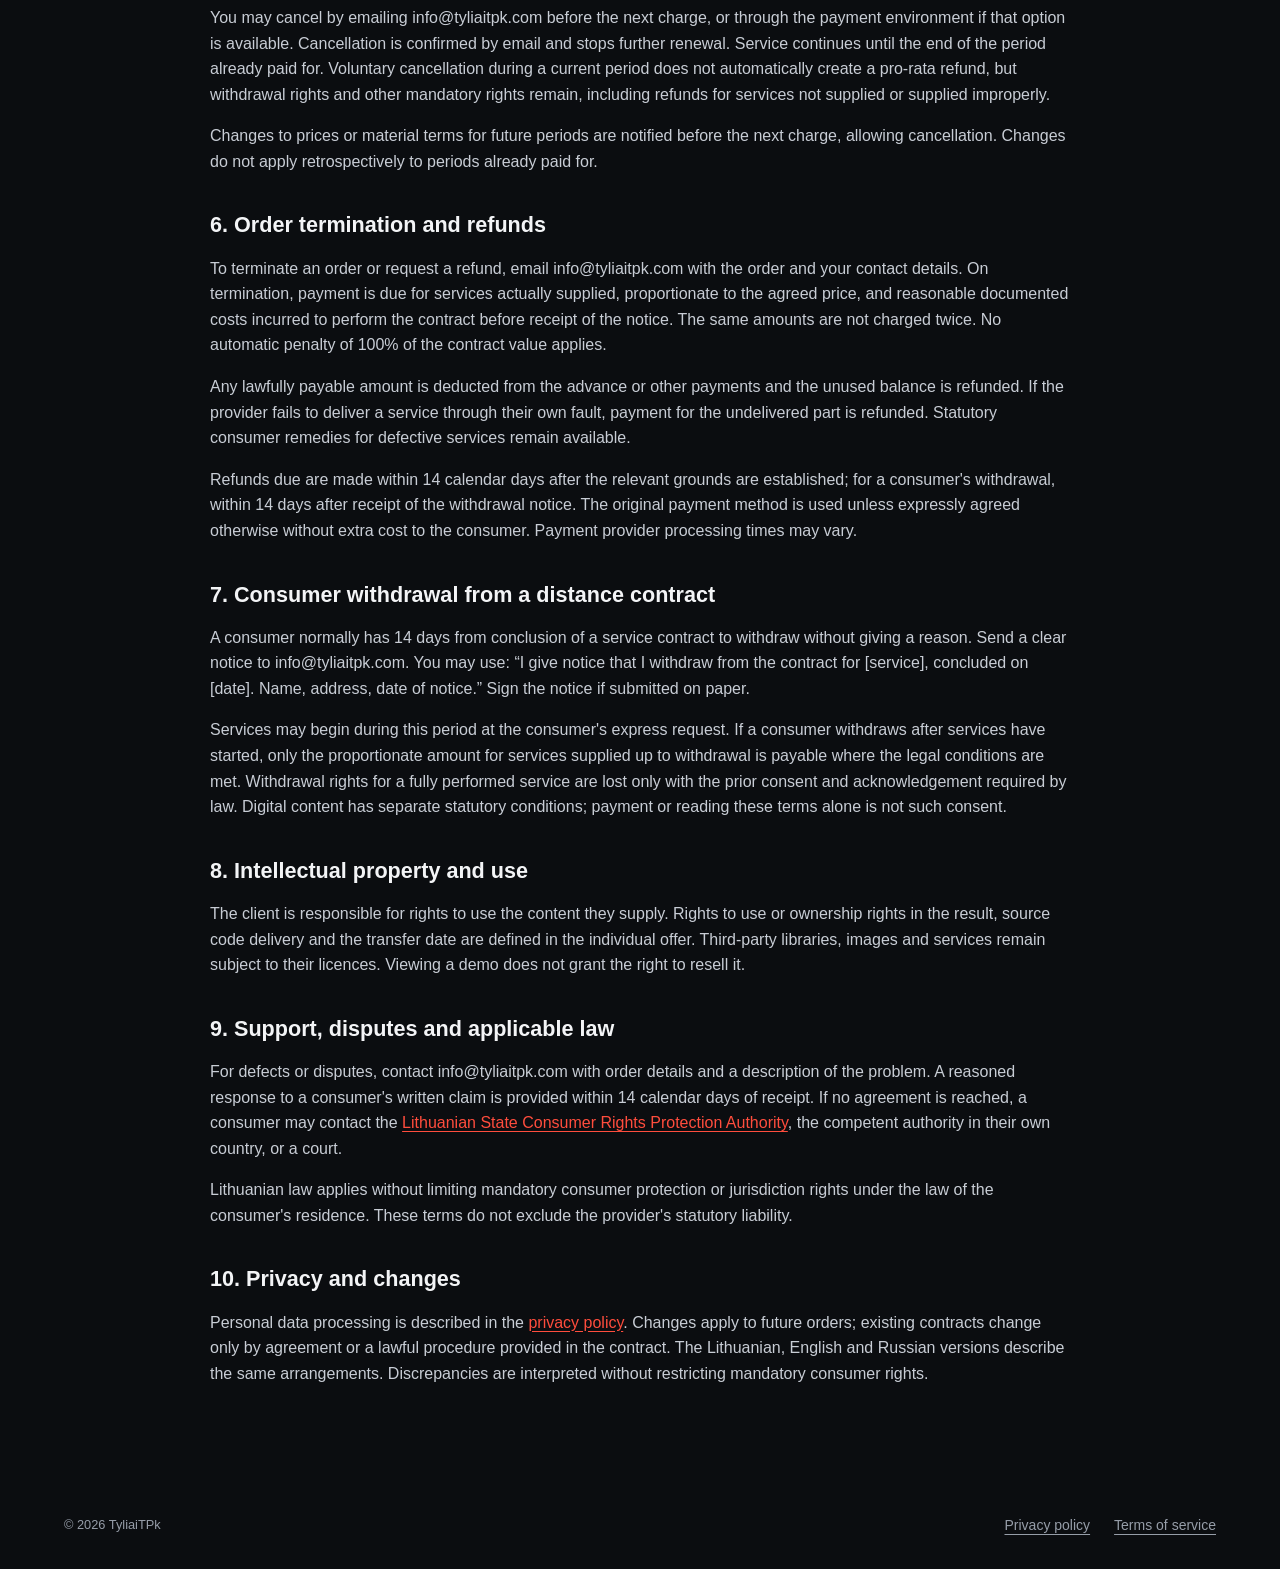
<file: terms.html>
<!DOCTYPE html>
<html lang="lt">
<head>
  <meta charset="UTF-8">
  <meta name="viewport" content="width=device-width, initial-scale=1.0">
  <title>Paslaugų teikimo sąlygos | TyliaiTPk</title>
  <meta data-description-ru="TyliaiTPk — условия оказания услуг. Tomas Pakalnis, info@tyliaitpk.com." name="description" content="TyliaiTPk — paslaugų teikimo sąlygos. Tomas Pakalnis, info@tyliaitpk.com." data-description-lt="TyliaiTPk — paslaugų teikimo sąlygos. Tomas Pakalnis, info@tyliaitpk.com." data-description-en="TyliaiTPk — terms of service. Tomas Pakalnis, info@tyliaitpk.com.">
  <link rel="canonical" href="https://tyliaitpk.com/terms.html">
  <link rel="icon" type="image/svg+xml" href="icons/tyliaitpk-favicon.svg?v=2">
  <link rel="stylesheet" href="style.css?v=20261007-gallery-ru">
</head>
<body data-title-ru="Условия оказания услуг | TyliaiTPk" class="legal-page" data-title-lt="Paslaugų teikimo sąlygos | TyliaiTPk" data-title-en="Terms of service | TyliaiTPk">
  <header class="header">
    <div class="container nav">
      <a href="index.html" class="logo">Tyliai<span>TPk</span></a>
      <nav aria-label="Pagrindinis meniu" data-i18n-aria="navigation">
        <a href="index.html" data-i18n="backHome">Į pagrindinį puslapį</a>
      </nav>
      <div class="language-switch" role="group" aria-label="Kalba / Language">
        <button type="button" data-language="lt" lang="lt" aria-label="Lietuvių" aria-pressed="true">LT</button>
        <button type="button" data-language="en" lang="en" aria-label="English" aria-pressed="false">EN</button>
        <button type="button" data-language="ru" lang="ru" aria-label="Русский" aria-pressed="false">RU</button>
      </div>
    </div>
  </header>
  <main class="container legal-content">
    <article lang="lt" data-language-content="lt">
<h1>Paslaugų teikimo sąlygos</h1>
<p class="legal-updated">Atnaujinta: 2026-10-07</p>
<p>Šios sąlygos taikomos TyliaiTPk svetainių ir aplikacijų kūrimo bei administravimo paslaugoms. Konkreti darbų apimtis ir kaina nustatomos individualiame rašytiniame pasiūlyme ar sutartyje. Privalomos vartotojų teisės visada išlieka.</p>
<h2>1. Paslaugų teikėjas</h2>
<p><strong>Tomas Pakalnis / TyliaiTPk</strong><br>El. paštas: <a href="mailto:info@tyliaitpk.com">info@tyliaitpk.com</a><br>LinkedIn: <a href="https://www.linkedin.com/in/tomas-pakalnis/" target="_blank" rel="noopener noreferrer">Tomas Pakalnis</a></p>
<p>Individualios veiklos registravimas šiuo metu tvarkomas. Mokamos paslaugos pradedamos teikti tik teisėtai įregistravus veiklą; registravimo rekvizitai bus pateikti prieš sudarant mokamų paslaugų sutartį. Paslaugų teikėjas šiuo metu nėra PVM mokėtojas.</p>
<h2>2. Užsakymas ir darbų apimtis</h2>
<p>Prieš sudarant sutartį raštu suderinama paslauga, darbų apimtis, galutinė kaina ir valiuta, mokėjimų grafikas, terminas, perduodami failai ar prieigos bei į kainą įskaičiuoti pataisymai. Užklausa ar demonstracijos naudojimas savaime nėra mokamas užsakymas. Mokamas užsakymas patvirtinamas abiem šalims raštu priėmus pasiūlymą ir gavus sutartą avansą, kai jis taikomas.</p>
<p>Klientas pateikia darbui būtiną informaciją, teisėtai naudojamą turinį ir sutartą prieigą. Darbai už suderintos apimties ribų, priegloba, domenai ar trečiųjų šalių licencijos apmokestinami tik iš anksto suderinus. Jei administravimui reikia tvarkyti kliento klientų asmens duomenis, prieš suteikiant prieigą sudaromas reikalingas duomenų tvarkymo susitarimas.</p>
<h2>3. Darbų pradžia ir rezultato perdavimas</h2>
<p>Darbai pradedami ne vėliau kaip per 2 darbo dienas nuo užsakymo patvirtinimo, sutarto avanso gavimo ir darbui būtinos informacijos pateikimo, jei raštu nesusitarta kitaip ir paslaugos teikimas jau teisėtai galimas. Jei vartotojas neprašo pradėti anksčiau, darbai pradedami pasibaigus taikomam sutarties atsisakymo laikotarpiui.</p>
<p>Pradžios terminas nėra viso projekto užbaigimo terminas. Užbaigimas, testavimo ir pataisymų tvarka suderinami pasiūlyme. Rezultatas perduodamas sutartu elektroniniu būdu: failais, prieiga prie saugyklos, veikiančia svetaine ar aplikacija. Vėluojant pateikti medžiagą arba pasikeitus apimčiai, šalys raštu suderina terminų pakeitimą.</p>
<h2>4. Vienkartiniai mokėjimai ir avansas</h2>
<p>Vienkartiniam užsakymui taikomas 15 % sutartos bendros kainos avansas, jei individualiai raštu nesusitarta kitaip. Avansas įskaitomas į bendrą kainą. Likusios sumos mokėjimo terminai nurodomi pasiūlyme ar sąskaitoje. Prieš mokėjimą pateikiama visa mokėtina suma, valiuta ir taikomi mokesčiai; papildomų nesuderintų mokesčių nėra.</p>
<p>Jei siūlomas atsiskaitymas per „Stripe“, jis atliekamas „Stripe“ mokėjimo aplinkoje. Nekelkite kortelės duomenų į susirašinėjimą. Mokėjimo patvirtinimas nepanaikina teisės į teisėtą grąžinimą ar ginčo nagrinėjimą.</p>
<h2>5. Mėnesinės prenumeratos</h2>
<p>Prenumeratos kaina, paslaugos apimtis, pirmo mokėjimo data ir mėnesinė mokėjimų tvarka pateikiamos prieš užsakymą. Automatinis mėnesinis pratęsimas ir pakartotinis apmokestinimas taikomi tik klientui aiškiai su tuo sutikus. Minimalus privalomas laikotarpis netaikomas, jei dėl jo teisėtai ir aiškiai nesusitarta atskirai.</p>
<p>Prenumeratą galima atšaukti parašius info@tyliaitpk.com iki kito apmokestinimo arba mokėjimo aplinkoje, jei joje pateikta tokia galimybė. Atšaukimas patvirtinamas el. paštu ir sustabdo tolesnį pratęsimą. Paslauga teikiama iki jau apmokėto laikotarpio pabaigos. Vien už savanorišką atšaukimą einamuoju laikotarpiu proporcingas grąžinimas automatiškai netaikomas, tačiau išlieka sutarties atsisakymo ir kitos privalomos teisės, taip pat teisė į grąžinimą už nesuteiktą ar netinkamai suteiktą paslaugą.</p>
<p>Apie būsimų laikotarpių kainos ar esminių sąlygų pakeitimus pranešama prieš naują apmokestinimą, suteikiant galimybę atšaukti prenumeratą. Jau apmokėtam laikotarpiui pakeitimai atgaline data netaikomi.</p>
<h2>6. Užsakymo nutraukimas ir grąžinimai</h2>
<p>Norėdami nutraukti užsakymą ar paprašyti grąžinimo, parašykite info@tyliaitpk.com, nurodydami užsakymą ir savo kontaktą. Nutraukus sutartį atsiskaitoma už faktiškai suteiktas paslaugas proporcingai sutartai kainai ir pagrįstas, dokumentuotas išlaidas, patirtas sutarties vykdymui iki pranešimo gavimo. Tos pačios sumos neskaičiuojamos du kartus. Automatinė 100 % sutarties vertės bauda netaikoma.</p>
<p>Iš avanso ar kitų mokėjimų atskaitoma teisėtai mokėtina suma; nepanaudotas likutis grąžinamas. Jei paslauga nesuteikiama dėl teikėjo kaltės, už nesuteiktą dalį mokėjimas grąžinamas. Įstatyme numatyti vartotojo gynimo būdai dėl paslaugos trūkumų išlieka.</p>
<p>Teisėtai grąžintinos sumos grąžinamos ne vėliau kaip per 14 kalendorinių dienų nuo atitinkamo pagrindo nustatymo; vartotojui atsisakius sutarties — per 14 dienų nuo pranešimo apie atsisakymą gavimo. Naudojamas tas pats mokėjimo būdas, nebent aiškiai sutariama kitaip, nesukeliant papildomų išlaidų vartotojui. Mokėjimo teikėjo įskaitymo laikas gali skirtis.</p>
<h2>7. Vartotojo teisė atsisakyti nuotolinės sutarties</h2>
<p>Vartotojas paprastai turi teisę per 14 dienų nuo paslaugų sutarties sudarymo jos atsisakyti nenurodydamas priežasties. Aiškų pranešimą siųskite info@tyliaitpk.com. Galite naudoti tokią formą: „Pranešu, kad atsisakau sutarties dėl [paslauga], sudarytos [data]. Vardas, pavardė, adresas, pranešimo data.“ Siunčiant popierinį pranešimą jį pasirašykite.</p>
<p>Pradėti paslaugą per šį laikotarpį galima vartotojui aiškiai paprašius. Atsisakius jau pradėtos paslaugos, teisės aktų nustatytomis sąlygomis mokama tik proporcinga iki atsisakymo suteiktos paslaugos dalis. Teisė atsisakyti visiškai suteiktos paslaugos prarandama tik esant įstatyme numatytam išankstiniam sutikimui ir patvirtinimui apie šios teisės praradimą. Skaitmeniniam turiniui taikomos atskiros įstatymo sąlygos; vien mokėjimas ar šių sąlygų perskaitymas nėra toks sutikimas.</p>
<h2>8. Intelektinė nuosavybė ir naudojimas</h2>
<p>Klientas atsako už jo pateikto turinio naudojimo teises. Sukurto rezultato naudojimo ar turtinių teisių perdavimas, pradinio kodo perdavimas ir perdavimo momentas nustatomi individualiame pasiūlyme. Trečiųjų šalių bibliotekoms, vaizdams ir paslaugoms taikomos jų licencijos. Vien demonstracijos peržiūra nesuteikia teisės jos perparduoti.</p>
<h2>9. Pagalba, ginčai ir taikoma teisė</h2>
<p>Pastebėję trūkumą ar kilus ginčui kreipkitės info@tyliaitpk.com, pateikdami užsakymo informaciją ir problemos aprašymą. Į vartotojo rašytinį reikalavimą pateikiamas motyvuotas atsakymas per 14 kalendorinių dienų nuo gavimo. Nepavykus susitarti, vartotojas gali kreiptis į <a href="https://vvtat.lrv.lt/">Valstybinę vartotojų teisių apsaugos tarnybą</a>, savo valstybės kompetentingą instituciją arba teismą.</p>
<p>Taikoma Lietuvos teisė, neapribojant vartotojui pagal jo gyvenamosios vietos teisę priklausančios privalomos apsaugos ar teismingumo. Šios sąlygos neatmeta įstatyme numatytos teikėjo atsakomybės.</p>
<h2>10. Privatumas ir sąlygų pakeitimai</h2>
<p>Asmens duomenų tvarkymas aprašytas <a href="privacy.html">privatumo politikoje</a>. Sąlygų pakeitimai taikomi būsimiems užsakymams; jau sudarytos sutartys keičiamos tik šalių susitarimu arba teisėtai sutartyje numatyta tvarka. Lietuvių, anglų ir rusų versijose nustatoma ta pati tvarka. Neatitikimai aiškinami taip, kad nebūtų ribojamos privalomos vartotojo teisės.</p></article>
    <article lang="en" data-language-content="en">
<h1>Terms of service</h1>
<p class="legal-updated">Last updated: 7 October 2026</p>
<p>These terms apply to TyliaiTPk website and application development and administration services. The particular scope and price are set out in an individual written offer or contract. Mandatory consumer rights always remain in force.</p>
<h2>1. Service provider</h2>
<p><strong>Tomas Pakalnis / TyliaiTPk</strong><br>Email: <a href="mailto:info@tyliaitpk.com">info@tyliaitpk.com</a><br>LinkedIn: <a href="https://www.linkedin.com/in/tomas-pakalnis/" target="_blank" rel="noopener noreferrer">Tomas Pakalnis</a></p>
<p>Registration of individual business activity is currently being arranged. Paid services will begin only after the activity has been lawfully registered; registration details will be supplied before a paid service contract is concluded. The provider is currently not VAT registered.</p>
<h2>2. Orders and scope</h2>
<p>Before a contract is concluded, the parties agree in writing on the service, scope, total price and currency, payment schedule, delivery deadline, files or access to be supplied, and included revisions. An enquiry or use of a demo is not itself a paid order. A paid order is confirmed when both parties accept the offer in writing and the agreed advance payment is received, where applicable.</p>
<p>The client supplies necessary information, lawfully usable content and agreed access. Out-of-scope work, hosting, domains and third-party licences are charged only with prior agreement. If administration requires processing the client's customers' personal data, the necessary data processing agreement is concluded before access is granted.</p>
<h2>3. Starting work and delivery</h2>
<p>Work starts no later than 2 business days after order confirmation, receipt of the agreed advance and provision of information necessary for the work, unless otherwise agreed in writing and provided that services can lawfully begin. If a consumer does not request an earlier start, work begins after the applicable withdrawal period ends.</p>
<p>The start deadline is not the deadline for completing the entire project. Completion, testing and revisions are agreed in the offer. Results are delivered by the agreed electronic method: files, repository access, a functioning website or an application. If materials are delayed or scope changes, the parties agree in writing on any revised deadline.</p>
<h2>4. One-off payments and advance</h2>
<p>A one-off order requires an advance of 15% of the agreed total price unless otherwise agreed individually in writing. The advance counts towards the total price. Remaining payment deadlines are stated in the offer or invoice. The full payable amount, currency and applicable taxes are disclosed before payment; there are no unagreed additional charges.</p>
<p>Where Stripe payment is offered, payment takes place in Stripe's payment environment. Do not send card details in correspondence. Payment confirmation does not remove any right to a lawful refund or dispute resolution.</p>
<h2>5. Monthly subscriptions</h2>
<p>The subscription price, service scope, first payment date and monthly billing arrangements are disclosed before ordering. Automatic monthly renewal and recurring billing apply only with the client's explicit agreement. No minimum commitment applies unless separately and lawfully agreed in clear terms.</p>
<p>You may cancel by emailing info@tyliaitpk.com before the next charge, or through the payment environment if that option is available. Cancellation is confirmed by email and stops further renewal. Service continues until the end of the period already paid for. Voluntary cancellation during a current period does not automatically create a pro-rata refund, but withdrawal rights and other mandatory rights remain, including refunds for services not supplied or supplied improperly.</p>
<p>Changes to prices or material terms for future periods are notified before the next charge, allowing cancellation. Changes do not apply retrospectively to periods already paid for.</p>
<h2>6. Order termination and refunds</h2>
<p>To terminate an order or request a refund, email info@tyliaitpk.com with the order and your contact details. On termination, payment is due for services actually supplied, proportionate to the agreed price, and reasonable documented costs incurred to perform the contract before receipt of the notice. The same amounts are not charged twice. No automatic penalty of 100% of the contract value applies.</p>
<p>Any lawfully payable amount is deducted from the advance or other payments and the unused balance is refunded. If the provider fails to deliver a service through their own fault, payment for the undelivered part is refunded. Statutory consumer remedies for defective services remain available.</p>
<p>Refunds due are made within 14 calendar days after the relevant grounds are established; for a consumer's withdrawal, within 14 days after receipt of the withdrawal notice. The original payment method is used unless expressly agreed otherwise without extra cost to the consumer. Payment provider processing times may vary.</p>
<h2>7. Consumer withdrawal from a distance contract</h2>
<p>A consumer normally has 14 days from conclusion of a service contract to withdraw without giving a reason. Send a clear notice to info@tyliaitpk.com. You may use: “I give notice that I withdraw from the contract for [service], concluded on [date]. Name, address, date of notice.” Sign the notice if submitted on paper.</p>
<p>Services may begin during this period at the consumer's express request. If a consumer withdraws after services have started, only the proportionate amount for services supplied up to withdrawal is payable where the legal conditions are met. Withdrawal rights for a fully performed service are lost only with the prior consent and acknowledgement required by law. Digital content has separate statutory conditions; payment or reading these terms alone is not such consent.</p>
<h2>8. Intellectual property and use</h2>
<p>The client is responsible for rights to use the content they supply. Rights to use or ownership rights in the result, source code delivery and the transfer date are defined in the individual offer. Third-party libraries, images and services remain subject to their licences. Viewing a demo does not grant the right to resell it.</p>
<h2>9. Support, disputes and applicable law</h2>
<p>For defects or disputes, contact info@tyliaitpk.com with order details and a description of the problem. A reasoned response to a consumer's written claim is provided within 14 calendar days of receipt. If no agreement is reached, a consumer may contact the <a href="https://vvtat.lrv.lt/">Lithuanian State Consumer Rights Protection Authority</a>, the competent authority in their own country, or a court.</p>
<p>Lithuanian law applies without limiting mandatory consumer protection or jurisdiction rights under the law of the consumer's residence. These terms do not exclude the provider's statutory liability.</p>
<h2>10. Privacy and changes</h2>
<p>Personal data processing is described in the <a href="privacy.html">privacy policy</a>. Changes apply to future orders; existing contracts change only by agreement or a lawful procedure provided in the contract. The Lithuanian, English and Russian versions describe the same arrangements. Discrepancies are interpreted without restricting mandatory consumer rights.</p></article>
    <article lang="ru" data-language-content="ru" hidden>
<h1>Условия оказания услуг</h1>
<p class="legal-updated">Обновлено: 7 октября 2026 г.</p>
<p>Эти условия применяются к услугам TyliaiTPk по разработке и администрированию сайтов и приложений. Конкретные объём работ и цена устанавливаются в индивидуальном письменном предложении или договоре. Обязательные права потребителей всегда сохраняются.</p>
<h2>1. Исполнитель</h2>
<p><strong>Tomas Pakalnis / TyliaiTPk</strong><br>Эл. почта: <a href="mailto:info@tyliaitpk.com">info@tyliaitpk.com</a><br>LinkedIn: <a href="https://www.linkedin.com/in/tomas-pakalnis/" target="_blank" rel="noopener noreferrer">Tomas Pakalnis</a></p>
<p>Регистрация индивидуальной предпринимательской деятельности сейчас оформляется. Платные услуги начнут оказываться только после законной регистрации; регистрационные реквизиты будут предоставлены до заключения договора на платные услуги. Исполнитель в настоящее время не зарегистрирован как плательщик НДС.</p>
<h2>2. Заказ и объём работ</h2>
<p>До заключения договора письменно согласовываются услуга, объём работ, итоговая цена и валюта, график платежей, срок выполнения, передаваемые файлы или доступы и включённые исправления. Обращение или использование демо сами по себе не являются платным заказом. Платный заказ подтверждается после письменного принятия предложения обеими сторонами и получения согласованного аванса, если он предусмотрен.</p>
<p>Клиент предоставляет необходимую информацию, правомерно используемый контент и согласованный доступ. Работы вне согласованного объёма, хостинг, домены и лицензии третьих сторон оплачиваются только после предварительного согласования. Если администрирование требует обработки персональных данных клиентов заказчика, необходимое соглашение об обработке данных заключается до предоставления доступа.</p>
<h2>3. Начало работ и передача результата</h2>
<p>Работы начинаются не позднее чем через 2 рабочих дня после подтверждения заказа, получения согласованного аванса и предоставления необходимой информации, если письменно не согласовано иное и оказание услуг уже законно возможно. Если потребитель не просит начать раньше, работы начинаются после окончания применимого срока отказа от договора.</p>
<p>Срок начала работ не является сроком завершения всего проекта. Завершение, тестирование и порядок исправлений согласовываются в предложении. Результат передаётся согласованным электронным способом: файлами, доступом к репозиторию, работающим сайтом или приложением. При задержке материалов или изменении объёма стороны письменно согласовывают новые сроки.</p>
<h2>4. Разовые платежи и аванс</h2>
<p>Для разового заказа предусмотрен аванс 15 % согласованной общей цены, если индивидуально письменно не согласовано иное. Аванс засчитывается в общую цену. Сроки оплаты остатка указываются в предложении или счёте. До оплаты сообщаются полная сумма, валюта и применимые налоги; несогласованные дополнительные сборы не взимаются.</p>
<p>Если предлагается оплата через Stripe, она проводится в платёжной среде Stripe. Не отправляйте данные карты в переписке. Подтверждение оплаты не отменяет право на законный возврат или рассмотрение спора.</p>
<h2>5. Ежемесячные подписки</h2>
<p>Цена подписки, объём услуги, дата первого платежа и порядок ежемесячной оплаты сообщаются до заказа. Автоматическое ежемесячное продление и повторные списания применяются только при явно выраженном согласии клиента. Минимальный обязательный срок не применяется, если он не согласован отдельно, законно и в ясной форме.</p>
<p>Подписку можно отменить, написав на info@tyliaitpk.com до следующего списания, либо в платёжной среде, если такая возможность предусмотрена. Отмена подтверждается по электронной почте и прекращает дальнейшее продление. Услуга предоставляется до конца уже оплаченного периода. Добровольная отмена в текущем периоде автоматически не даёт права на пропорциональный возврат, однако право отказа и другие обязательные права сохраняются, включая возврат за неоказанную или ненадлежащим образом оказанную услугу.</p>
<p>Об изменении цены или существенных условий будущих периодов сообщается до нового списания с возможностью отменить подписку. Изменения не применяются задним числом к уже оплаченным периодам.</p>
<h2>6. Прекращение заказа и возвраты</h2>
<p>Для прекращения заказа или запроса возврата напишите на info@tyliaitpk.com, указав заказ и свои контакты. При прекращении договора оплачиваются фактически оказанные услуги пропорционально согласованной цене и обоснованные документально подтверждённые расходы на исполнение договора до получения уведомления. Одни и те же суммы не учитываются дважды. Автоматический штраф в размере 100 % стоимости договора не применяется.</p>
<p>Из аванса или других платежей вычитается сумма, подлежащая законной оплате; неиспользованный остаток возвращается. Если услуга не оказана по вине исполнителя, оплата за неоказанную часть возвращается. Предусмотренные законом способы защиты потребителя при недостатках услуги сохраняются.</p>
<p>Подлежащие возврату суммы возвращаются не позднее чем через 14 календарных дней после установления соответствующего основания; при отказе потребителя от договора — в течение 14 дней после получения уведомления. Используется исходный способ оплаты, если явно не согласовано иное без дополнительных расходов для потребителя. Сроки зачисления платёжным провайдером могут отличаться.</p>
<h2>7. Право потребителя отказаться от дистанционного договора</h2>
<p>Обычно потребитель вправе отказаться от договора услуг в течение 14 дней с момента заключения без указания причины. Направьте однозначное уведомление на info@tyliaitpk.com. Можно использовать форму: «Уведомляю об отказе от договора на [услуга], заключённого [дата]. Имя, фамилия, адрес, дата уведомления». Бумажное уведомление следует подписать.</p>
<p>Оказание услуги в этот период может начаться по явной просьбе потребителя. При отказе от уже начатой услуги, если выполнены установленные законом условия, оплачивается только пропорциональная часть услуги, оказанная до отказа. Право отказа от полностью оказанной услуги утрачивается только при предусмотренном законом предварительном согласии и подтверждении осознания утраты права. Для цифрового контента действуют отдельные законные условия; сама оплата или прочтение этих условий не являются таким согласием.</p>
<h2>8. Интеллектуальная собственность и использование</h2>
<p>Клиент отвечает за права на использование предоставленного им контента. Права использования результата или передача имущественных прав, передача исходного кода и момент передачи определяются индивидуальным предложением. Для библиотек, изображений и сервисов третьих сторон действуют их лицензии. Просмотр демо не даёт права на её перепродажу.</p>
<h2>9. Поддержка, споры и применимое право</h2>
<p>При обнаружении недостатков или возникновении спора обращайтесь на info@tyliaitpk.com с информацией о заказе и описанием проблемы. Мотивированный ответ на письменное требование потребителя предоставляется в течение 14 календарных дней после получения. Если договориться не удалось, потребитель может обратиться в <a href="https://vvtat.lrv.lt/">Государственную службу защиты прав потребителей Литвы</a>, компетентный орган своей страны или суд.</p>
<p>Применяется право Литвы без ограничения обязательной защиты потребителя или правил подсудности, предусмотренных правом места его проживания. Эти условия не исключают установленную законом ответственность исполнителя.</p>
<h2>10. Конфиденциальность и изменения условий</h2>
<p>Обработка персональных данных описана в <a href="privacy.html">политике конфиденциальности</a>. Изменения условий применяются к будущим заказам; заключённые договоры изменяются только по соглашению сторон или в законном порядке, предусмотренном договором. Литовская, английская и русская версии описывают одинаковый порядок. Расхождения толкуются без ограничения обязательных прав потребителей.</p>
</article>
  </main>
  <footer>
    <div class="container footer-content">
      <p>© <span id="year"></span> TyliaiTPk</p>
      <nav class="footer-links" aria-label="Teisinė informacija" data-i18n-aria="legalNavigation">
        <a href="privacy.html" data-i18n="privacyLink">Privatumo politika</a>
        <a href="terms.html" data-i18n="termsLink" aria-current="page">Paslaugų teikimo sąlygos</a>
      </nav>
    </div>
  </footer>
  <script src="app.js?v=20261007-gallery-ru"></script>
</body>
</html>
</file>
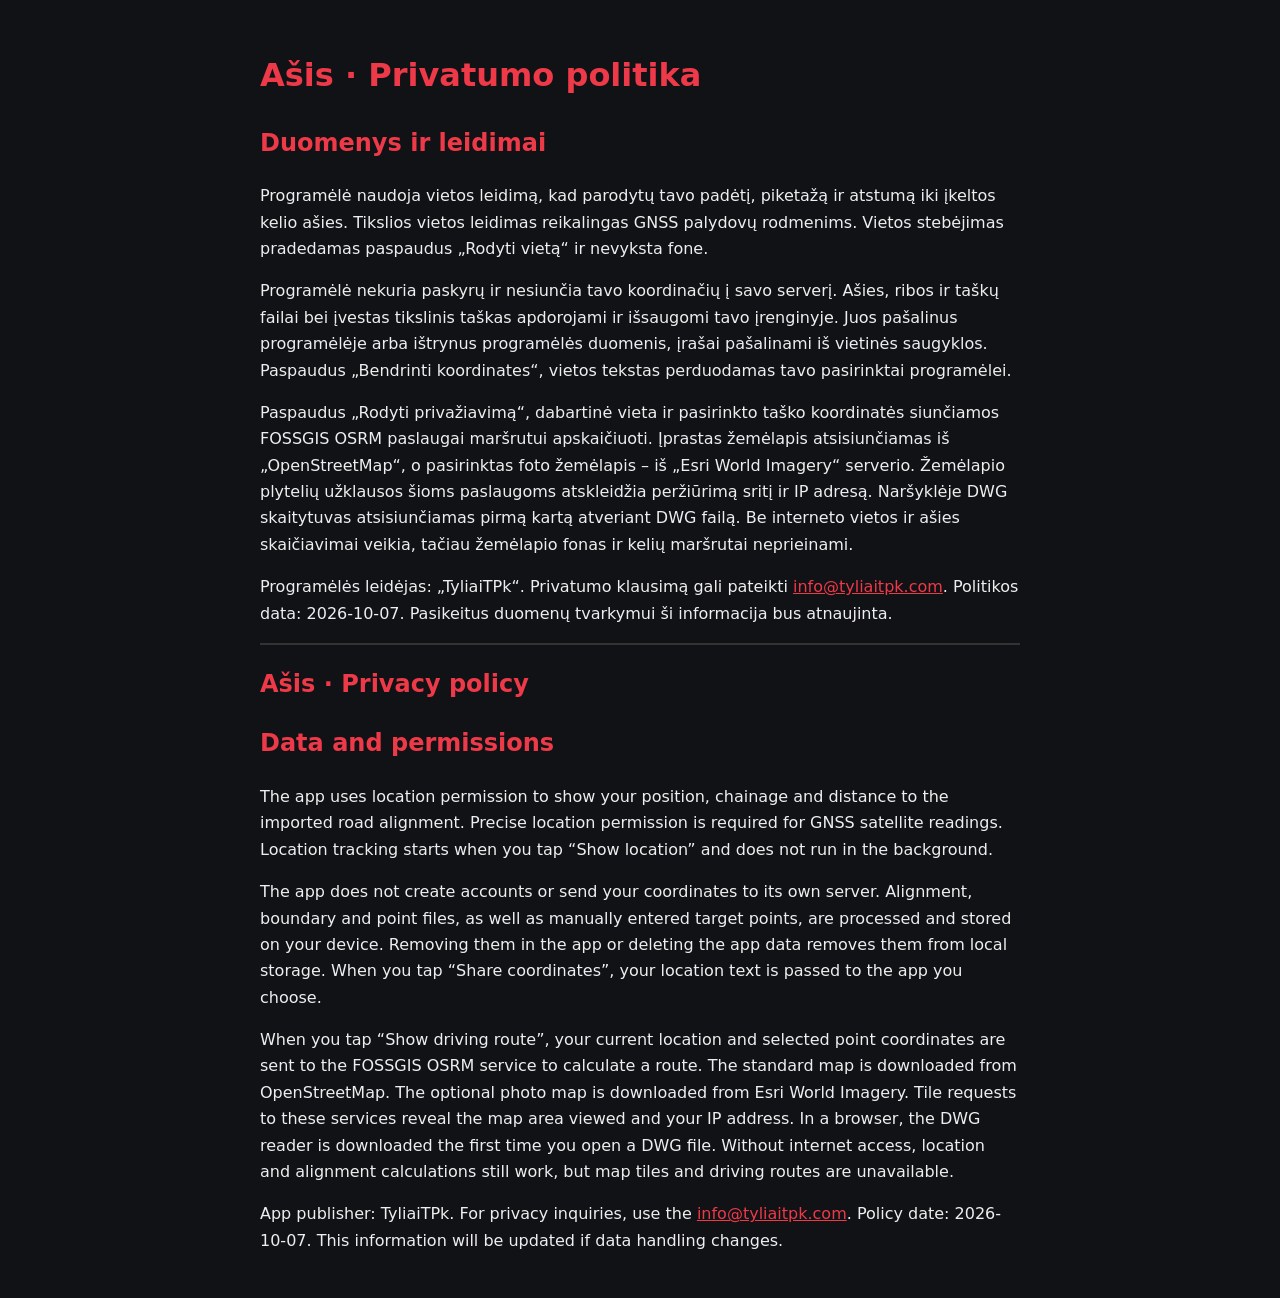
<file: privacy/asis.html>
<!doctype html><html lang="lt"><head><meta charset="utf-8"><meta name="viewport" content="width=device-width,initial-scale=1"><title>Ašis · Privatumo politika / Privacy policy</title><style>body{background:#101216;color:#eee;font:16px/1.65 system-ui;max-width:760px;margin:auto;padding:28px}h1,h2,a{color:#ed3948}hr{border:1px solid #333}</style></head><body><h1>Ašis · Privatumo politika</h1><h2>Duomenys ir leidimai</h2><p>Programėlė naudoja vietos leidimą, kad parodytų tavo padėtį, piketažą ir atstumą iki įkeltos kelio ašies. Tikslios vietos leidimas reikalingas GNSS palydovų rodmenims. Vietos stebėjimas pradedamas paspaudus „Rodyti vietą“ ir nevyksta fone.</p><p>Programėlė nekuria paskyrų ir nesiunčia tavo koordinačių į savo serverį. Ašies, ribos ir taškų failai bei įvestas tikslinis taškas apdorojami ir išsaugomi tavo įrenginyje. Juos pašalinus programėlėje arba ištrynus programėlės duomenis, įrašai pašalinami iš vietinės saugyklos. Paspaudus „Bendrinti koordinates“, vietos tekstas perduodamas tavo pasirinktai programėlei.</p><p>Paspaudus „Rodyti privažiavimą“, dabartinė vieta ir pasirinkto taško koordinatės siunčiamos FOSSGIS OSRM paslaugai maršrutui apskaičiuoti. Įprastas žemėlapis atsisiunčiamas iš „OpenStreetMap“, o pasirinktas foto žemėlapis – iš „Esri World Imagery“ serverio. Žemėlapio plytelių užklausos šioms paslaugoms atskleidžia peržiūrimą sritį ir IP adresą. Naršyklėje DWG skaitytuvas atsisiunčiamas pirmą kartą atveriant DWG failą. Be interneto vietos ir ašies skaičiavimai veikia, tačiau žemėlapio fonas ir kelių maršrutai neprieinami.</p><p>Programėlės leidėjas: „TyliaiTPk“. Privatumo klausimą gali pateikti <a href="mailto:info@tyliaitpk.com">info@tyliaitpk.com</a>. Politikos data: 2026-10-07. Pasikeitus duomenų tvarkymui ši informacija bus atnaujinta.</p><hr><section lang="en"><h1>Ašis · Privacy policy</h1><h2>Data and permissions</h2><p>The app uses location permission to show your position, chainage and distance to the imported road alignment. Precise location permission is required for GNSS satellite readings. Location tracking starts when you tap “Show location” and does not run in the background.</p><p>The app does not create accounts or send your coordinates to its own server. Alignment, boundary and point files, as well as manually entered target points, are processed and stored on your device. Removing them in the app or deleting the app data removes them from local storage. When you tap “Share coordinates”, your location text is passed to the app you choose.</p><p>When you tap “Show driving route”, your current location and selected point coordinates are sent to the FOSSGIS OSRM service to calculate a route. The standard map is downloaded from OpenStreetMap. The optional photo map is downloaded from Esri World Imagery. Tile requests to these services reveal the map area viewed and your IP address. In a browser, the DWG reader is downloaded the first time you open a DWG file. Without internet access, location and alignment calculations still work, but map tiles and driving routes are unavailable.</p><p>App publisher: TyliaiTPk. For privacy inquiries, use the <a href="mailto:info@tyliaitpk.com">info@tyliaitpk.com</a>. Policy date: 2026-10-07. This information will be updated if data handling changes.</p></section></body></html>
</file>
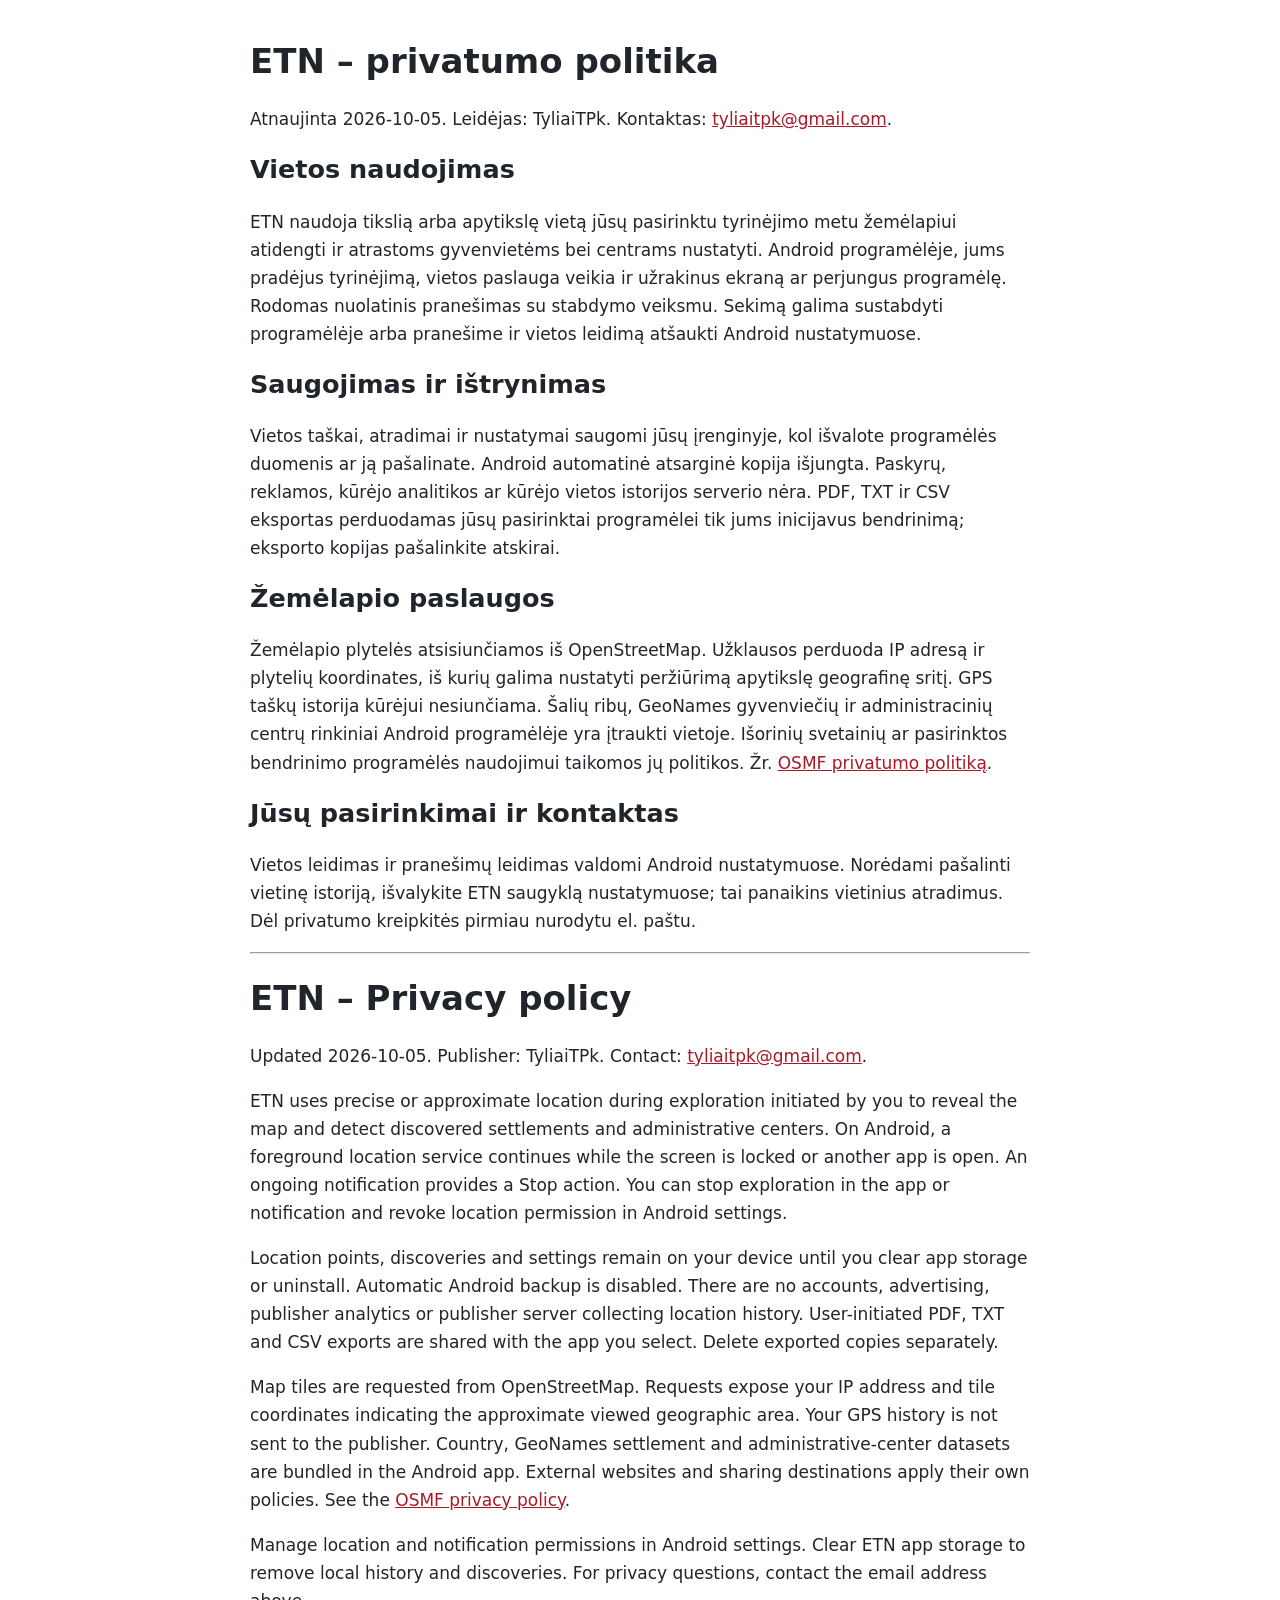
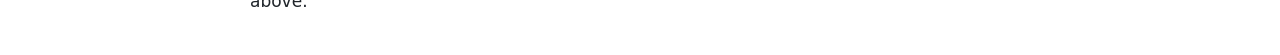
<file: privacy/etn.html>
<!doctype html><html lang="lt"><meta charset="utf-8"><meta name="viewport" content="width=device-width,initial-scale=1"><title>ETN – privatumo politika / Privacy policy</title><style>body{max-width:780px;margin:40px auto;padding:0 24px;font:17px/1.65 system-ui;color:#20252b}h1,h2{line-height:1.25}a{color:#a71929}</style><h1>ETN – privatumo politika</h1><p>Atnaujinta 2026-10-05. Leidėjas: TyliaiTPk. Kontaktas: <a href="mailto:tyliaitpk@gmail.com">tyliaitpk@gmail.com</a>.</p><h2>Vietos naudojimas</h2><p>ETN naudoja tikslią arba apytikslę vietą jūsų pasirinktu tyrinėjimo metu žemėlapiui atidengti ir atrastoms gyvenvietėms bei centrams nustatyti. Android programėlėje, jums pradėjus tyrinėjimą, vietos paslauga veikia ir užrakinus ekraną ar perjungus programėlę. Rodomas nuolatinis pranešimas su stabdymo veiksmu. Sekimą galima sustabdyti programėlėje arba pranešime ir vietos leidimą atšaukti Android nustatymuose.</p><h2>Saugojimas ir ištrynimas</h2><p>Vietos taškai, atradimai ir nustatymai saugomi jūsų įrenginyje, kol išvalote programėlės duomenis ar ją pašalinate. Android automatinė atsarginė kopija išjungta. Paskyrų, reklamos, kūrėjo analitikos ar kūrėjo vietos istorijos serverio nėra. PDF, TXT ir CSV eksportas perduodamas jūsų pasirinktai programėlei tik jums inicijavus bendrinimą; eksporto kopijas pašalinkite atskirai.</p><h2>Žemėlapio paslaugos</h2><p>Žemėlapio plytelės atsisiunčiamos iš OpenStreetMap. Užklausos perduoda IP adresą ir plytelių koordinates, iš kurių galima nustatyti peržiūrimą apytikslę geografinę sritį. GPS taškų istorija kūrėjui nesiunčiama. Šalių ribų, GeoNames gyvenviečių ir administracinių centrų rinkiniai Android programėlėje yra įtraukti vietoje. Išorinių svetainių ar pasirinktos bendrinimo programėlės naudojimui taikomos jų politikos. Žr. <a href="https://osmfoundation.org/wiki/Privacy_Policy">OSMF privatumo politiką</a>.</p><h2>Jūsų pasirinkimai ir kontaktas</h2><p>Vietos leidimas ir pranešimų leidimas valdomi Android nustatymuose. Norėdami pašalinti vietinę istoriją, išvalykite ETN saugyklą nustatymuose; tai panaikins vietinius atradimus. Dėl privatumo kreipkitės pirmiau nurodytu el. paštu.</p><hr><h1 lang="en">ETN – Privacy policy</h1><p>Updated 2026-10-05. Publisher: TyliaiTPk. Contact: <a href="mailto:tyliaitpk@gmail.com">tyliaitpk@gmail.com</a>.</p><p>ETN uses precise or approximate location during exploration initiated by you to reveal the map and detect discovered settlements and administrative centers. On Android, a foreground location service continues while the screen is locked or another app is open. An ongoing notification provides a Stop action. You can stop exploration in the app or notification and revoke location permission in Android settings.</p><p>Location points, discoveries and settings remain on your device until you clear app storage or uninstall. Automatic Android backup is disabled. There are no accounts, advertising, publisher analytics or publisher server collecting location history. User-initiated PDF, TXT and CSV exports are shared with the app you select. Delete exported copies separately.</p><p>Map tiles are requested from OpenStreetMap. Requests expose your IP address and tile coordinates indicating the approximate viewed geographic area. Your GPS history is not sent to the publisher. Country, GeoNames settlement and administrative-center datasets are bundled in the Android app. External websites and sharing destinations apply their own policies. See the <a href="https://osmfoundation.org/wiki/Privacy_Policy">OSMF privacy policy</a>.</p><p>Manage location and notification permissions in Android settings. Clear ETN app storage to remove local history and discoveries. For privacy questions, contact the email address above.</p></html>
</file>
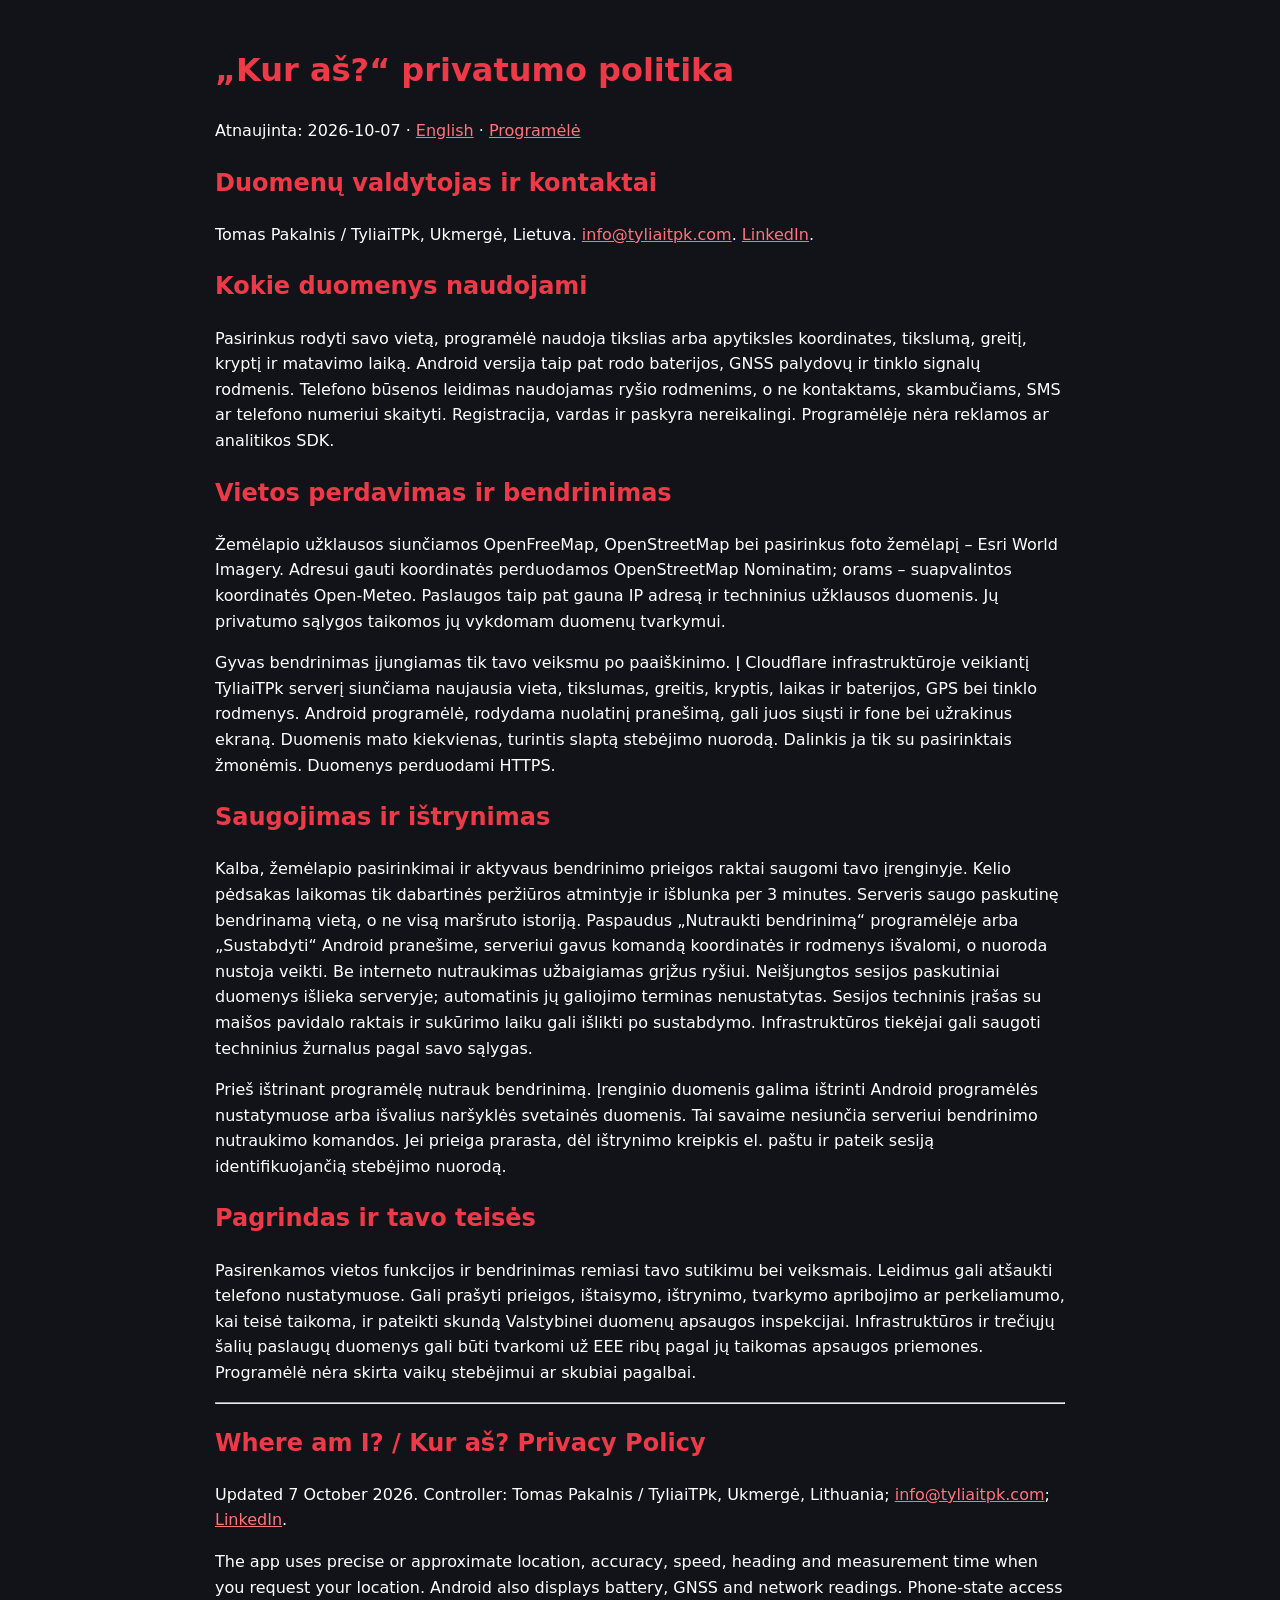
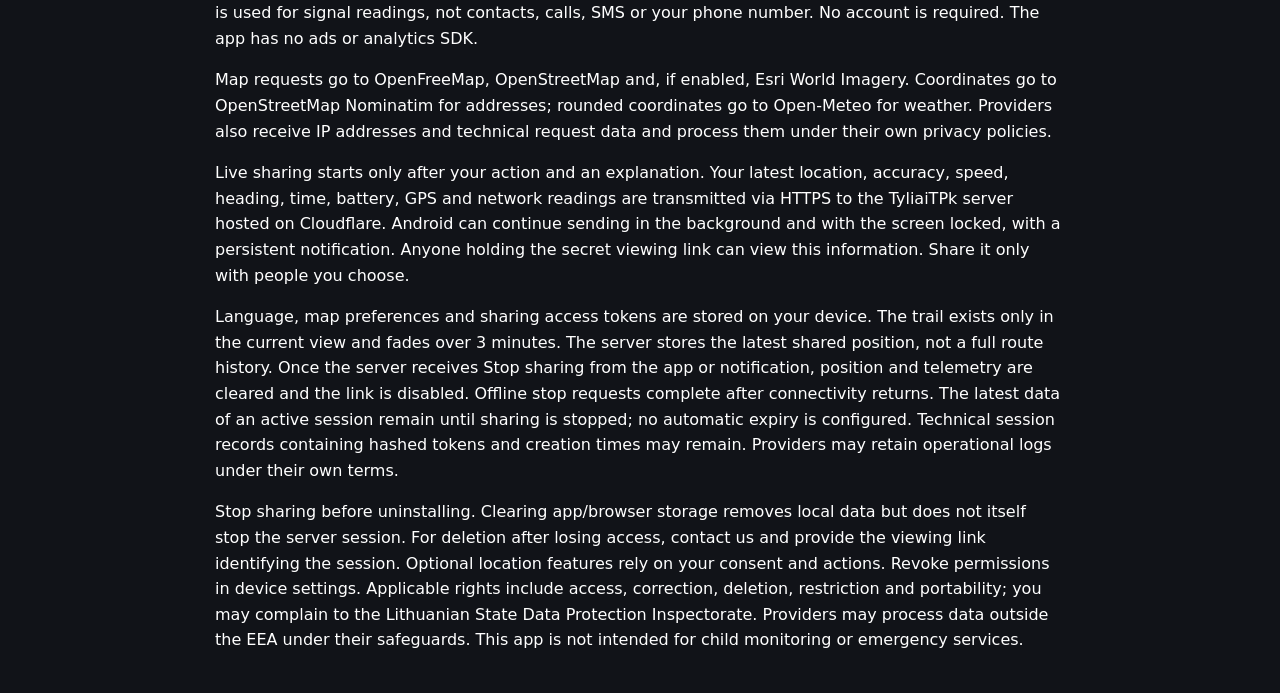
<file: privacy/kur-as.html>
<!doctype html><html lang="lt"><meta charset="utf-8"><meta name="viewport" content="width=device-width,initial-scale=1"><title>Kur aš? – Privatumo politika / Privacy policy</title><style>body{font:16px/1.6 system-ui;background:#111318;color:#fff;max-width:850px;margin:auto;padding:24px}a{color:#ff737d}h1,h2{color:#ed3948}</style><body>
<h1>„Kur aš?“ privatumo politika</h1><p>Atnaujinta: 2026-10-07 · <a href="#english">English</a> · <a href="/app.html">Programėlė</a></p>
<h2>Duomenų valdytojas ir kontaktai</h2><p>Tomas Pakalnis / TyliaiTPk, Ukmergė, Lietuva. <a href="mailto:info@tyliaitpk.com">info@tyliaitpk.com</a>. <a href="https://www.linkedin.com/in/tomas-pakalnis/">LinkedIn</a>.</p>
<h2>Kokie duomenys naudojami</h2><p>Pasirinkus rodyti savo vietą, programėlė naudoja tikslias arba apytiksles koordinates, tikslumą, greitį, kryptį ir matavimo laiką. Android versija taip pat rodo baterijos, GNSS palydovų ir tinklo signalų rodmenis. Telefono būsenos leidimas naudojamas ryšio rodmenims, o ne kontaktams, skambučiams, SMS ar telefono numeriui skaityti. Registracija, vardas ir paskyra nereikalingi. Programėlėje nėra reklamos ar analitikos SDK.</p>
<h2>Vietos perdavimas ir bendrinimas</h2><p>Žemėlapio užklausos siunčiamos OpenFreeMap, OpenStreetMap bei pasirinkus foto žemėlapį – Esri World Imagery. Adresui gauti koordinatės perduodamos OpenStreetMap Nominatim; orams – suapvalintos koordinatės Open-Meteo. Paslaugos taip pat gauna IP adresą ir techninius užklausos duomenis. Jų privatumo sąlygos taikomos jų vykdomam duomenų tvarkymui.</p><p>Gyvas bendrinimas įjungiamas tik tavo veiksmu po paaiškinimo. Į Cloudflare infrastruktūroje veikiantį TyliaiTPk serverį siunčiama naujausia vieta, tikslumas, greitis, kryptis, laikas ir baterijos, GPS bei tinklo rodmenys. Android programėlė, rodydama nuolatinį pranešimą, gali juos siųsti ir fone bei užrakinus ekraną. Duomenis mato kiekvienas, turintis slaptą stebėjimo nuorodą. Dalinkis ja tik su pasirinktais žmonėmis. Duomenys perduodami HTTPS.</p>
<h2>Saugojimas ir ištrynimas</h2><p>Kalba, žemėlapio pasirinkimai ir aktyvaus bendrinimo prieigos raktai saugomi tavo įrenginyje. Kelio pėdsakas laikomas tik dabartinės peržiūros atmintyje ir išblunka per 3 minutes. Serveris saugo paskutinę bendrinamą vietą, o ne visą maršruto istoriją. Paspaudus „Nutraukti bendrinimą“ programėlėje arba „Sustabdyti“ Android pranešime, serveriui gavus komandą koordinatės ir rodmenys išvalomi, o nuoroda nustoja veikti. Be interneto nutraukimas užbaigiamas grįžus ryšiui. Neišjungtos sesijos paskutiniai duomenys išlieka serveryje; automatinis jų galiojimo terminas nenustatytas. Sesijos techninis įrašas su maišos pavidalo raktais ir sukūrimo laiku gali išlikti po sustabdymo. Infrastruktūros tiekėjai gali saugoti techninius žurnalus pagal savo sąlygas.</p><p>Prieš ištrinant programėlę nutrauk bendrinimą. Įrenginio duomenis galima ištrinti Android programėlės nustatymuose arba išvalius naršyklės svetainės duomenis. Tai savaime nesiunčia serveriui bendrinimo nutraukimo komandos. Jei prieiga prarasta, dėl ištrynimo kreipkis el. paštu ir pateik sesiją identifikuojančią stebėjimo nuorodą.</p>
<h2>Pagrindas ir tavo teisės</h2><p>Pasirenkamos vietos funkcijos ir bendrinimas remiasi tavo sutikimu bei veiksmais. Leidimus gali atšaukti telefono nustatymuose. Gali prašyti prieigos, ištaisymo, ištrynimo, tvarkymo apribojimo ar perkeliamumo, kai teisė taikoma, ir pateikti skundą Valstybinei duomenų apsaugos inspekcijai. Infrastruktūros ir trečiųjų šalių paslaugų duomenys gali būti tvarkomi už EEE ribų pagal jų taikomas apsaugos priemones. Programėlė nėra skirta vaikų stebėjimui ar skubiai pagalbai.</p>
<hr><section id="english" lang="en"><h1>Where am I? / Kur aš? Privacy Policy</h1><p>Updated 7 October 2026. Controller: Tomas Pakalnis / TyliaiTPk, Ukmergė, Lithuania; <a href="mailto:info@tyliaitpk.com">info@tyliaitpk.com</a>; <a href="https://www.linkedin.com/in/tomas-pakalnis/">LinkedIn</a>.</p><p>The app uses precise or approximate location, accuracy, speed, heading and measurement time when you request your location. Android also displays battery, GNSS and network readings. Phone-state access is used for signal readings, not contacts, calls, SMS or your phone number. No account is required. The app has no ads or analytics SDK.</p><p>Map requests go to OpenFreeMap, OpenStreetMap and, if enabled, Esri World Imagery. Coordinates go to OpenStreetMap Nominatim for addresses; rounded coordinates go to Open-Meteo for weather. Providers also receive IP addresses and technical request data and process them under their own privacy policies.</p><p>Live sharing starts only after your action and an explanation. Your latest location, accuracy, speed, heading, time, battery, GPS and network readings are transmitted via HTTPS to the TyliaiTPk server hosted on Cloudflare. Android can continue sending in the background and with the screen locked, with a persistent notification. Anyone holding the secret viewing link can view this information. Share it only with people you choose.</p><p>Language, map preferences and sharing access tokens are stored on your device. The trail exists only in the current view and fades over 3 minutes. The server stores the latest shared position, not a full route history. Once the server receives Stop sharing from the app or notification, position and telemetry are cleared and the link is disabled. Offline stop requests complete after connectivity returns. The latest data of an active session remain until sharing is stopped; no automatic expiry is configured. Technical session records containing hashed tokens and creation times may remain. Providers may retain operational logs under their own terms.</p><p>Stop sharing before uninstalling. Clearing app/browser storage removes local data but does not itself stop the server session. For deletion after losing access, contact us and provide the viewing link identifying the session. Optional location features rely on your consent and actions. Revoke permissions in device settings. Applicable rights include access, correction, deletion, restriction and portability; you may complain to the Lithuanian State Data Protection Inspectorate. Providers may process data outside the EEA under their safeguards. This app is not intended for child monitoring or emergency services.</p></section></body></html>
</file>
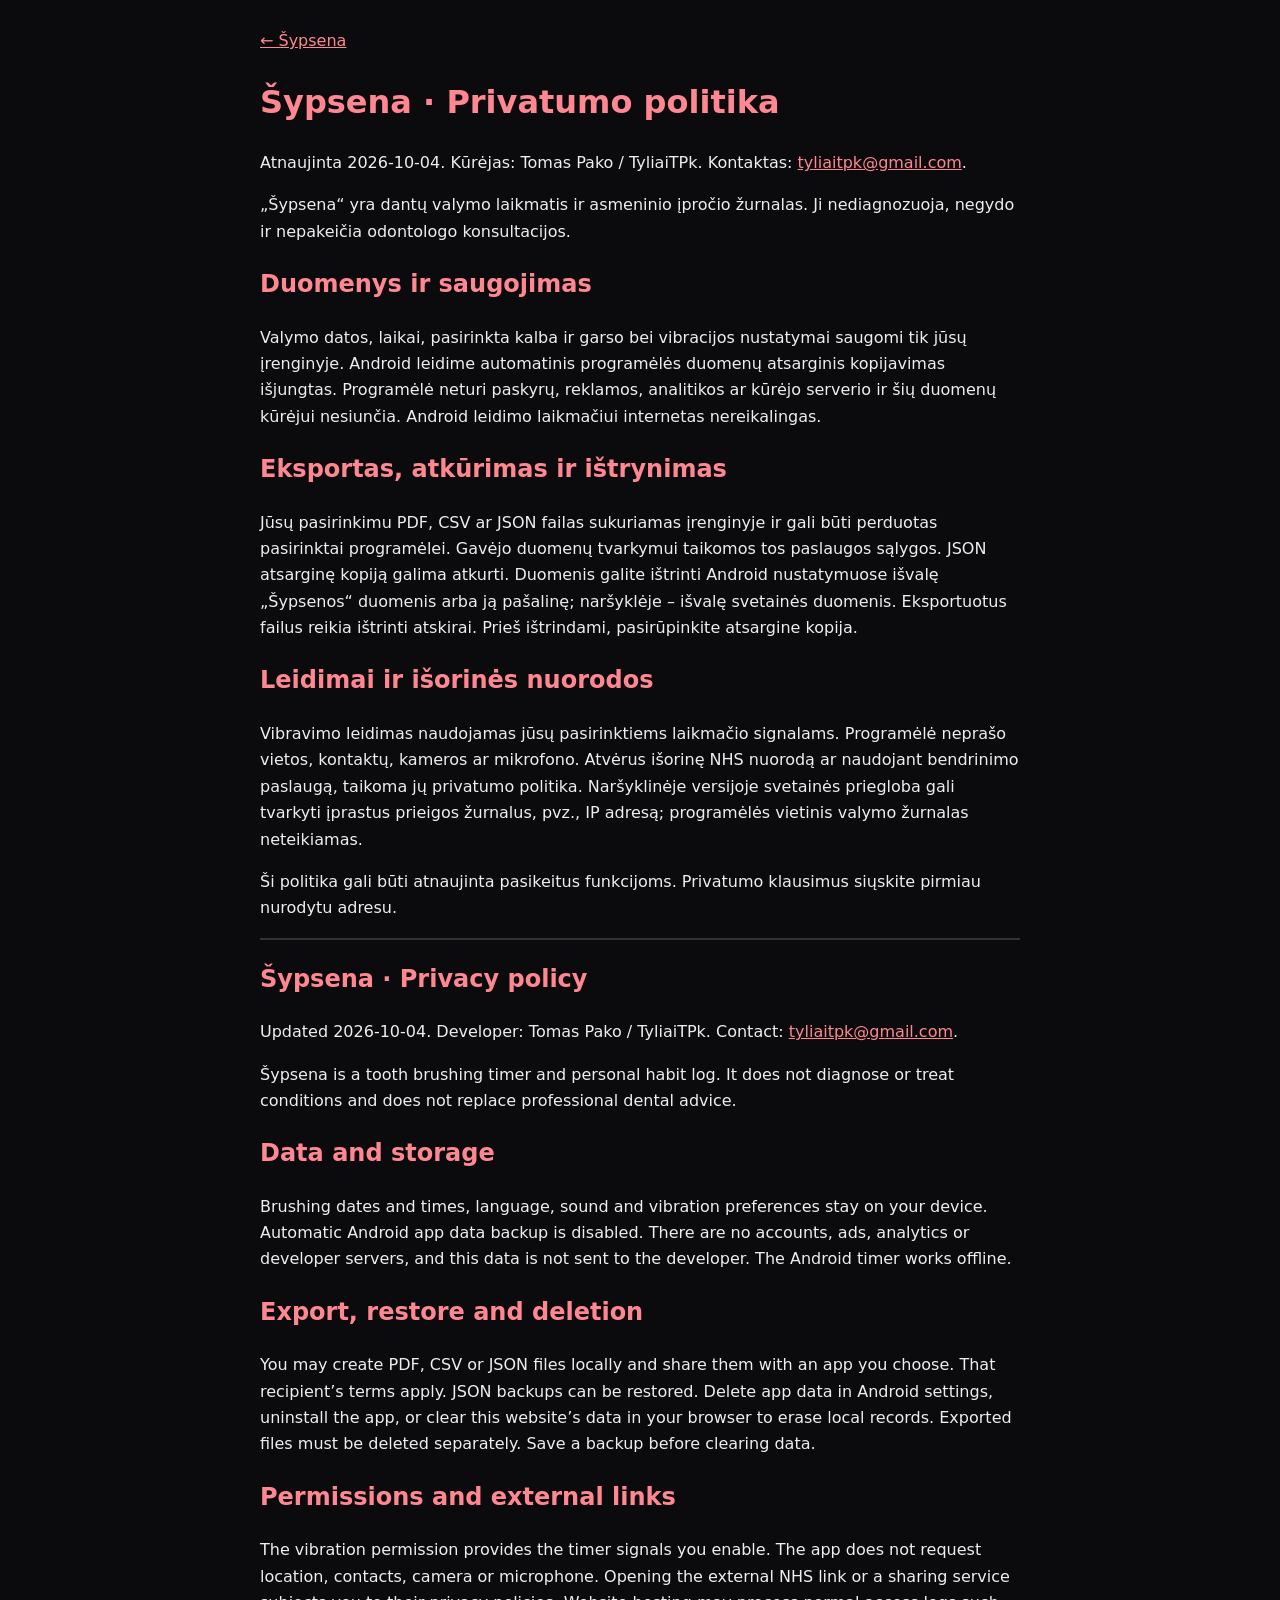
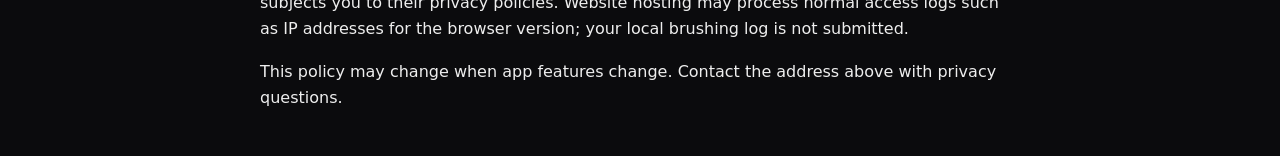
<file: privacy/sypsena.html>
<!doctype html><html lang="lt"><meta charset="utf-8"><meta name="viewport" content="width=device-width,initial-scale=1"><title>Šypsena · Privatumo politika / Privacy policy</title><style>body{background:#0b0b0d;color:#eee;font:16px/1.65 system-ui;max-width:760px;margin:auto;padding:28px}h1,h2,a{color:#ff8791}hr{border:1px solid #333}</style><a href="../">← Šypsena</a><h1>Šypsena · Privatumo politika</h1><p>Atnaujinta 2026-10-04. Kūrėjas: Tomas Pako / TyliaiTPk. Kontaktas: <a href="mailto:tyliaitpk@gmail.com">tyliaitpk@gmail.com</a>.</p><p>„Šypsena“ yra dantų valymo laikmatis ir asmeninio įpročio žurnalas. Ji nediagnozuoja, negydo ir nepakeičia odontologo konsultacijos.</p><h2>Duomenys ir saugojimas</h2><p>Valymo datos, laikai, pasirinkta kalba ir garso bei vibracijos nustatymai saugomi tik jūsų įrenginyje. Android leidime automatinis programėlės duomenų atsarginis kopijavimas išjungtas. Programėlė neturi paskyrų, reklamos, analitikos ar kūrėjo serverio ir šių duomenų kūrėjui nesiunčia. Android leidimo laikmačiui internetas nereikalingas.</p><h2>Eksportas, atkūrimas ir ištrynimas</h2><p>Jūsų pasirinkimu PDF, CSV ar JSON failas sukuriamas įrenginyje ir gali būti perduotas pasirinktai programėlei. Gavėjo duomenų tvarkymui taikomos tos paslaugos sąlygos. JSON atsarginę kopiją galima atkurti. Duomenis galite ištrinti Android nustatymuose išvalę „Šypsenos“ duomenis arba ją pašalinę; naršyklėje – išvalę svetainės duomenis. Eksportuotus failus reikia ištrinti atskirai. Prieš ištrindami, pasirūpinkite atsargine kopija.</p><h2>Leidimai ir išorinės nuorodos</h2><p>Vibravimo leidimas naudojamas jūsų pasirinktiems laikmačio signalams. Programėlė neprašo vietos, kontaktų, kameros ar mikrofono. Atvėrus išorinę NHS nuorodą ar naudojant bendrinimo paslaugą, taikoma jų privatumo politika. Naršyklinėje versijoje svetainės priegloba gali tvarkyti įprastus prieigos žurnalus, pvz., IP adresą; programėlės vietinis valymo žurnalas neteikiamas.</p><p>Ši politika gali būti atnaujinta pasikeitus funkcijoms. Privatumo klausimus siųskite pirmiau nurodytu adresu.</p><hr><section lang="en"><h1>Šypsena · Privacy policy</h1><p>Updated 2026-10-04. Developer: Tomas Pako / TyliaiTPk. Contact: <a href="mailto:tyliaitpk@gmail.com">tyliaitpk@gmail.com</a>.</p><p>Šypsena is a tooth brushing timer and personal habit log. It does not diagnose or treat conditions and does not replace professional dental advice.</p><h2>Data and storage</h2><p>Brushing dates and times, language, sound and vibration preferences stay on your device. Automatic Android app data backup is disabled. There are no accounts, ads, analytics or developer servers, and this data is not sent to the developer. The Android timer works offline.</p><h2>Export, restore and deletion</h2><p>You may create PDF, CSV or JSON files locally and share them with an app you choose. That recipient’s terms apply. JSON backups can be restored. Delete app data in Android settings, uninstall the app, or clear this website’s data in your browser to erase local records. Exported files must be deleted separately. Save a backup before clearing data.</p><h2>Permissions and external links</h2><p>The vibration permission provides the timer signals you enable. The app does not request location, contacts, camera or microphone. Opening the external NHS link or a sharing service subjects you to their privacy policies. Website hosting may process normal access logs such as IP addresses for the browser version; your local brushing log is not submitted.</p><p>This policy may change when app features change. Contact the address above with privacy questions.</p></section></html>
</file>
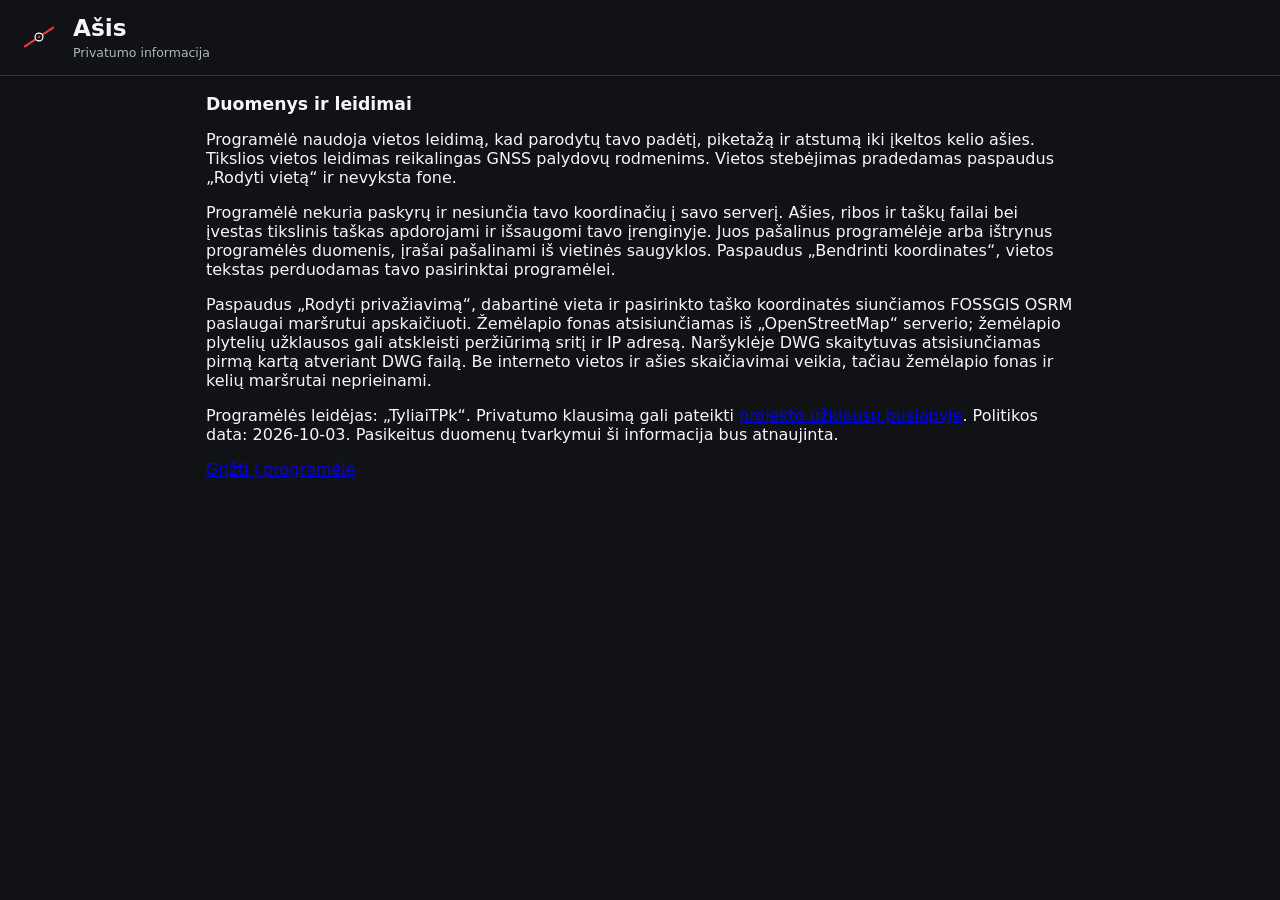
<file: demo/asis/privacy.en.html>
<!doctype html><html lang="en"><head><meta charset="utf-8"><meta name="viewport" content="width=device-width,initial-scale=1"><title>Privacy · Ašis</title><link rel="icon" href="icon.svg" type="image/svg+xml"><link rel="stylesheet" href="style.css?v=17"><script>if(localStorage.getItem('asis-language')!=='en')location.replace('privacy.html')</script></head><body><header><img src="icon.svg" alt=""><div><h1>Ašis</h1><p>Privacy information</p></div></header><main><h2>Data and permissions</h2><p>The app uses location permission to show your position, chainage and distance to the imported road alignment. Precise location permission is required for GNSS satellite readings. Location tracking starts when you tap “Show location” and does not run in the background.</p><p>The app does not create accounts or send your coordinates to its own server. Alignment, boundary and point files, as well as manually entered target points, are processed and stored on your device. Removing them in the app or deleting the app data removes them from local storage. When you tap “Share coordinates”, your location text is passed to the app you choose.</p><p>When you tap “Show driving route”, your current location and selected point coordinates are sent to the FOSSGIS OSRM service to calculate a route. The map background is downloaded from OpenStreetMap; map tile requests may reveal the area viewed and your IP address. In a browser, the DWG reader is downloaded the first time you open a DWG file. Without internet access, location and alignment calculations still work, but map tiles and driving routes are unavailable.</p><p>App publisher: TyliaiTPk. For privacy inquiries, use the <a href="https://github.com/tomas-pak0/asis-geodezija/issues/new" target="_blank" rel="noopener">project issue form</a>. Policy date: 2026-10-03. This information will be updated if data handling changes.</p><p><a href="index.html">Back to the app</a></p></main></body></html>
</file>
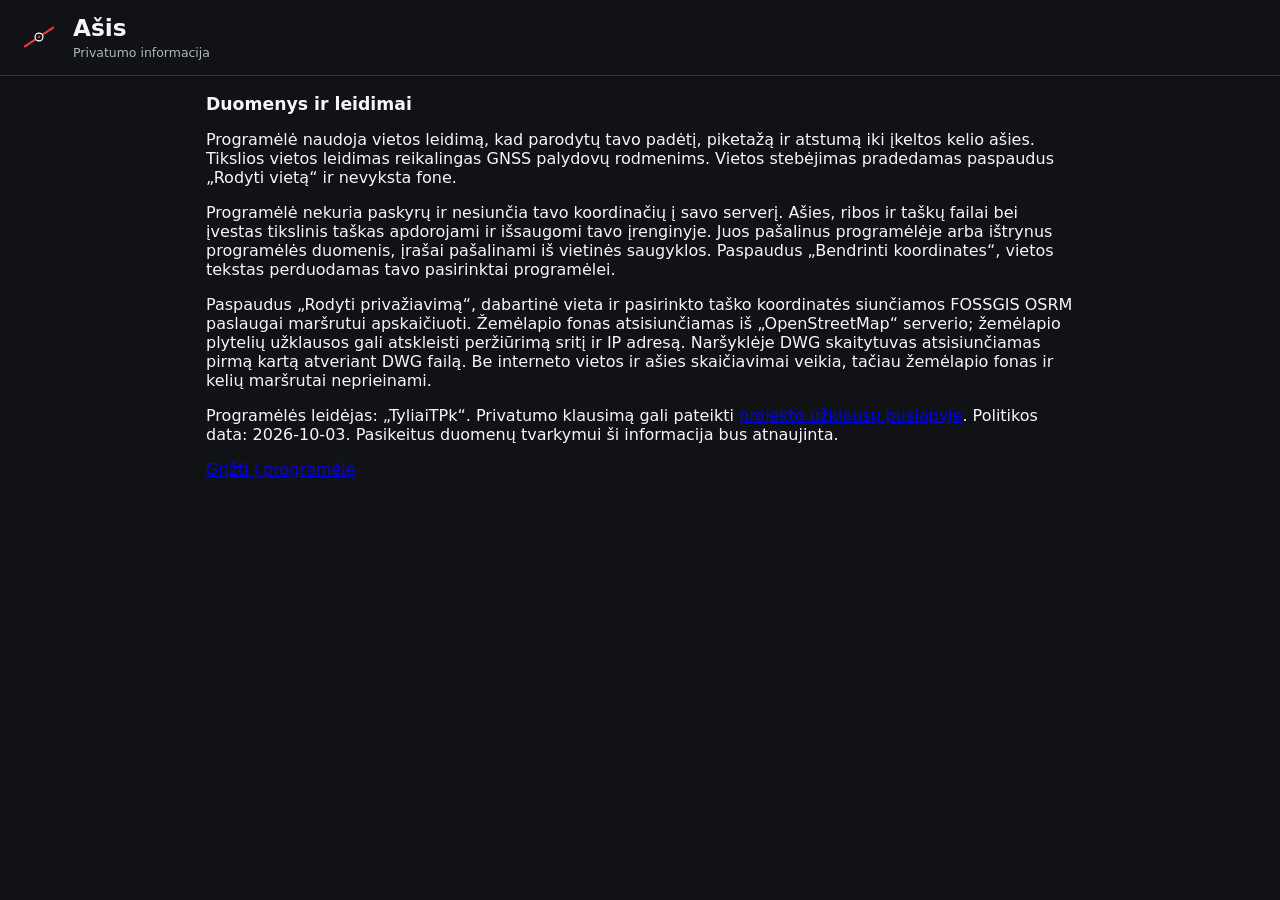
<file: demo/asis/privacy.html>
<!doctype html><html lang="lt"><head><meta charset="utf-8"><meta name="viewport" content="width=device-width,initial-scale=1"><title>Privatumas · Ašis</title><link rel="icon" href="icon.svg" type="image/svg+xml"><link rel="stylesheet" href="style.css?v=17"><script>if(localStorage.getItem('asis-language')==='en')location.replace('privacy.en.html')</script></head><body><header><img src="icon.svg" alt=""><div><h1>Ašis</h1><p>Privatumo informacija</p></div></header><main><h2>Duomenys ir leidimai</h2><p>Programėlė naudoja vietos leidimą, kad parodytų tavo padėtį, piketažą ir atstumą iki įkeltos kelio ašies. Tikslios vietos leidimas reikalingas GNSS palydovų rodmenims. Vietos stebėjimas pradedamas paspaudus „Rodyti vietą“ ir nevyksta fone.</p><p>Programėlė nekuria paskyrų ir nesiunčia tavo koordinačių į savo serverį. Ašies, ribos ir taškų failai bei įvestas tikslinis taškas apdorojami ir išsaugomi tavo įrenginyje. Juos pašalinus programėlėje arba ištrynus programėlės duomenis, įrašai pašalinami iš vietinės saugyklos. Paspaudus „Bendrinti koordinates“, vietos tekstas perduodamas tavo pasirinktai programėlei.</p><p>Paspaudus „Rodyti privažiavimą“, dabartinė vieta ir pasirinkto taško koordinatės siunčiamos FOSSGIS OSRM paslaugai maršrutui apskaičiuoti. Žemėlapio fonas atsisiunčiamas iš „OpenStreetMap“ serverio; žemėlapio plytelių užklausos gali atskleisti peržiūrimą sritį ir IP adresą. Naršyklėje DWG skaitytuvas atsisiunčiamas pirmą kartą atveriant DWG failą. Be interneto vietos ir ašies skaičiavimai veikia, tačiau žemėlapio fonas ir kelių maršrutai neprieinami.</p><p>Programėlės leidėjas: „TyliaiTPk“. Privatumo klausimą gali pateikti <a href="https://github.com/tomas-pak0/asis-geodezija/issues/new" target="_blank" rel="noopener">projekto užklausų puslapyje</a>. Politikos data: 2026-10-03. Pasikeitus duomenų tvarkymui ši informacija bus atnaujinta.</p><p><a href="index.html">Grįžti į programėlę</a></p></main></body></html>
</file>
<file: style.css>
/* =========================
   TYLAITPK — BASE
========================= */

:root {
  --bg: #0b0d10;
  --bg-soft: #111419;
  --card: #15191f;

  --text: #f3f4f6;
  --muted: #969da8;

  --accent: #ff4d3d;
  --border: #252a32;

  --max-width: 1180px;
}

* {
  margin: 0;
  padding: 0;
  box-sizing: border-box;
}

html {
  scroll-behavior: smooth;
}

body {
  background: var(--bg);
  color: var(--text);

  font-family:
    -apple-system,
    BlinkMacSystemFont,
    "Segoe UI",
    sans-serif;

  line-height: 1.6;
}

a {
  color: inherit;
  text-decoration: none;
}

.container {
  width: min(90%, var(--max-width));
  margin: 0 auto;
}


/* =========================
   HEADER
========================= */

.header {
  position: fixed;
  top: 0;
  left: 0;
  width: 100%;

  background: rgba(11, 13, 16, 0.88);
  backdrop-filter: blur(14px);

  border-bottom: 1px solid var(--border);

  z-index: 100;
}

.nav {
  height: 74px;

  display: flex;
  align-items: center;
  justify-content: space-between;
}

.logo {
  font-size: 1.25rem;
  font-weight: 800;
  letter-spacing: -0.04em;
}

.logo span {
  color: var(--accent);
}

nav {
  display: flex;
  gap: 32px;
}

nav a {
  color: var(--muted);

  font-size: 0.9rem;
  font-weight: 500;

  transition: color 0.2s ease;
}

nav a:hover {
  color: var(--text);
}


/* =========================
   HERO
========================= */

.hero {
  min-height: 100vh;

  display: flex;
  align-items: center;

  padding-top: 74px;

  border-bottom: 1px solid var(--border);
}

.hero-content {
  padding-top: 80px;
  padding-bottom: 80px;
}

.eyebrow {
  margin-bottom: 28px;

  color: var(--accent);

  font-size: 0.75rem;
  font-weight: 700;

  letter-spacing: 0.18em;
}

.hero h1 {
  max-width: 900px;

  font-size: clamp(3rem, 8vw, 7rem);
  line-height: 0.95;

  letter-spacing: -0.065em;
}

.hero h1 span {
  color: var(--muted);
}

.hero-text {
  max-width: 620px;

  margin-top: 36px;

  color: var(--muted);

  font-size: 1.15rem;
}

.hero-buttons {
  display: flex;
  gap: 14px;
  flex-wrap: wrap;

  margin-top: 40px;
}


/* =========================
   BUTTONS
========================= */

.button {
  display: inline-flex;
  align-items: center;
  justify-content: center;

  min-height: 50px;

  padding: 0 24px;

  border: 1px solid var(--border);

  font-size: 0.9rem;
  font-weight: 600;

  transition:
    transform 0.2s ease,
    background 0.2s ease,
    border-color 0.2s ease;
}

.button:hover {
  transform: translateY(-2px);
}

.button.primary {
  background: var(--accent);
  border-color: var(--accent);
  color: #ffffff;
}

.button.secondary:hover {
  background: var(--bg-soft);
  border-color: #414854;
}


/* =========================
   SECTIONS
========================= */

.section {
  padding: 130px 0;

  border-bottom: 1px solid var(--border);
}

.section-label {
  margin-bottom: 22px;

  color: var(--accent);

  font-size: 0.72rem;
  font-weight: 700;

  letter-spacing: 0.16em;
}

.section h2 {
  margin-bottom: 30px;

  font-size: clamp(2.2rem, 5vw, 4.2rem);
  line-height: 1;

  letter-spacing: -0.05em;
}

.section-text {
  max-width: 680px;

  color: var(--muted);

  font-size: 1.1rem;
}


/* =========================
   SERVICES
========================= */

.cards {
  display: grid;
  grid-template-columns: repeat(3, 1fr);

  gap: 1px;

  margin-top: 60px;

  background: var(--border);
  border: 1px solid var(--border);
}

.card {
  min-height: 300px;

  padding: 32px;

  background: var(--bg);

  transition: background 0.2s ease;
}

.card:hover {
  background: var(--bg-soft);
}

.card > span {
  color: var(--accent);

  font-size: 0.75rem;
  font-weight: 700;
}

.card h3 {
  margin-top: 80px;
  margin-bottom: 14px;

  font-size: 1.4rem;
}

.card p {
  color: var(--muted);
  font-size: 0.95rem;
}


/* =========================
   PROJECT
========================= */

.project {
  display: flex;
  align-items: flex-end;
  justify-content: space-between;

  margin-top: 0;
  padding: 36px 0;

  border-top: 1px solid var(--border);
}

.project:first-of-type {
  margin-top: 60px;
}

.project:last-of-type {
  border-bottom: 1px solid var(--border);
}

.project-links {
  display: flex;
  gap: 18px;
  flex-wrap: wrap;
  margin-top: 18px;
}

.project-links a {
  color: var(--accent);
  font-size: 0.95rem;
  font-weight: 650;
  text-decoration: underline;
  text-underline-offset: 5px;
}

.project-links a:hover,
.project-links a:focus-visible {
  color: var(--text);
}

.project > div {
  min-width: 0;
}

.project-heading {
  display: flex;
  align-items: center;
  gap: 18px;
  margin-bottom: 14px;
}

.project-icon {
  flex: none;
  width: 72px;
  height: 72px;
  border-radius: 16px;
}

.project-heading h3 {
  margin-bottom: 0;
}

.project-heading .project-type {
  margin-bottom: 6px;
}

.project-type {
  margin-bottom: 10px;

  color: var(--accent);

  font-size: 0.7rem;
  font-weight: 700;

  letter-spacing: 0.15em;
}

.project h3 {
  margin-bottom: 10px;

  font-size: 1.8rem;
}

.project p:not(.project-type) {
  max-width: 500px;

  color: var(--muted);
}

.project-number {
  color: #2e343d;

  font-size: clamp(3rem, 8vw, 6rem);
  font-weight: 800;

  line-height: 0.8;

  letter-spacing: -0.08em;
}


/* =========================
   CONTACT
========================= */

.contact {
  min-height: 70vh;

  display: flex;
  align-items: center;
}

.contact-link {
  display: inline-block;

  margin-top: 40px;

  padding-bottom: 5px;

  border-bottom: 1px solid var(--accent);

  font-size: clamp(1.2rem, 4vw, 2rem);

  transition: color 0.2s ease;
}

.contact-link:hover {
  color: var(--accent);
}


/* =========================
   FOOTER
========================= */

footer {
  padding: 32px 0;

  color: var(--muted);

  font-size: 0.8rem;
}

.footer-content {
  display: flex;
  justify-content: space-between;

  gap: 20px;
}


/* =========================
   MOBILE
========================= */

@media (max-width: 760px) {

  .nav {
    height: 64px;
  }

  nav {
    gap: 16px;
  }

  nav a {
    font-size: 0.75rem;
  }

  nav a:nth-child(2) {
    display: none;
  }

  .hero {
    padding-top: 64px;
  }

  .hero-content {
    padding-top: 60px;
    padding-bottom: 60px;
  }

  .hero h1 {
    font-size: clamp(3rem, 15vw, 5rem);
  }

  .section {
    padding: 90px 0;
  }

  .cards {
    grid-template-columns: 1fr;
  }

  .card {
    min-height: auto;
  }

  .card h3 {
    margin-top: 45px;
  }

  .project {
    align-items: flex-start;
    gap: 30px;
  }

  .footer-content {
    flex-direction: column;
  }
}
/* Portfolio language selection */
[hidden] { display: none !important; }
.nav { gap: 24px; }
.language-switch { display: flex; gap: 4px; flex: none; }
.language-switch button {
  min-width: 44px;
  min-height: 44px;
  padding: 8px;
  border: 1px solid var(--border);
  background: transparent;
  color: var(--muted);
  font: inherit;
  font-size: 0.875rem;
  font-weight: 700;
  cursor: pointer;
}
.language-switch button[aria-pressed="true"] {
  color: var(--text);
  border-color: var(--accent);
  background: var(--bg-soft);
}
.language-switch button:hover { color: var(--text); }
.language-switch button:focus-visible { outline: 2px solid var(--accent); outline-offset: 3px; }
.hero h1 .hero-lead { color: var(--text); }
section[id] { scroll-margin-top: 90px; }
@media (max-width: 760px) {
  .nav { height: auto; min-height: 104px; padding: 10px 0; flex-wrap: wrap; gap: 8px; }
  .language-switch { margin-left: auto; }
  .nav nav { order: 3; width: 100%; justify-content: space-between; gap: 12px; }
  .nav nav a { font-size: 0.875rem; }
  .nav nav a:nth-child(2) { display: block; }
  .hero { padding-top: 114px; }
  section[id] { scroll-margin-top: 124px; }
  .project-number { flex: none; }
}
@media (max-width: 400px) {
  .project { gap: 12px; }
  .project-heading { gap: 12px; }
  .project-icon { width: 56px; height: 56px; }
  .project h3 { font-size: 1.5rem; }
}

/* Legal documents */
.footer-content { flex-wrap: wrap; align-items: center; }
.footer-links { display: flex; flex-wrap: wrap; gap: 12px 24px; }
.footer-links a { font-size: 0.875rem; text-decoration: underline; text-underline-offset: 4px; }
.legal-content { max-width: 860px; padding-top: 130px; padding-bottom: 80px; }
.legal-content article + article:not([hidden]) { border-top: 1px solid var(--border); margin-top: 60px; padding-top: 60px; }
.legal-content h1 { font-size: clamp(2rem, 5vw, 3.5rem); line-height: 1.15; letter-spacing: -0.035em; overflow-wrap: anywhere; }
.legal-updated { color: var(--accent); margin-top: 20px; font-size: 0.875rem; }
.legal-content h2 { font-size: 1.35rem; line-height: 1.35; margin: 36px 0 16px; }
.legal-content p, .legal-content ul { margin-bottom: 16px; }
.legal-content p, .legal-content li { font-size: 1rem; color: #c8cdd5; overflow-wrap: anywhere; }
.legal-content strong { color: var(--text); }
.legal-content ul { padding-left: 24px; }
.legal-content li { margin-bottom: 12px; }
.legal-content a { color: var(--accent); text-decoration: underline; text-underline-offset: 3px; }
.legal-content a:focus-visible, .footer-links a:focus-visible { outline: 2px solid var(--accent); outline-offset: 4px; }
@media (max-width: 760px) {
  .legal-content { padding-top: 150px; padding-bottom: 60px; }
  .legal-page .nav nav { justify-content: flex-start; }
  .footer-links a:nth-child(2) { display: block; }
}
@media print {
  .header, footer { display: none; }
  body { background: white; color: black; }
  .legal-content { width: 100%; max-width: none; padding: 0; }
  .legal-content p, .legal-content li, .legal-content strong, .legal-content a { color: black; }
}


.axis-previews{display:grid;grid-template-columns:repeat(3,minmax(0,1fr));gap:12px;margin-top:22px;max-width:620px}.axis-previews img{display:block;width:100%;height:auto;border:1px solid var(--border);border-radius:12px}.axis-previews a:focus-visible{outline:2px solid var(--accent);outline-offset:4px;border-radius:12px}@media(max-width:480px){.axis-previews{gap:8px}}

.etn-previews{grid-template-columns:repeat(4,minmax(0,1fr));max-width:760px}
@media(max-width:600px){.etn-previews{grid-template-columns:repeat(2,minmax(0,1fr))}}

/* App-scoped photo viewer. */
.project[id] { scroll-margin-top: 90px; }
.gallery-dialog { position: fixed; inset: 0; margin: auto; width: min(100%, 1200px); height: min(100dvh, 1000px); max-width: 100vw; max-height: 100dvh; border: 1px solid var(--border); background: #0b0d10; color: var(--text); padding: 18px; }
.gallery-dialog::backdrop { background: rgba(0,0,0,.88); }
.gallery-dialog[open] { display: grid; grid-template-rows: auto minmax(0,1fr) auto auto; gap: 12px; }
.gallery-toolbar { display: flex; align-items: center; justify-content: space-between; gap: 16px; }
.gallery-toolbar h2 { font-size: clamp(1rem, 3vw, 1.4rem); }
.gallery-dialog button { width: 48px; height: 48px; flex: none; border: 1px solid var(--border); border-radius: 8px; background: var(--bg-soft); color: var(--text); font-size: 2rem; cursor: pointer; }
.gallery-dialog button:hover { border-color: var(--accent); }
.gallery-dialog button:focus-visible { outline: 2px solid var(--accent); outline-offset: 3px; }
.gallery-dialog button:disabled { opacity: .35; cursor: default; }
.gallery-stage { min-height: 0; display: grid; grid-template-columns: 48px minmax(0,1fr) 48px; align-items: center; gap: 14px; touch-action: pan-y pinch-zoom; }
.gallery-image { width: 100%; height: 100%; min-height: 0; object-fit: contain; user-select: none; }
.gallery-counter, .gallery-hint { text-align: center; }
.gallery-counter { font-variant-numeric: tabular-nums; }
.gallery-hint { color: var(--muted); font-size: .8rem; }
@media (max-width: 760px) { .project[id] { scroll-margin-top: 124px; } }
@media (max-width: 480px) { .gallery-dialog { padding: 10px; } .gallery-stage { grid-template-columns: 40px minmax(0,1fr) 40px; gap: 6px; } .gallery-dialog button { width: 40px; height: 44px; } }

/* Russian hero copy stays on two lines across screen sizes. */
html[lang="ru"] .hero h1 { font-size: clamp(1.4rem, 5.5vw, 4.5rem); }
html[lang="ru"] .hero h1 span { display: inline-block; white-space: nowrap; }
@media (max-width: 760px) {
  html[lang="ru"] .hero h1 { font-size: clamp(1.2rem, 7vw, 3.8rem); }
}
</file>
<file: demo/darbo-valandos/style.css>
* {
    box-sizing: border-box;
}
html {
    overflow-y: scroll;
}

body {
    margin: 0;

    font-family:
        -apple-system,
        BlinkMacSystemFont,
        "Segoe UI",
        sans-serif;

    background: #f2f4f7;
    color: #111827;
}


.app {
    max-width: 480px;
    min-height: 100vh;

    margin: 0 auto;
    padding: 20px;
}


.header {
    display: flex;

    justify-content: space-between;
    align-items: center;

    margin-bottom: 25px;
}


.app-title {
    font-size: 13px;

    font-weight: 700;

    letter-spacing: 1.5px;

    color: #6b7280;
}


.greeting {
    margin-top: 5px;

    font-size: 24px;

    font-weight: 700;
}


.clock {
    font-size: 20px;

    font-weight: 600;
}


.card,
.status-card {

    background: white;

    border-radius: 18px;

    padding: 20px;

    margin-bottom: 16px;

    box-shadow:
        0 3px 12px rgba(0, 0, 0, 0.06);
}


label {

    display: block;

    margin-bottom: 10px;

    font-size: 14px;

    font-weight: 600;

    color: #6b7280;
}


select {

    width: 100%;

    padding: 15px;

    border:
        1px solid #d1d5db;

    border-radius: 12px;

    background: white;

    font-size: 16px;
}


.status-label {

    font-size: 12px;

    font-weight: 700;

    letter-spacing: 1px;

    color: #6b7280;
}


.status {

    margin-top: 8px;

    font-size: 18px;

    font-weight: 600;
}


.work-time {

    margin-top: 8px;

    font-size: 36px;

    font-weight: 700;
}


.start-button {

    width: 100%;

    padding: 20px;

    border: none;

    border-radius: 16px;

    background: #111827;

    color: white;

    font-size: 18px;

    font-weight: 700;

    cursor: pointer;
}


.start-button:active {

    transform: scale(0.98);
}


.bottom-menu {

    display: flex;

    gap: 8px;

    margin-top: 25px;
}


.bottom-menu button {

    flex: 1;

    padding: 13px 5px;

    border: none;

    border-radius: 12px;

    background: white;

    font-size: 12px;
}
.finish-card h2 {
    margin-top: 8px;
    margin-bottom: 8px;
    font-size: 22px;
}

.finished-time {
    margin-bottom: 22px;
    font-size: 28px;
    font-weight: 700;
}

.finish-card label {
    margin-top: 18px;
}

.finish-card input {
    width: 100%;
    padding: 15px;
    border: 1px solid #d1d5db;
    border-radius: 12px;
    font-size: 16px;
}

.save-button {
    width: 100%;
    margin-top: 25px;
    padding: 18px;

    border: none;
    border-radius: 14px;

    background: #166534;
    color: white;

    font-size: 16px;
    font-weight: 700;

    cursor: pointer;
}
.lunch-button {

    width: 100%;

    margin-top: 12px;

    padding: 18px;

    border: none;

    border-radius: 16px;

    background: #d97706;

    color: white;

    font-size: 18px;

    font-weight: 700;

    cursor: pointer;
}


.lunch-button:active {

    transform: scale(0.98);
}

/* ==============================
   PIETŲ MYGTUKAS
============================== */

.lunch-button {
    width: 100%;

    margin-top: 12px;
    padding: 18px;

    border: none;
    border-radius: 16px;

    background: #d97706;
    color: white;

    font-size: 18px;
    font-weight: 700;

    cursor: pointer;
}


.lunch-button:active {
    transform: scale(0.98);
}


/* ==============================
   PIETŲ PASIRINKIMAI
============================== */

.lunch-options {

    display: flex;

    flex-direction: column;

    gap: 8px;

    margin-top: 10px;
}


.lunch-option {

    width: 100%;

    padding: 14px;

    border: 1px solid #d1d5db;

    border-radius: 12px;

    background: white;

    color: #111827;

    font-size: 16px;

    font-weight: 600;

    cursor: pointer;
}


.lunch-option:active {

    transform: scale(0.98);

    background: #f3f4f6;
}
</file>
<file: demo/fin-gidas/style.css>
:root{font-family:system-ui,-apple-system,Segoe UI,sans-serif;color:#f4f4f6;background:#111216}*{box-sizing:border-box}body{margin:0}.wrap{width:min(1080px,calc(100% - 36px));margin:auto}.top{border-bottom:1px solid #34363b;background:#181a1f}.head{display:flex;align-items:center;justify-content:space-between;gap:16px;min-height:82px}.brand{display:flex;align-items:center;gap:12px}.brand img{border-radius:10px}.brand strong,.brand span{display:block}.brand strong{font-size:1.25rem}.brand span,.head a,.intro,.note,.footnote{color:#adb0b9}.brand span{font-size:.79rem}.head a{text-decoration:none;font-size:.88rem}.head a:hover{color:#fff}.eyebrow{color:#ef4050;letter-spacing:.16em;font-size:.76rem;font-weight:700;margin:38px 0 10px}h1{font-size:clamp(1.9rem,4vw,3.2rem);letter-spacing:-.04em;margin:0 0 14px}.intro{max-width:660px;line-height:1.6;margin:0 0 26px}.controls{display:flex;gap:14px;align-items:end;flex-wrap:wrap;margin-bottom:20px}.controls label{display:grid;gap:7px;color:#c3c6ce;font-size:.84rem}select,button{font:inherit;border-radius:10px;border:1px solid #555963;padding:10px 12px;background:#25282f;color:#fff}button{cursor:pointer}button:hover{border-color:#ef4050}.summary{display:grid;grid-template-columns:repeat(3,minmax(0,1fr));gap:14px;margin:0 0 18px}.summary article,.panel{border:1px solid #363a43;border-radius:17px;background:#202229;padding:20px}.summary span{display:block;color:#aeb2bc;font-size:.88rem;margin-bottom:9px}.summary strong{font-size:clamp(1.15rem,3vw,1.8rem)}.summary article:nth-child(2) strong{color:#ff6673}.panels{display:grid;grid-template-columns:minmax(0,.85fr) minmax(0,1.15fr);gap:18px}.panel h2{font-size:1.12rem;margin:0 0 16px}.categories{display:grid;gap:15px}.category-line{display:flex;justify-content:space-between;gap:12px;font-size:.91rem}.bar{height:8px;border-radius:10px;background:#34373f;margin-top:7px;overflow:hidden}.bar span{display:block;height:100%;background:#ef4050;border-radius:10px}.note{font-size:.83rem;line-height:1.5;margin-top:-6px}.transactions{display:grid;gap:10px}.transaction{display:grid;grid-template-columns:minmax(0,1fr) auto;align-items:center;gap:10px;padding:12px 0;border-top:1px solid #34373f}.transaction strong,.transaction small{display:block}.transaction strong{font-size:.91rem}.transaction small{color:#aeb2bc;margin-top:3px}.amount{text-align:right;white-space:nowrap;font-weight:700}.amount.negative{color:#ff6673}.transaction select{margin-top:7px;font-size:.79rem;max-width:150px;padding:6px}.footnote{font-size:.79rem;margin:28px 0 38px}@media(max-width:720px){.panels{grid-template-columns:1fr}.summary{gap:8px}.summary article{padding:13px}.summary span{font-size:.76rem}.transaction{grid-template-columns:1fr auto}}
</file>
<file: demo/asis/style.css>
:root{font-family:system-ui,-apple-system,Segoe UI,sans-serif;color:#f5f6f8;background:#101216;font-synthesis:none}*{box-sizing:border-box}[hidden]{display:none!important}body{margin:0}header{display:flex;align-items:center;gap:13px;padding:15px max(18px,env(safe-area-inset-right));border-bottom:1px solid #30343b}header img{width:42px;height:42px;border-radius:11px}h1{font-size:1.45rem;line-height:1.1;margin:0}header p{margin:4px 0 0;color:#adb5bf;font-size:.78rem}main{max-width:900px;margin:auto;padding:18px 16px calc(22px + env(safe-area-inset-bottom))}.status-line{display:flex;justify-content:space-between;gap:12px;flex-wrap:wrap;color:#b8c0c9;font-size:.88rem;margin-bottom:10px}#live:before{content:'● ';color:#ed3948}.map-shell{position:relative}#map{width:100%;height:min(55vh,520px);min-height:300px;border-radius:18px;background:#292d33;z-index:0}button{border:0;border-radius:12px;background:#ec3948;color:#fff;font:600 .94rem system-ui;padding:12px 17px;cursor:pointer}button:disabled{opacity:.43;cursor:default}.subtle{background:#31363d}#centerMap{position:absolute;right:12px;top:12px;z-index:401;background:#101216}#status{min-height:1.4em;color:#cbd0d5;font-size:.9rem}.grid{display:grid;grid-template-columns:repeat(2,minmax(0,1fr));gap:12px;margin:16px 0}.card{border:1px solid #363b42;border-radius:16px;padding:16px;background:#21252b}.card.wide{grid-column:span 1}.label{display:block;font-size:.82rem;color:#aab1b9;margin-bottom:8px}.card strong{font-size:1.18rem;overflow-wrap:anywhere}h2{font-size:1.08rem;margin:0 0 12px}.options{display:flex;gap:12px;align-items:end;flex-wrap:wrap}.options label{display:grid;gap:6px;font-size:.83rem;color:#bac2ca}.options input,.options select{font:inherit;color:#fff;background:#101216;border:1px solid #555e68;border-radius:8px;padding:10px;max-width:min(100%,340px)}.options input[type=number]{width:155px}.hint{font-size:.84rem;line-height:1.5;color:#adb5bf}.actions{display:flex;gap:10px;margin:16px 0}.station-label-icon{background:none;border:0}.station-label{display:block;width:max-content;padding:2px 5px;border-radius:5px;background:#101216;color:#fff;border:1px solid #ed3948;font:700 11px system-ui}.leaflet-tooltip.alignment-pin-label{background:#101216;color:#fff;border:1px solid #ed3948;border-radius:8px;box-shadow:none;font:650 12px system-ui;white-space:nowrap;padding:5px 8px}.leaflet-tooltip-left.alignment-pin-label:before{border-left-color:#ed3948}.leaflet-tooltip-right.alignment-pin-label:before{border-right-color:#ed3948}.position-marker{display:block;border-radius:50%;width:20px;height:20px;background:#ed3948;border:4px solid #fff;box-shadow:0 0 0 3px #101216}@media(max-width:650px){.card.wide{grid-column:span 2}#map{height:44vh}.card strong{font-size:1.06rem}.station-card,.offset-card{padding:12px}.station-card strong,.offset-card strong{font-size:.98rem}}
.share-preview{display:block;width:100%;min-height:125px;resize:vertical;background:#21252b;color:#fff;border:1px solid #555e68;border-radius:10px;padding:10px;font:inherit;line-height:1.5;margin:8px 0 16px}
.target-section{margin:16px 0}.target-values{display:grid;grid-template-columns:repeat(2,minmax(0,1fr));gap:12px}.target-values>div{border:1px solid #363b42;background:#181c21;border-radius:12px;padding:12px}.target-values strong{font-size:1.08rem;overflow-wrap:anywhere}.target-marker{display:block;width:22px;height:22px;border-radius:50%;border:4px solid #72d7ff;background:#101216;box-shadow:0 0 0 2px #101216}.target-marker-icon{background:none;border:0}
.points-section{margin:16px 0}.selected-point{border-top:1px solid #363b42;margin-top:14px;padding-top:14px}.selected-point>strong,.selected-point>span{display:block;margin-bottom:8px}.selected-point .target-values{grid-template-columns:1fr}.survey-popup-distance{font-size:1.1rem;font-weight:700;margin-top:5px}
.survey-number-icon{display:flex;align-items:center;justify-content:center;box-sizing:border-box;background:#101216;color:#fff;border:1px solid #f7c85e;border-radius:5px;box-shadow:0 1px 4px #10121688;font:700 11px system-ui;white-space:nowrap;pointer-events:none}
.point-toggle{display:flex;align-items:center;gap:9px;margin:12px 0;color:#f5f6f8;font-size:.9rem;cursor:pointer}.point-toggle input{width:18px;height:18px;margin:0;accent-color:#ed3948}
.selected-point .actions{flex-wrap:wrap}.survey-popup-route{font-size:.86rem;margin-top:6px}.survey-popup-action{display:block;font-size:.8rem;padding:7px 10px;margin-top:9px}.points-section a{color:#72d7ff}
details.card{margin:16px 0}details.card>summary{display:flex;align-items:center;justify-content:space-between;gap:12px;list-style:none;cursor:pointer;font-size:1.08rem;font-weight:700}details.card>summary::-webkit-details-marker{display:none}details.card>summary:after{content:'▾';color:#ed3948;font-size:1.2rem}details.card[open]>summary{margin-bottom:14px}details.card[open]>summary:after{transform:rotate(180deg)}details.card>summary:focus-visible{outline:2px solid #ed3948;outline-offset:5px;border-radius:4px}
.boundary-section{margin:16px 0}.boundary-section .hint{overflow-wrap:anywhere}
.privacy-link a{color:#ff5060;font-weight:700;text-decoration:underline;text-underline-offset:3px}
.header-title{min-width:0;flex:1}.language-switch{display:flex;gap:4px;margin-left:auto;flex-shrink:0}.language-switch button{display:flex;align-items:center;gap:4px;padding:6px;border:1px solid #454b54;border-radius:8px;background:#21252b;color:#fff;font-size:.77rem;white-space:nowrap}.language-switch button[aria-pressed=true]{border-color:#ed3948;background:#3a252c}.language-switch img{width:19px;height:13px;border-radius:1px}@media(max-width:390px){header{gap:8px;padding-left:12px;padding-right:12px}.language-switch button{padding:4px;gap:2px}.language-switch img{width:16px;height:11px}header p{font-size:.69rem}}
.options .file-field{position:relative;max-width:100%}.file-picker{display:flex;align-items:center;gap:10px;max-width:100%;flex-wrap:wrap}.file-button{display:inline-block;border:1px solid #555e68;border-radius:8px;background:#31363d;color:#fff;padding:10px 12px;font-weight:600;cursor:pointer}.file-name{color:#bac2ca;max-width:250px;overflow-wrap:anywhere}.file-input{position:absolute!important;width:1px!important;height:1px!important;padding:0!important;opacity:0;overflow:hidden}.file-field:focus-within .file-button{outline:2px solid #ed3948;outline-offset:2px}

.location-actions{justify-content:center}.location-actions>button{min-width:150px}@media(max-width:650px){.location-actions{justify-content:space-between}.location-actions>button{min-width:0;flex:1}}
</file>
